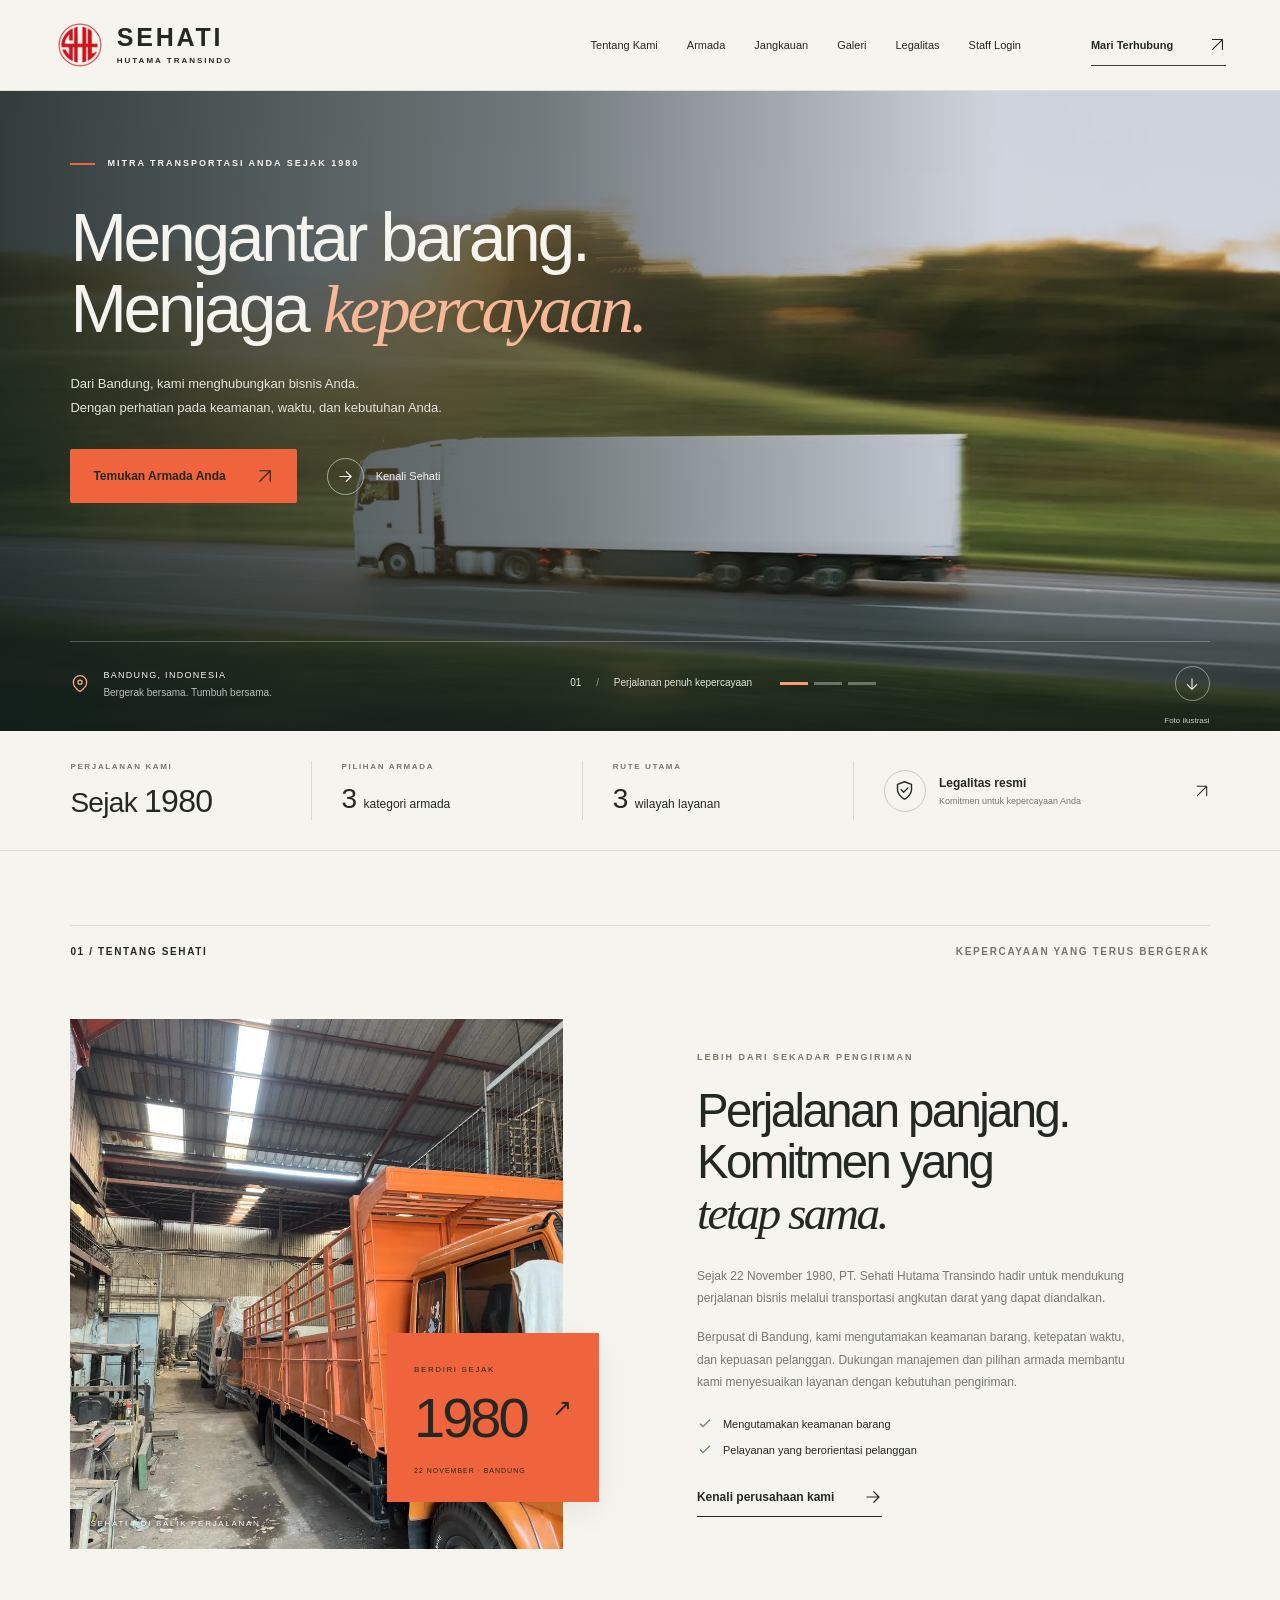
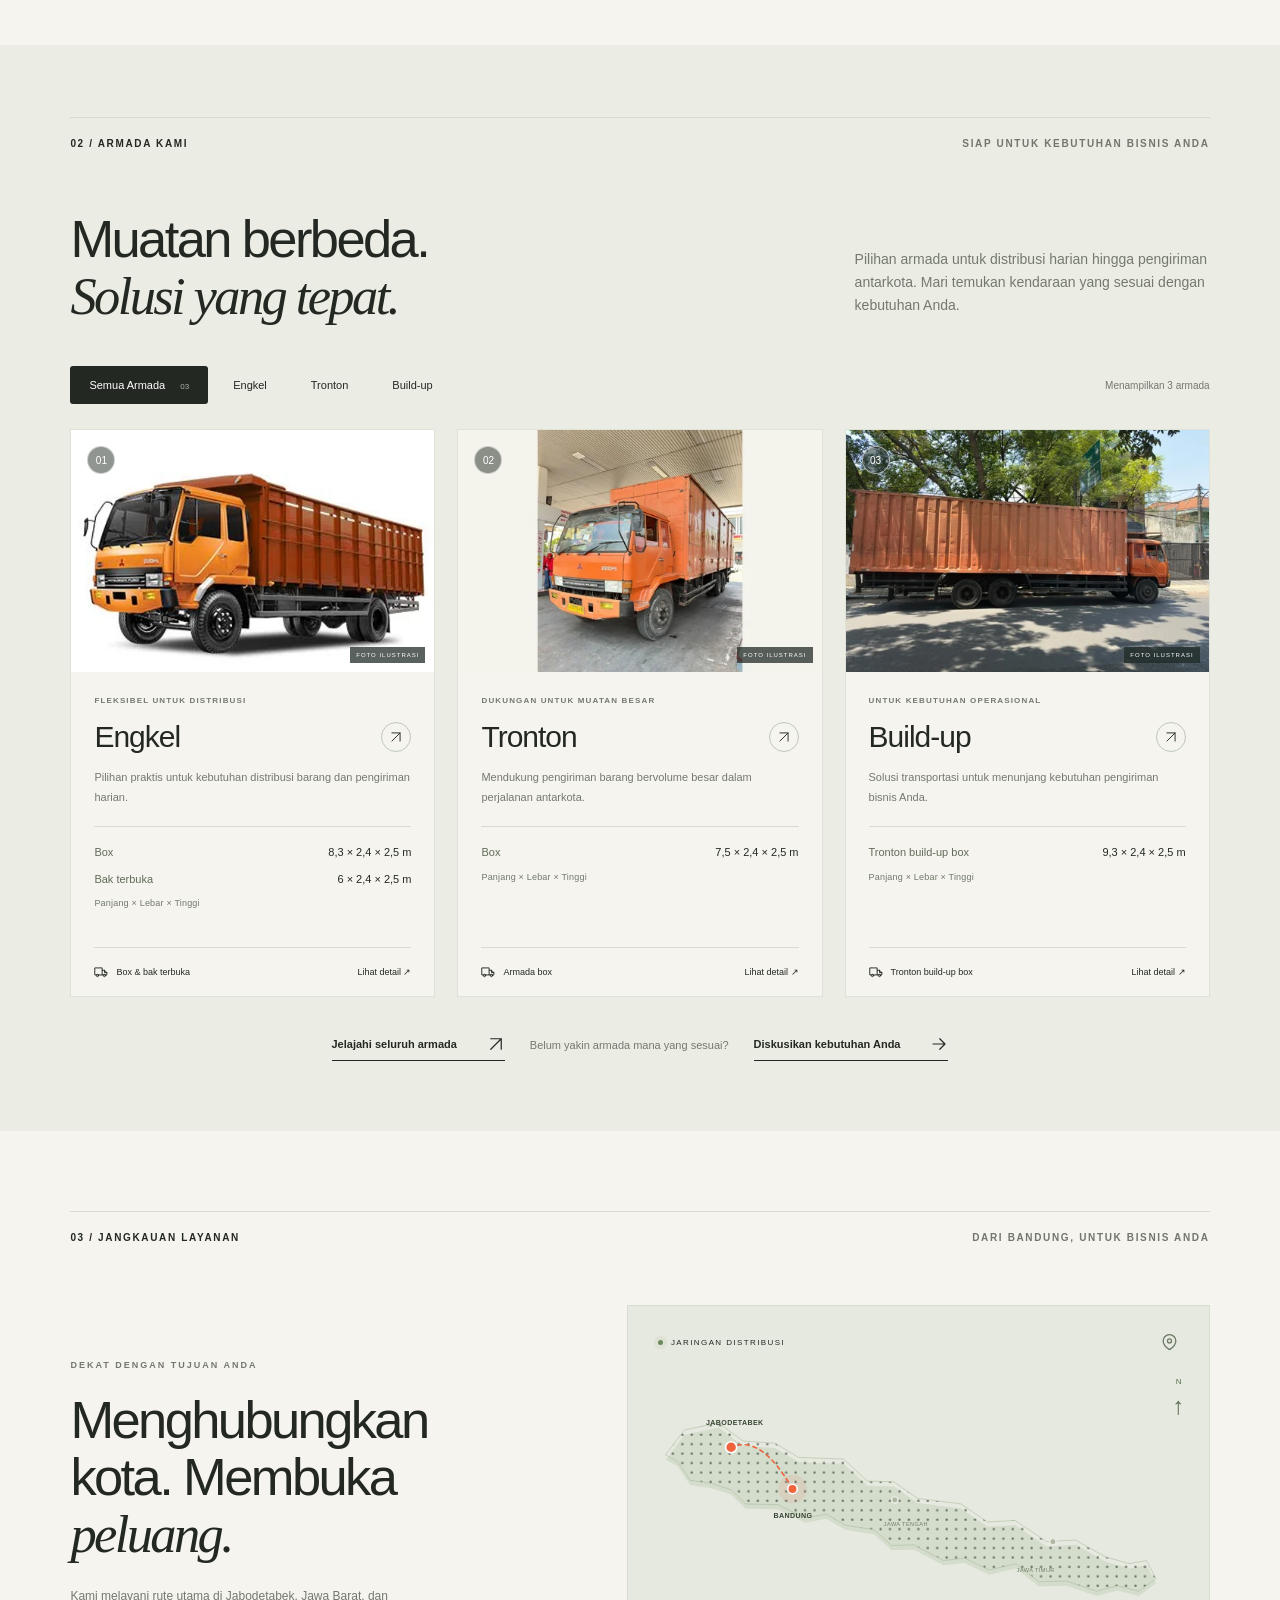
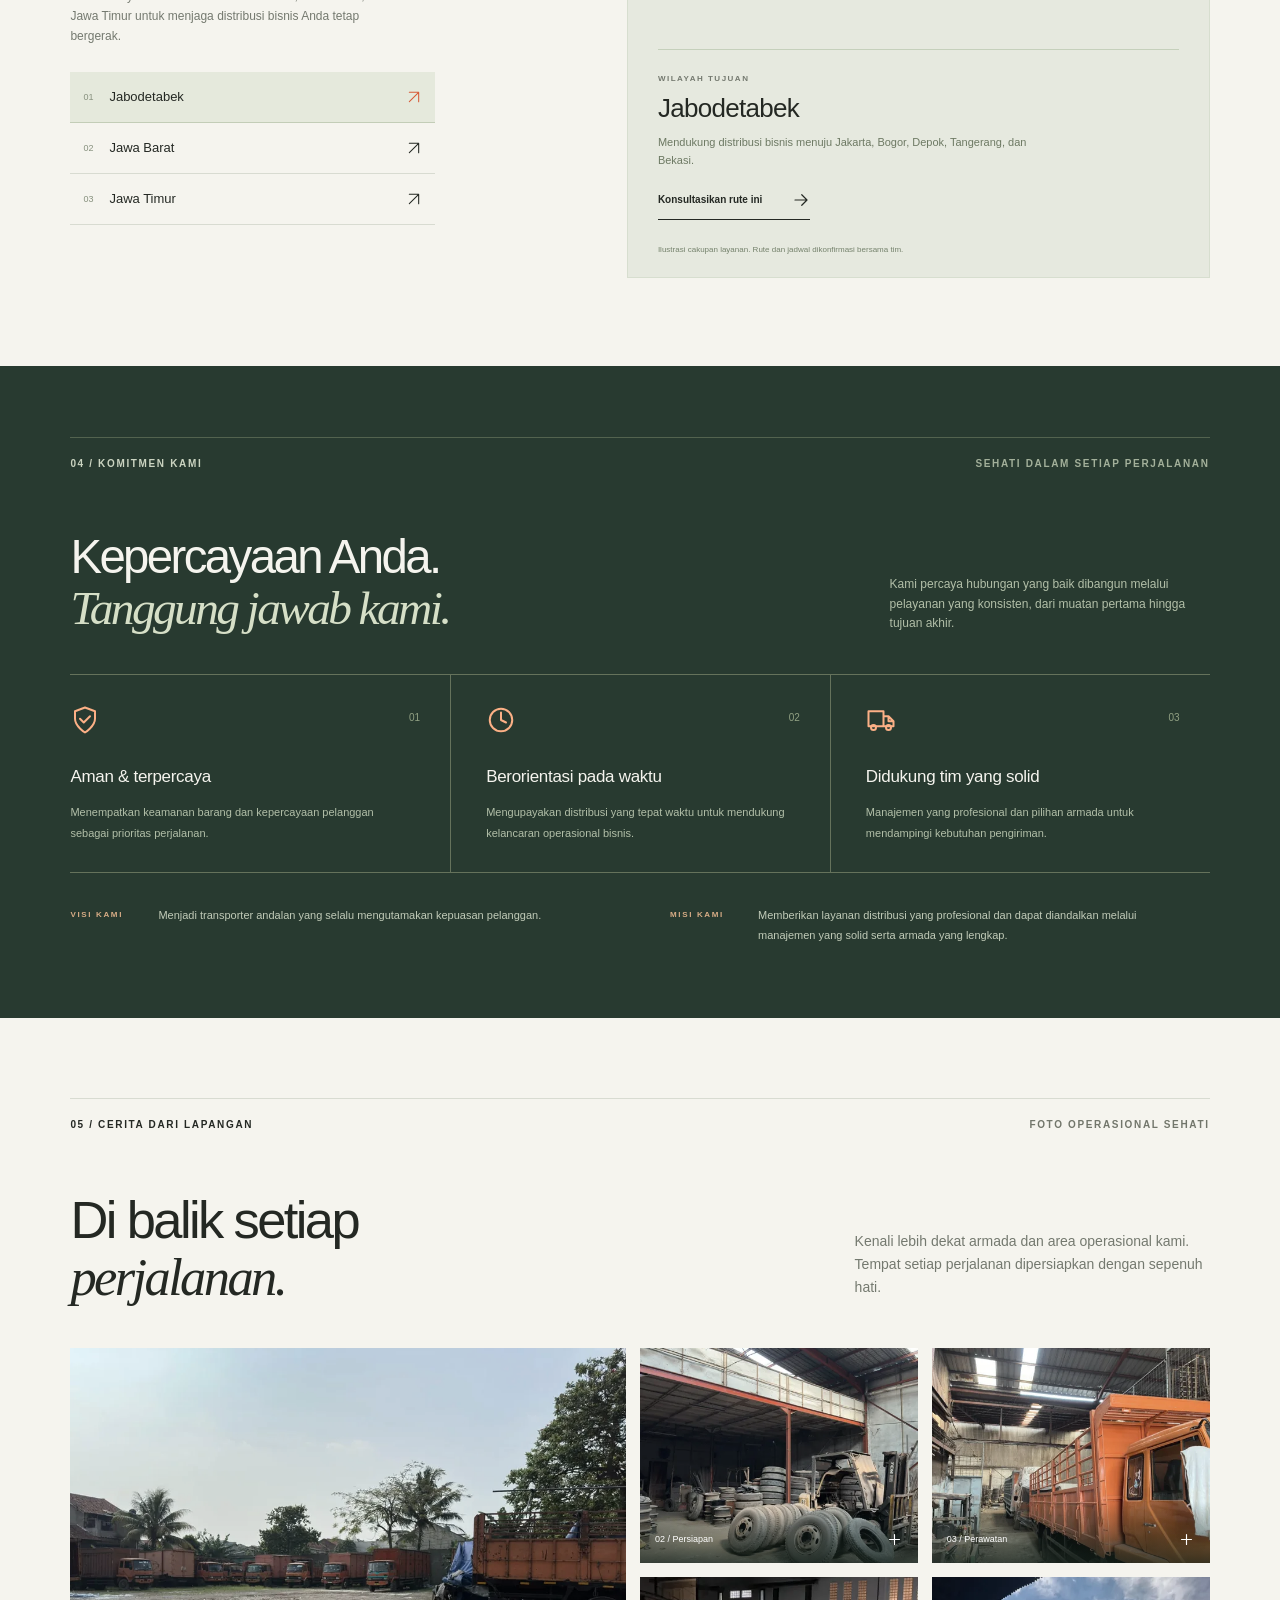
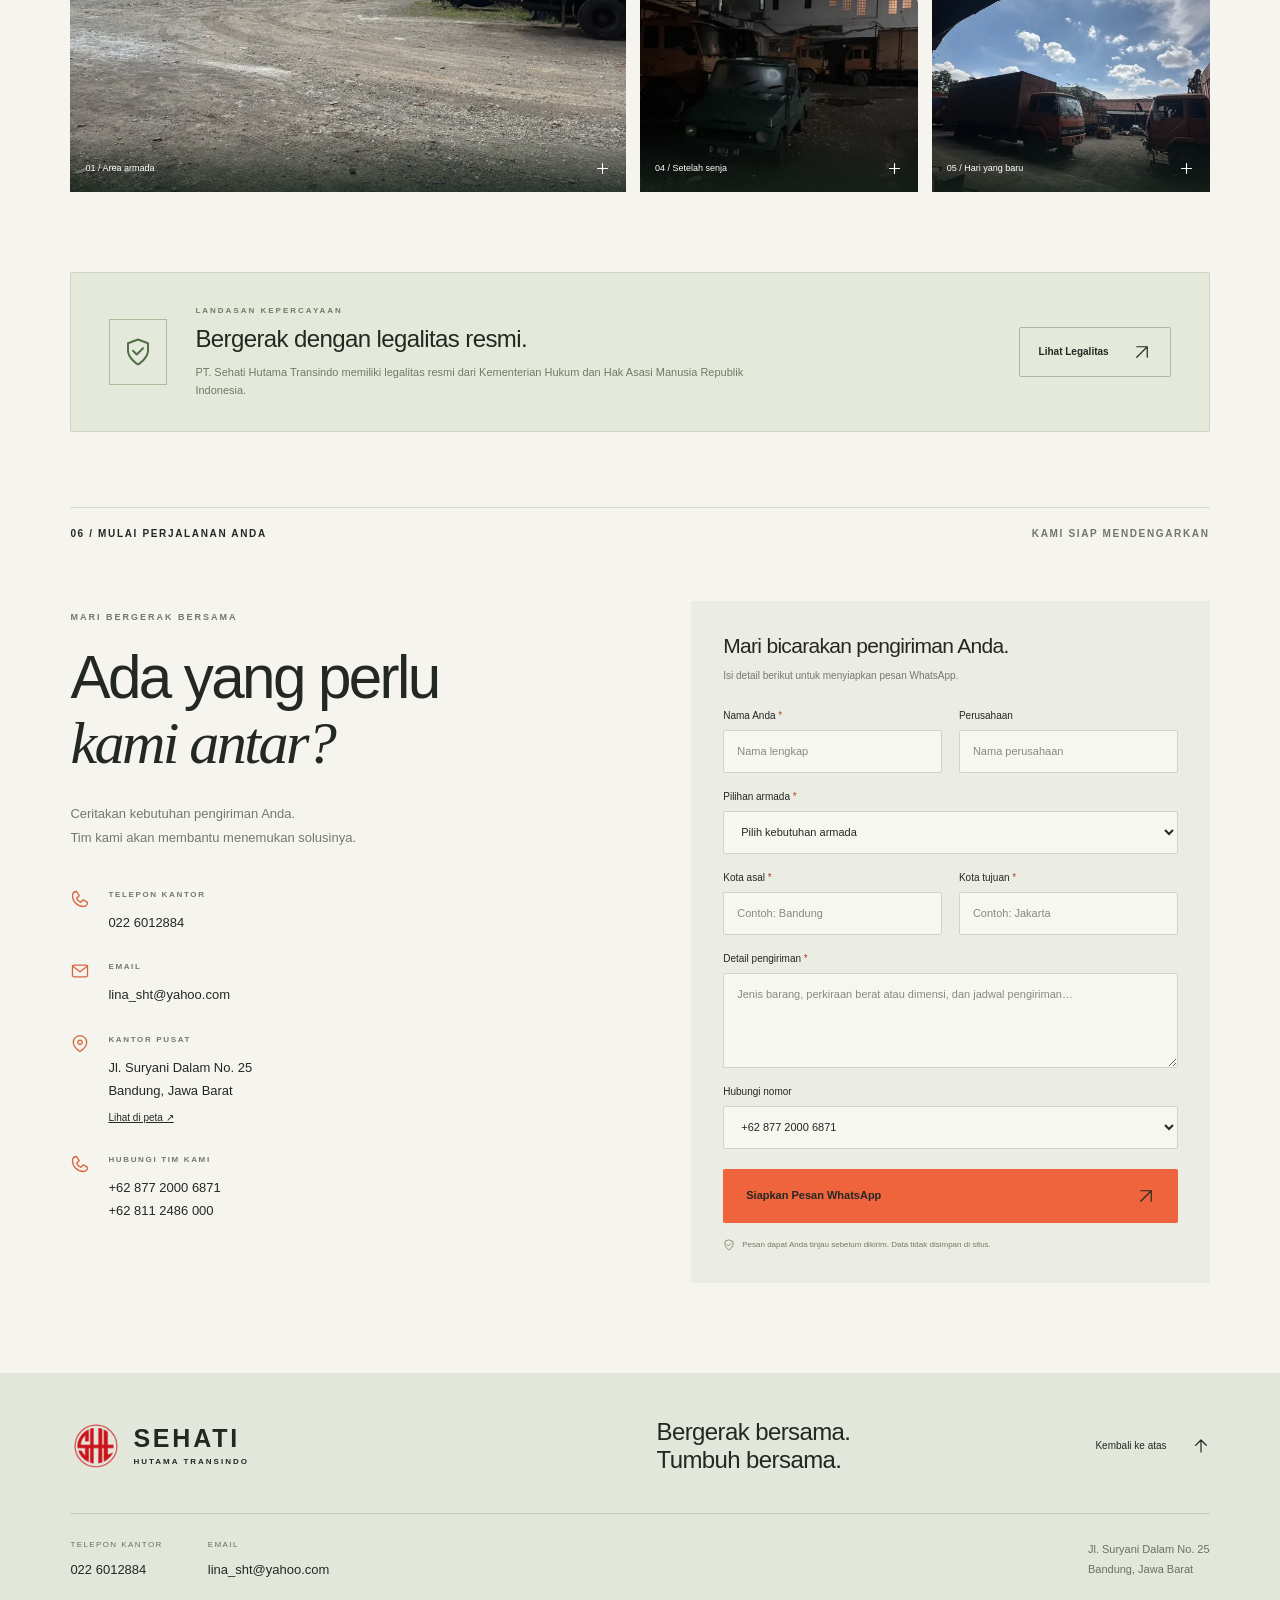
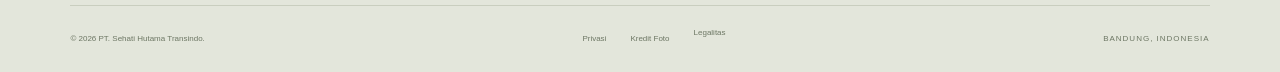
<file: sehati-transindo/index.html>
<!doctype html>
<html lang="id">
<head>
  <meta charset="utf-8">
  <meta name="viewport" content="width=device-width, initial-scale=1">
  <meta name="theme-color" content="#eeeee7">
  <meta name="description" content="PT. Sehati Hutama Transindo. Mitra transportasi angkutan darat sejak 1980, berbasis di Bandung. Armada engkel, tronton, dan build-up untuk Jabodetabek, Jawa Barat, dan Jawa Timur.">
  <title>Sehati Hutama Transindo — Bergerak Bersama, Sejak 1980</title>
  <link rel="icon" type="image/png" href="assets/sehati-favicon.png">
  <link rel="preload" as="image" href="assets/images/hero-1600.webp" imagesrcset="assets/images/hero-800.webp 800w, assets/images/hero-1600.webp 1600w" imagesizes="100vw">
  <link rel="stylesheet" href="styles.css">
  <link rel="stylesheet" href="company.css">
  <script src="config.js?v=fleet20260922" defer></script>
  <script src="app.js?v=fleet20260922" defer></script>
</head>
<body>
  <svg class="svg-library" xmlns="http://www.w3.org/2000/svg" aria-hidden="true"><defs>
    <symbol id="arrow" viewBox="0 0 24 24"><path d="M4 12h15M13 5l7 7-7 7"/></symbol>
    <symbol id="diagonal" viewBox="0 0 24 24"><path d="M5 19 19 5M5 5h14v14"/></symbol>
    <symbol id="pin" viewBox="0 0 24 24"><path d="M20 10c0 6-8 11-8 11S4 16 4 10a8 8 0 1 1 16 0Z"/><circle cx="12" cy="10" r="2.5"/></symbol>
    <symbol id="truck" viewBox="0 0 24 24"><path d="M2 5h12v12H2zM14 9h4l4 4v4h-8M18 9v4h4"/><circle cx="6" cy="18" r="2"/><circle cx="18" cy="18" r="2"/></symbol>
    <symbol id="shield" viewBox="0 0 24 24"><path d="m12 2 8 3v6c0 6-8 11-8 11S4 17 4 11V5Z"/><path d="m8 11 3 3 5-5"/></symbol>
    <symbol id="clock" viewBox="0 0 24 24"><circle cx="12" cy="12" r="9"/><path d="M12 6v6l4 2"/></symbol>
    <symbol id="check" viewBox="0 0 24 24"><path d="m5 12 4 4L19 6"/></symbol>
    <symbol id="close" viewBox="0 0 24 24"><path d="m6 6 12 12M6 18 18 6"/></symbol>
    <symbol id="phone" viewBox="0 0 24 24"><path d="m8 3 3 5-3 3c1 3 2 4 5 5l3-3 5 3c0 4-2 5-5 5C9 21 3 15 3 8c0-3 1-5 5-5Z"/></symbol>
    <symbol id="document" viewBox="0 0 24 24"><path d="M5 2h9l5 5v15H5zM14 2v6h5M8 12h8M8 16h8"/></symbol>
    <symbol id="plus" viewBox="0 0 24 24"><path d="M12 5v14M5 12h14"/></symbol>
    <symbol id="mail" viewBox="0 0 24 24"><rect x="3" y="5" width="18" height="14" rx="2"/><path d="m3 6 9 7 9-7"/></symbol>
  </defs></svg>
  <a class="skip-link" href="#main">Lewati ke konten</a>
  <header class="site-header">
    <a class="brand" href="#beranda" aria-label="Sehati Hutama Transindo, beranda">
      <img class="brand-logo" src="assets/sehati-logo.webp" width="52" height="52" alt="">
      <span class="brand-type">SEHATI<span>HUTAMA TRANSINDO</span></span>
    </a>
    <nav class="desktop-nav" aria-label="Navigasi utama">
      <a href="tentang.html">Tentang Kami</a><a href="armada.html">Armada</a><a href="jangkauan.html">Jangkauan</a><a href="galeri.html">Galeri</a><a href="legalitas.html">Legalitas</a>
    <a class="staff-login" href="/admin/">Staff Login</a></nav>
    <a class="header-contact" href="kontak.html">Mari Terhubung <svg><use href="#diagonal"/></svg></a>
    <button class="menu-toggle" aria-label="Buka menu" aria-expanded="false" aria-controls="mobile-nav"><span></span><span></span></button>
    <nav id="mobile-nav" class="mobile-nav" aria-label="Navigasi seluler" hidden><a href="tentang.html">Tentang Kami</a><a href="armada.html">Armada</a><a href="jangkauan.html">Jangkauan</a><a href="galeri.html">Galeri</a><a href="legalitas.html">Legalitas</a><a href="kontak.html">Hubungi Kami</a><a class="staff-login" href="/admin/">Staff Login</a></nav>
  </header>
  <main id="main">
    <section id="beranda" class="hero" aria-roledescription="carousel" aria-label="Perkenalan Sehati Transindo">
      <img class="hero-photo" id="hero-photo" src="assets/images/hero-1600.webp" srcset="assets/images/hero-800.webp 800w, assets/images/hero-1600.webp 1600w" sizes="100vw" width="1600" height="1067" alt="Truk angkutan barang melintasi jalan saat matahari terbenam, foto ilustrasi" fetchpriority="high">
      <div class="hero-shade"></div>
      <div class="hero-content">
        <p class="eyebrow light"><span class="orange-line"></span> MITRA TRANSPORTASI ANDA SEJAK 1980</p>
        <h1>Mengantar barang.<br> Menjaga <em>kepercayaan.</em></h1>
        <p class="hero-description">Dari Bandung, kami menghubungkan bisnis Anda.<br> Dengan perhatian pada keamanan, waktu, dan kebutuhan Anda.</p>
        <div class="hero-actions"><a class="button orange" href="#armada">Temukan Armada Anda <svg><use href="#diagonal"/></svg></a><a class="hero-story" href="#tentang"><span class="circle-arrow"><svg><use href="#arrow"/></svg></span> Kenali Sehati</a></div>
      </div>
      <div class="hero-footer">
        <div class="hero-location"><svg><use href="#pin"/></svg><span>BANDUNG, INDONESIA <small>Bergerak bersama. Tumbuh bersama.</small></span></div>
        <div class="hero-slides"><p id="slide-caption" aria-live="polite">01 <span>/</span> Perjalanan penuh kepercayaan</p><div class="slide-buttons"><button class="slide-dot active" aria-label="Tampilkan foto perjalanan" aria-pressed="true" data-slide="0"></button><button class="slide-dot" aria-label="Tampilkan foto armada perusahaan" aria-pressed="false" data-slide="1"></button><button class="slide-dot" aria-label="Tampilkan foto perawatan armada" aria-pressed="false" data-slide="2"></button></div></div>
        <a class="scroll-cue" href="#tentang" aria-label="Jelajahi bagian tentang kami"><svg><use href="#arrow"/></svg></a>
      </div>
      <span class="hero-image-note" id="hero-image-note">Foto ilustrasi</span>
    </section>
    <div class="credentials-strip" aria-label="Fakta perusahaan"><div><span class="mini-label">PERJALANAN KAMI</span><strong>Sejak <b>1980</b></strong></div><div><span class="mini-label">PILIHAN ARMADA</span><strong>3 <span>kategori armada</span></strong></div><div><span class="mini-label">RUTE UTAMA</span><strong>3 <span>wilayah layanan</span></strong></div><a href="#legalitas"><span class="strip-shield"><svg><use href="#shield"/></svg></span><span>Legalitas resmi<small>Komitmen untuk kepercayaan Anda</small></span><svg class="strip-arrow"><use href="#diagonal"/></svg></a></div>

    <section id="tentang" class="section about-section">
      <div class="section-kicker"><span>01 / TENTANG SEHATI</span><span>KEPERCAYAAN YANG TERUS BERGERAK</span></div>
      <div class="about-grid">
        <div class="about-visual reveal"><img src="assets/images/operations-3-960.webp" srcset="assets/images/operations-3-480.webp 480w, assets/images/operations-3-960.webp 960w" sizes="(max-width: 760px) 90vw, 42vw" width="960" height="1280" alt="Truk oranye Sehati di area bengkel perusahaan" loading="lazy" decoding="async"><span class="image-index">SEHATI / DI BALIK PERJALANAN</span><div class="since-badge"><span>BERDIRI SEJAK</span><strong>1980<span>↗</span></strong><small>22 NOVEMBER · BANDUNG</small></div></div>
        <div class="about-copy reveal"><p class="eyebrow">LEBIH DARI SEKADAR PENGIRIMAN</p><h2>Perjalanan panjang.<br> Komitmen yang<br> <em>tetap sama.</em></h2><p>Sejak 22 November 1980, PT. Sehati Hutama Transindo hadir untuk mendukung perjalanan bisnis melalui transportasi angkutan darat yang dapat diandalkan.</p><p>Berpusat di Bandung, kami mengutamakan keamanan barang, ketepatan waktu, dan kepuasan pelanggan. Dukungan manajemen dan pilihan armada membantu kami menyesuaikan layanan dengan kebutuhan pengiriman.</p><div class="about-principles"><span><svg><use href="#check"/></svg>Mengutamakan keamanan barang</span><span><svg><use href="#check"/></svg>Pelayanan yang berorientasi pelanggan</span></div><a class="text-link" href="tentang.html">Kenali perusahaan kami <svg><use href="#arrow"/></svg></a></div>
      </div>
    </section>

    <section id="armada" class="section fleet-section">
      <div class="section-kicker"><span>02 / ARMADA KAMI</span><span>SIAP UNTUK KEBUTUHAN BISNIS ANDA</span></div>
      <div class="section-heading reveal"><h2>Muatan berbeda.<br> <em>Solusi yang tepat.</em></h2><p>Pilihan armada untuk distribusi harian hingga pengiriman antarkota. Mari temukan kendaraan yang sesuai dengan kebutuhan Anda.</p></div>
      <div class="fleet-toolbar"><div class="filter-group" role="group" aria-label="Filter kategori armada"><button class="filter active" data-filter="all" aria-pressed="true">Semua Armada <span>03</span></button><button class="filter" data-filter="engkel" aria-pressed="false">Engkel</button><button class="filter" data-filter="tronton" aria-pressed="false">Tronton</button><button class="filter" data-filter="buildup" aria-pressed="false">Build-up</button></div><span class="fleet-count" id="fleet-count" aria-live="polite">Menampilkan 3 armada</span></div>
      <div class="fleet-grid" id="fleet-grid">
        <article class="fleet-card" data-category="engkel"><button class="fleet-open" data-fleet="engkel" aria-label="Lihat detail armada Engkel"><div class="fleet-image"><img src="assets/images/engkel-800.webp?v=fleet20260922" srcset="assets/images/engkel-480.webp?v=fleet20260922 480w, assets/images/engkel-800.webp?v=fleet20260922 800w" sizes="(max-width: 680px) 90vw, 32vw" width="800" height="600" alt="Fuso Engkel sebagai foto ilustrasi kategori Engkel" loading="lazy" decoding="async"><span class="fleet-number">01</span><span class="image-disclaimer">FOTO ILUSTRASI</span></div><div class="fleet-card-body"><span class="mini-label">FLEKSIBEL UNTUK DISTRIBUSI</span><div class="fleet-title"><h3>Engkel</h3><span class="card-arrow"><svg><use href="#diagonal"/></svg></span></div><p>Pilihan praktis untuk kebutuhan distribusi barang dan pengiriman harian.</p><span class="fleet-dimensions"><span><b>Box</b><span>8,3 × 2,4 × 2,5 m</span></span><span><b>Bak terbuka</b><span>6 × 2,4 × 2,5 m</span></span><small>Panjang × Lebar × Tinggi</small></span><span class="fleet-footer"><svg><use href="#truck"/></svg> Box & bak terbuka <span>Lihat detail ↗</span></span></div></button></article>
        <article class="fleet-card" data-category="tronton"><button class="fleet-open" data-fleet="tronton" aria-label="Lihat detail armada Tronton"><div class="fleet-image"><img src="assets/images/tronton-800.webp?v=fleet20260922" srcset="assets/images/tronton-480.webp?v=fleet20260922 480w, assets/images/tronton-800.webp?v=fleet20260922 800w" sizes="(max-width: 680px) 90vw, 32vw" width="800" height="600" alt="Fuso Tronton sebagai foto ilustrasi kategori Tronton" loading="lazy" decoding="async"><span class="fleet-number">02</span><span class="image-disclaimer">FOTO ILUSTRASI</span></div><div class="fleet-card-body"><span class="mini-label">DUKUNGAN UNTUK MUATAN BESAR</span><div class="fleet-title"><h3>Tronton</h3><span class="card-arrow"><svg><use href="#diagonal"/></svg></span></div><p>Mendukung pengiriman barang bervolume besar dalam perjalanan antarkota.</p><span class="fleet-dimensions"><span><b>Box</b><span>7,5 × 2,4 × 2,5 m</span></span><small>Panjang × Lebar × Tinggi</small></span><span class="fleet-footer"><svg><use href="#truck"/></svg> Armada box <span>Lihat detail ↗</span></span></div></button></article>
        <article class="fleet-card" data-category="buildup"><button class="fleet-open" data-fleet="buildup" aria-label="Lihat detail armada Build-up"><div class="fleet-image"><img src="assets/images/buildup-800.webp?v=fleet20260922" srcset="assets/images/buildup-480.webp?v=fleet20260922 480w, assets/images/buildup-800.webp?v=fleet20260922 800w" sizes="(max-width: 680px) 90vw, 32vw" width="800" height="600" alt="Fuso Build-up sebagai foto ilustrasi kategori Build-up" loading="lazy" decoding="async"><span class="fleet-number">03</span><span class="image-disclaimer">FOTO ILUSTRASI</span></div><div class="fleet-card-body"><span class="mini-label">UNTUK KEBUTUHAN OPERASIONAL</span><div class="fleet-title"><h3>Build-up</h3><span class="card-arrow"><svg><use href="#diagonal"/></svg></span></div><p>Solusi transportasi untuk menunjang kebutuhan pengiriman bisnis Anda.</p><span class="fleet-dimensions"><span><b>Tronton build-up box</b><span>9,3 × 2,4 × 2,5 m</span></span><small>Panjang × Lebar × Tinggi</small></span><span class="fleet-footer"><svg><use href="#truck"/></svg> Tronton build-up box <span>Lihat detail ↗</span></span></div></button></article>
      </div>
      <div class="fleet-bottom"><a class="text-link" href="armada.html">Jelajahi seluruh armada <svg><use href="#diagonal"/></svg></a><p>Belum yakin armada mana yang sesuai?</p><a class="text-link" href="#kontak">Diskusikan kebutuhan Anda <svg><use href="#arrow"/></svg></a></div>
    </section>

    <section id="jangkauan" class="section coverage-section">
      <div class="section-kicker"><span>03 / JANGKAUAN LAYANAN</span><span>DARI BANDUNG, UNTUK BISNIS ANDA</span></div>
      <div class="coverage-grid"><div class="coverage-copy reveal"><p class="eyebrow">DEKAT DENGAN TUJUAN ANDA</p><h2>Menghubungkan<br> kota. Membuka<br> <em>peluang.</em></h2><p>Kami melayani rute utama di Jabodetabek, Jawa Barat, dan Jawa Timur untuk menjaga distribusi bisnis Anda tetap bergerak.</p><div class="region-tabs" role="tablist" aria-label="Wilayah layanan"><button id="tab-jabodetabek" role="tab" aria-selected="true" aria-controls="region-panel" data-region="jabodetabek" tabindex="0"><span>01</span>Jabodetabek<svg><use href="#diagonal"/></svg></button><button id="tab-jabar" role="tab" aria-selected="false" aria-controls="region-panel" data-region="jabar" tabindex="-1"><span>02</span>Jawa Barat<svg><use href="#diagonal"/></svg></button><button id="tab-jatim" role="tab" aria-selected="false" aria-controls="region-panel" data-region="jatim" tabindex="-1"><span>03</span>Jawa Timur<svg><use href="#diagonal"/></svg></button></div></div>
      <div class="map-card reveal"><div class="map-top"><span class="map-status"><i></i> JARINGAN DISTRIBUSI</span><svg><use href="#pin"/></svg></div><div class="map-art"><svg class="java-map" viewBox="0 0 700 350" role="img" aria-label="Ilustrasi skematis rute dari Bandung menuju Jabodetabek, Jawa Barat, dan Jawa Timur"><defs><pattern id="mapdots" width="12" height="12" patternUnits="userSpaceOnUse"><circle cx="2" cy="2" r="1.5" fill="#667264"/></pattern></defs><path class="java-shadow" d="m53 80 43-9 31 23 41 3 30 18 57 2 30 28 34 1 30 21 55 7 34 23 35-2 40 27 37-2 37 21 31 9 22-4 12 23-22 16-27-7-26 7-39-13-35 1-29-23-34 8-31-15-27 3-38-20-28 1-22-20-37-6-24-14-27 5-34-17-42-1-18-18-25-8-27-4-16-24-15-8z"/><path class="java-land" d="m53 80 43-9 31 23 41 3 30 18 57 2 30 28 34 1 30 21 55 7 34 23 35-2 40 27 37-2 37 21 31 9 22-4 12 23-22 16-27-7-26 7-39-13-35 1-29-23-34 8-31-15-27 3-38-20-28 1-22-20-37-6-24-14-27 5-34-17-42-1-18-18-25-8-27-4-16-24-15-8z"/><path class="map-route" id="route-line" d="M190 155 Q150 85 112 102"/><circle class="map-halo" cx="190" cy="155" r="18"/><circle class="map-base" cx="190" cy="155" r="6"/><text x="166" y="192" class="map-city">BANDUNG</text><circle class="map-destination" id="map-destination" cx="112" cy="102" r="7"/><text id="destination-label" x="80" y="74" class="map-city destination-label">JABODETABEK</text><circle class="map-dot" cx="320" cy="169" r="4"/><circle class="map-dot" cx="521" cy="222" r="4"/><text x="306" y="202" class="map-muted">JAWA TENGAH</text><text x="475" y="260" class="map-muted">JAWA TIMUR</text></svg><span class="map-compass">N <span>↑</span></span></div><div id="region-panel" role="tabpanel" aria-labelledby="tab-jabodetabek" tabindex="0"><span class="mini-label">WILAYAH TUJUAN</span><h3 id="region-title">Jabodetabek</h3><p id="region-description">Mendukung distribusi bisnis menuju Jakarta, Bogor, Depok, Tangerang, dan Bekasi.</p><a class="text-link" id="region-cta" href="#kontak">Konsultasikan rute ini <svg><use href="#arrow"/></svg></a></div><p class="map-note">Ilustrasi cakupan layanan. Rute dan jadwal dikonfirmasi bersama tim.</p></div></div>
    </section>

    <section id="komitmen" class="section commitment-section"><div class="section-kicker"><span>04 / KOMITMEN KAMI</span><span>SEHATI DALAM SETIAP PERJALANAN</span></div><div class="commitment-heading reveal"><h2>Kepercayaan Anda.<br> <em>Tanggung jawab kami.</em></h2><p>Kami percaya hubungan yang baik dibangun melalui pelayanan yang konsisten, dari muatan pertama hingga tujuan akhir.</p></div><div class="values-grid"><article class="value-card reveal"><svg><use href="#shield"/></svg><span>01</span><h3>Aman & terpercaya</h3><p>Menempatkan keamanan barang dan kepercayaan pelanggan sebagai prioritas perjalanan.</p></article><article class="value-card reveal"><svg><use href="#clock"/></svg><span>02</span><h3>Berorientasi pada waktu</h3><p>Mengupayakan distribusi yang tepat waktu untuk mendukung kelancaran operasional bisnis.</p></article><article class="value-card reveal"><svg><use href="#truck"/></svg><span>03</span><h3>Didukung tim yang solid</h3><p>Manajemen yang profesional dan pilihan armada untuk mendampingi kebutuhan pengiriman.</p></article></div><div class="vision-mission"><div><span class="mini-label">VISI KAMI</span><p>Menjadi transporter andalan yang selalu mengutamakan kepuasan pelanggan.</p></div><div><span class="mini-label">MISI KAMI</span><p>Memberikan layanan distribusi yang profesional dan dapat diandalkan melalui manajemen yang solid serta armada yang lengkap.</p></div></div></section>

    <section id="galeri" class="section gallery-section"><div class="section-kicker"><span>05 / CERITA DARI LAPANGAN</span><span>FOTO OPERASIONAL SEHATI</span></div><div class="section-heading reveal"><h2>Di balik setiap<br> <em>perjalanan.</em></h2><p>Kenali lebih dekat armada dan area operasional kami. Tempat setiap perjalanan dipersiapkan dengan sepenuh hati.</p></div><div class="gallery-grid"><button class="gallery-item gallery-wide" data-gallery="0" aria-label="Perbesar foto area armada"><img src="assets/images/operations-1-960.webp" srcset="assets/images/operations-1-480.webp 480w, assets/images/operations-1-960.webp 960w" sizes="(max-width:760px) 90vw, 50vw" width="960" height="720" alt="Deretan truk oranye di area armada Sehati" loading="lazy" decoding="async"><span>01 / Area armada <svg><use href="#plus"/></svg></span></button><button class="gallery-item" data-gallery="1" aria-label="Perbesar foto area perawatan"><img src="assets/images/operations-2-480.webp" width="480" height="640" alt="Area bengkel dengan persediaan ban dan perlengkapan perawatan" loading="lazy" decoding="async"><span>02 / Persiapan <svg><use href="#plus"/></svg></span></button><button class="gallery-item" data-gallery="2" aria-label="Perbesar foto truk di bengkel"><img src="assets/images/operations-3-480.webp" width="480" height="640" alt="Truk oranye di dalam bengkel perusahaan" loading="lazy" decoding="async"><span>03 / Perawatan <svg><use href="#plus"/></svg></span></button><button class="gallery-item" data-gallery="3" aria-label="Perbesar foto area operasional malam"><img src="assets/images/operations-4-480.webp" width="480" height="853" alt="Area armada perusahaan pada malam hari" loading="lazy" decoding="async"><span>04 / Setelah senja <svg><use href="#plus"/></svg></span></button><button class="gallery-item" data-gallery="4" aria-label="Perbesar foto halaman operasional"><img src="assets/images/operations-5-480.webp" width="480" height="640" alt="Halaman operasional dan truk di bawah langit biru" loading="lazy" decoding="async"><span>05 / Hari yang baru <svg><use href="#plus"/></svg></span></button></div></section>

    <section id="legalitas" class="legal-section"><div class="legal-icon"><svg><use href="#shield"/></svg></div><div><p class="eyebrow">LANDASAN KEPERCAYAAN</p><h2>Bergerak dengan legalitas resmi.</h2><p>PT. Sehati Hutama Transindo memiliki legalitas resmi dari Kementerian Hukum dan Hak Asasi Manusia Republik Indonesia.</p></div><button class="button outline-dark" id="open-licenses">Lihat Legalitas <svg><use href="#diagonal"/></svg></button></section>

    <section id="kontak" class="section contact-section"><div class="section-kicker"><span>06 / MULAI PERJALANAN ANDA</span><span>KAMI SIAP MENDENGARKAN</span></div><div class="contact-grid"><div class="contact-copy reveal"><p class="eyebrow">MARI BERGERAK BERSAMA</p><h2>Ada yang perlu<br> <em>kami antar?</em></h2><p>Ceritakan kebutuhan pengiriman Anda.<br> Tim kami akan membantu menemukan solusinya.</p><div class="contact-details"><div><svg aria-hidden="true"><use href="#phone"/></svg><div><span class="mini-label">TELEPON KANTOR</span><a href="tel:+62226012884">022 6012884</a></div></div><div><svg aria-hidden="true"><use href="#mail"/></svg><div><span class="mini-label">EMAIL</span><a href="mailto:lina_sht@yahoo.com">lina_sht@yahoo.com</a></div></div><div><svg><use href="#pin"/></svg><div><span class="mini-label">KANTOR PUSAT</span><address>Jl. Suryani Dalam No. 25<br> Bandung, Jawa Barat</address><a href="https://www.google.com/maps/search/?api=1&query=Jl.%20Suryani%20Dalam%20No.%2025%2C%20Bandung" target="_blank" rel="noopener noreferrer">Lihat di peta ↗</a></div></div><div><svg><use href="#phone"/></svg><div><span class="mini-label">HUBUNGI TIM KAMI</span><a href="tel:+6287720006871">+62 877 2000 6871</a><a href="tel:+628112486000">+62 811 2486 000</a></div></div></div></div>
      <form class="quote-form" id="quote-form" inert><h3>Mari bicarakan pengiriman Anda.</h3><p>Isi detail berikut untuk menyiapkan pesan WhatsApp.</p><div class="form-row"><div class="field"><label for="name">Nama Anda <span>*</span></label><input id="name" name="name" autocomplete="name" placeholder="Nama lengkap" required maxlength="80"></div><div class="field"><label for="company">Perusahaan</label><input id="company" name="company" autocomplete="organization" placeholder="Nama perusahaan" maxlength="100"></div></div><div class="field"><label for="fleet">Pilihan armada <span>*</span></label><select id="fleet" name="fleet" required><option value="">Pilih kebutuhan armada</option><option>Engkel</option><option>Tronton</option><option>Build-up</option><option>Butuh rekomendasi</option></select></div><div class="form-row"><div class="field"><label for="origin">Kota asal <span>*</span></label><input id="origin" name="origin" placeholder="Contoh: Bandung" required maxlength="80"></div><div class="field"><label for="destination">Kota tujuan <span>*</span></label><input id="destination" name="destination" placeholder="Contoh: Jakarta" required maxlength="80"></div></div><div class="field"><label for="message">Detail pengiriman <span>*</span></label><textarea id="message" name="message" placeholder="Jenis barang, perkiraan berat atau dimensi, dan jadwal pengiriman…" required rows="3" maxlength="1600"></textarea></div><div class="field"><label for="contact-person">Hubungi nomor</label><select id="contact-person" name="contact-person"><option value="6287720006871">+62 877 2000 6871</option><option value="628112486000">+62 811 2486 000</option></select></div><button class="button orange" type="submit">Siapkan Pesan WhatsApp <svg><use href="#diagonal"/></svg></button><small class="form-note"><svg><use href="#shield"/></svg> Pesan dapat Anda tinjau sebelum dikirim. Data tidak disimpan di situs.</small></form></div></section>
  </main>
  <footer class="site-footer"><div class="footer-top"><a class="brand" href="#beranda"><img class="brand-logo" src="assets/sehati-logo.webp" width="52" height="52" alt=""><span class="brand-type">SEHATI<span>HUTAMA TRANSINDO</span></span></a><p>Bergerak bersama.<br> Tumbuh bersama.</p><a class="back-top" href="#beranda">Kembali ke atas <svg><use href="#arrow"/></svg></a></div><div class="footer-contacts" aria-label="Kontak kantor"><a href="tel:+62226012884"><span>TELEPON KANTOR</span>022 6012884</a><a href="mailto:lina_sht@yahoo.com"><span>EMAIL</span>lina_sht@yahoo.com</a><span class="footer-address">Jl. Suryani Dalam No. 25<br>Bandung, Jawa Barat</span></div><div class="footer-bottom"><span>© <span id="year">2026</span> PT. Sehati Hutama Transindo.</span><div><button id="privacy-button">Privasi</button><button id="credits-button">Kredit Foto</button><a href="legalitas.html">Legalitas</a></div><span>BANDUNG, INDONESIA</span></div></footer>
  <dialog id="detail-dialog" class="detail-dialog" aria-labelledby="dialog-title"><button class="dialog-close" aria-label="Tutup dialog"><svg><use href="#close"/></svg></button><div id="dialog-body"></div></dialog>
  <dialog id="gallery-dialog" class="gallery-dialog" aria-labelledby="gallery-title"><div class="lightbox-toolbar"><p id="gallery-title">Galeri operasional Sehati</p><div><button id="gallery-zoom" aria-label="Perbesar foto">+ Perbesar</button><button class="dialog-close" aria-label="Tutup galeri"><svg><use href="#close"/></svg></button></div></div><div class="lightbox-stage"><img id="lightbox-image" alt="" width="960" height="1280"></div><div class="lightbox-bottom"><button id="gallery-prev" aria-label="Foto sebelumnya"><svg class="rotate-180"><use href="#arrow"/></svg></button><p id="gallery-caption" aria-live="polite"></p><button id="gallery-next" aria-label="Foto berikutnya"><svg><use href="#arrow"/></svg></button></div></dialog>
  <div id="toast" role="status" aria-live="polite"></div>
  <noscript><style>.quote-form{display:none}</style><div class="noscript-note">Aktifkan JavaScript untuk filter armada dan galeri interaktif. Untuk penawaran, hubungi <a href="tel:+6287720006871">+62 877 2000 6871</a>.</div></noscript>
</body>
</html>
</file>
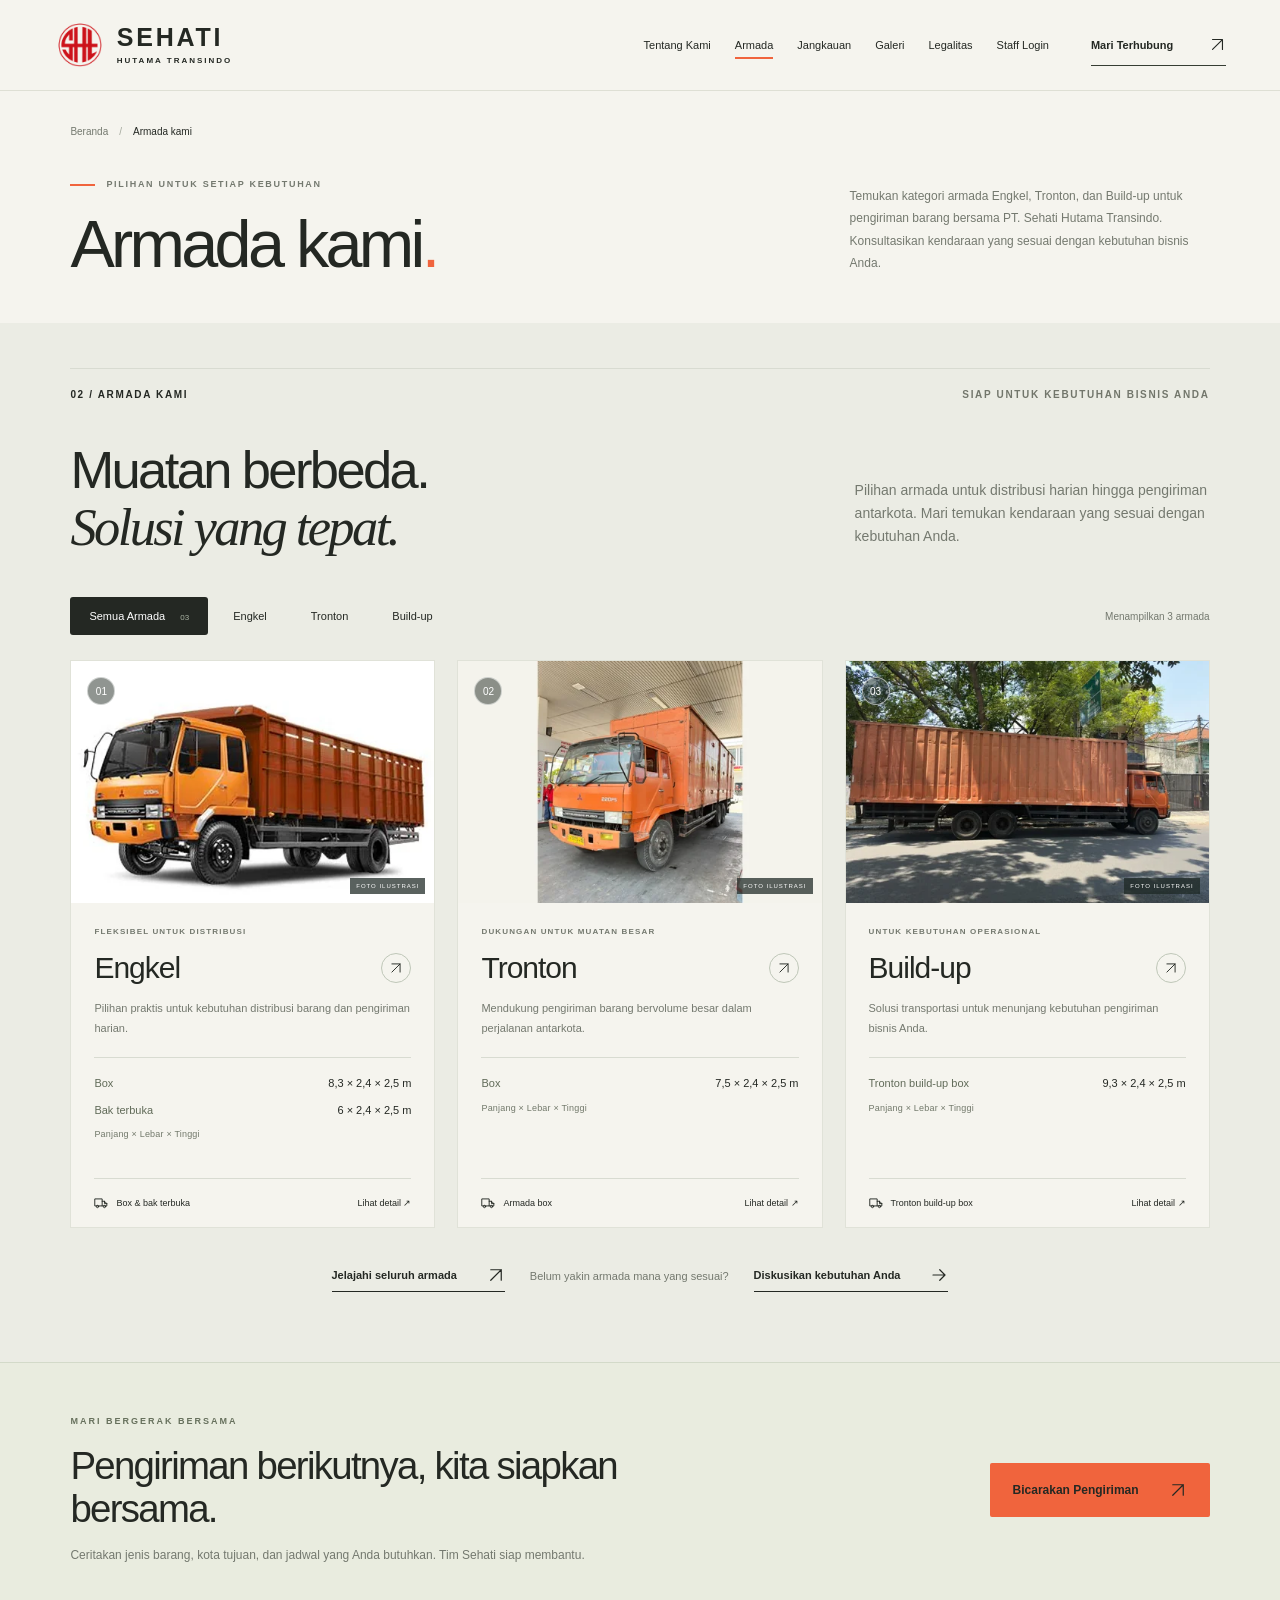
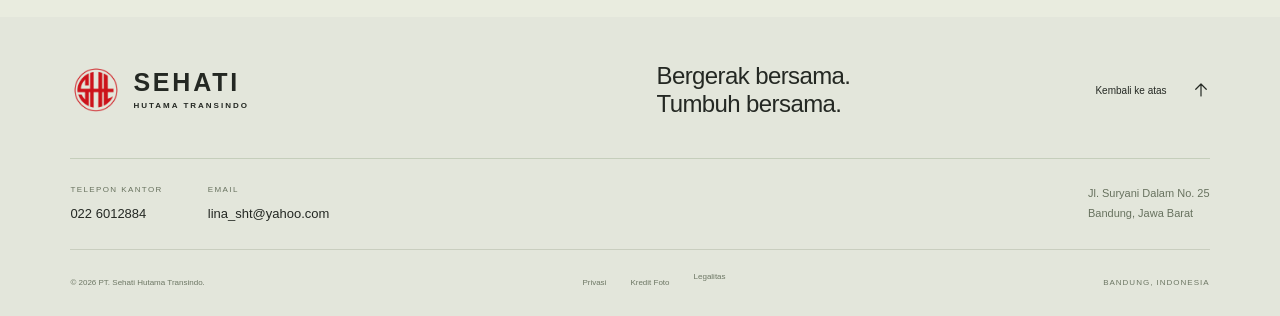
<file: sehati-transindo/armada.html>
<!doctype html>
<html lang="id">
<head>
  <meta charset="utf-8">
  <meta name="viewport" content="width=device-width, initial-scale=1">
  <meta name="theme-color" content="#f5f4ee">
  <meta name="description" content="Temukan kategori armada Engkel, Tronton, dan Build-up untuk pengiriman barang bersama PT. Sehati Hutama Transindo. Konsultasikan kendaraan yang sesuai dengan kebutuhan bisnis Anda.">
  <title>Armada kami — PT. Sehati Hutama Transindo</title>
  <link rel="icon" type="image/png" href="assets/sehati-favicon.png">
  <link rel="stylesheet" href="styles.css">
  <link rel="stylesheet" href="pages.css">
  <link rel="stylesheet" href="company.css">
  <script src="config.js?v=fleet20260922" defer></script>
  <script src="app.js?v=fleet20260922" defer></script>
</head>
<body class="inner-page page-armada" data-page="armada">
  <svg class="svg-library" xmlns="http://www.w3.org/2000/svg" aria-hidden="true"><defs>
    <symbol id="arrow" viewBox="0 0 24 24"><path d="M4 12h15M13 5l7 7-7 7"/></symbol>
    <symbol id="diagonal" viewBox="0 0 24 24"><path d="M5 19 19 5M5 5h14v14"/></symbol>
    <symbol id="pin" viewBox="0 0 24 24"><path d="M20 10c0 6-8 11-8 11S4 16 4 10a8 8 0 1 1 16 0Z"/><circle cx="12" cy="10" r="2.5"/></symbol>
    <symbol id="truck" viewBox="0 0 24 24"><path d="M2 5h12v12H2zM14 9h4l4 4v4h-8M18 9v4h4"/><circle cx="6" cy="18" r="2"/><circle cx="18" cy="18" r="2"/></symbol>
    <symbol id="shield" viewBox="0 0 24 24"><path d="m12 2 8 3v6c0 6-8 11-8 11S4 17 4 11V5Z"/><path d="m8 11 3 3 5-5"/></symbol>
    <symbol id="clock" viewBox="0 0 24 24"><circle cx="12" cy="12" r="9"/><path d="M12 6v6l4 2"/></symbol>
    <symbol id="check" viewBox="0 0 24 24"><path d="m5 12 4 4L19 6"/></symbol>
    <symbol id="close" viewBox="0 0 24 24"><path d="m6 6 12 12M6 18 18 6"/></symbol>
    <symbol id="phone" viewBox="0 0 24 24"><path d="m8 3 3 5-3 3c1 3 2 4 5 5l3-3 5 3c0 4-2 5-5 5C9 21 3 15 3 8c0-3 1-5 5-5Z"/></symbol>
    <symbol id="document" viewBox="0 0 24 24"><path d="M5 2h9l5 5v15H5zM14 2v6h5M8 12h8M8 16h8"/></symbol>
    <symbol id="plus" viewBox="0 0 24 24"><path d="M12 5v14M5 12h14"/></symbol>
  </defs></svg>
  <a class="skip-link" href="#main">Lewati ke konten</a>
  <header class="site-header">
    <a class="brand" href="index.html" aria-label="Sehati Hutama Transindo, beranda">
      <img class="brand-logo" src="assets/sehati-logo.webp" width="52" height="52" alt="">
      <span class="brand-type">SEHATI<span>HUTAMA TRANSINDO</span></span>
    </a>
    <nav class="desktop-nav" aria-label="Navigasi utama"><a href="tentang.html">Tentang Kami</a><a href="armada.html" class="is-current" aria-current="page">Armada</a><a href="jangkauan.html">Jangkauan</a><a href="galeri.html">Galeri</a><a href="legalitas.html">Legalitas</a><a class="staff-login" href="/admin/">Staff Login</a></nav>
    <a class="header-contact" href="kontak.html">Mari Terhubung <svg><use href="#diagonal"/></svg></a>
    <button class="menu-toggle" aria-label="Buka menu" aria-expanded="false" aria-controls="mobile-nav"><span></span><span></span></button>
    <nav id="mobile-nav" class="mobile-nav" aria-label="Navigasi seluler" hidden><a href="index.html">Beranda</a><a href="tentang.html">Tentang Kami</a><a href="armada.html" class="is-current" aria-current="page">Armada</a><a href="jangkauan.html">Jangkauan</a><a href="galeri.html">Galeri</a><a href="legalitas.html">Legalitas</a><a href="kontak.html">Hubungi Kami</a><a class="staff-login" href="/admin/">Staff Login</a></nav>
  </header>
  <main id="main">
    <div class="page-intro">
      <nav class="breadcrumbs" aria-label="Jejak halaman"><ol><li><a href="index.html">Beranda</a></li><li aria-current="page">Armada kami</li></ol></nav>
      <div class="page-intro-line"><div><p class="eyebrow"><span class="orange-line"></span> PILIHAN UNTUK SETIAP KEBUTUHAN</p><h1>Armada kami<span>.</span></h1></div><p class="page-intro-summary">Temukan kategori armada Engkel, Tronton, dan Build-up untuk pengiriman barang bersama PT. Sehati Hutama Transindo. Konsultasikan kendaraan yang sesuai dengan kebutuhan bisnis Anda.</p></div>
    </div>
    <section id="armada" class="section fleet-section">
      <div class="section-kicker"><span>02 / ARMADA KAMI</span><span>SIAP UNTUK KEBUTUHAN BISNIS ANDA</span></div>
      <div class="section-heading reveal"><h2>Muatan berbeda.<br> <em>Solusi yang tepat.</em></h2><p>Pilihan armada untuk distribusi harian hingga pengiriman antarkota. Mari temukan kendaraan yang sesuai dengan kebutuhan Anda.</p></div>
      <div class="fleet-toolbar"><div class="filter-group" role="group" aria-label="Filter kategori armada"><button class="filter active" data-filter="all" aria-pressed="true">Semua Armada <span>03</span></button><button class="filter" data-filter="engkel" aria-pressed="false">Engkel</button><button class="filter" data-filter="tronton" aria-pressed="false">Tronton</button><button class="filter" data-filter="buildup" aria-pressed="false">Build-up</button></div><span class="fleet-count" id="fleet-count" aria-live="polite">Menampilkan 3 armada</span></div>
      <div class="fleet-grid" id="fleet-grid">
        <article class="fleet-card" data-category="engkel"><a class="fleet-open" href="engkel.html" aria-label="Lihat detail armada Engkel"><div class="fleet-image"><img src="assets/images/engkel-800.webp?v=fleet20260922" srcset="assets/images/engkel-480.webp?v=fleet20260922 480w, assets/images/engkel-800.webp?v=fleet20260922 800w" sizes="(max-width: 680px) 90vw, 32vw" width="800" height="600" alt="Fuso Engkel sebagai foto ilustrasi kategori Engkel" loading="lazy" decoding="async"><span class="fleet-number">01</span><span class="image-disclaimer">FOTO ILUSTRASI</span></div><div class="fleet-card-body"><span class="mini-label">FLEKSIBEL UNTUK DISTRIBUSI</span><div class="fleet-title"><h3>Engkel</h3><span class="card-arrow"><svg><use href="#diagonal"/></svg></span></div><p>Pilihan praktis untuk kebutuhan distribusi barang dan pengiriman harian.</p><span class="fleet-dimensions"><span><b>Box</b><span>8,3 × 2,4 × 2,5 m</span></span><span><b>Bak terbuka</b><span>6 × 2,4 × 2,5 m</span></span><small>Panjang × Lebar × Tinggi</small></span><span class="fleet-footer"><svg><use href="#truck"/></svg> Box & bak terbuka <span>Lihat detail ↗</span></span></div></a></article>
        <article class="fleet-card" data-category="tronton"><a class="fleet-open" href="tronton.html" aria-label="Lihat detail armada Tronton"><div class="fleet-image"><img src="assets/images/tronton-800.webp?v=fleet20260922" srcset="assets/images/tronton-480.webp?v=fleet20260922 480w, assets/images/tronton-800.webp?v=fleet20260922 800w" sizes="(max-width: 680px) 90vw, 32vw" width="800" height="600" alt="Fuso Tronton sebagai foto ilustrasi kategori Tronton" loading="lazy" decoding="async"><span class="fleet-number">02</span><span class="image-disclaimer">FOTO ILUSTRASI</span></div><div class="fleet-card-body"><span class="mini-label">DUKUNGAN UNTUK MUATAN BESAR</span><div class="fleet-title"><h3>Tronton</h3><span class="card-arrow"><svg><use href="#diagonal"/></svg></span></div><p>Mendukung pengiriman barang bervolume besar dalam perjalanan antarkota.</p><span class="fleet-dimensions"><span><b>Box</b><span>7,5 × 2,4 × 2,5 m</span></span><small>Panjang × Lebar × Tinggi</small></span><span class="fleet-footer"><svg><use href="#truck"/></svg> Armada box <span>Lihat detail ↗</span></span></div></a></article>
        <article class="fleet-card" data-category="buildup"><a class="fleet-open" href="buildup.html" aria-label="Lihat detail armada Build-up"><div class="fleet-image"><img src="assets/images/buildup-800.webp?v=fleet20260922" srcset="assets/images/buildup-480.webp?v=fleet20260922 480w, assets/images/buildup-800.webp?v=fleet20260922 800w" sizes="(max-width: 680px) 90vw, 32vw" width="800" height="600" alt="Fuso Build-up sebagai foto ilustrasi kategori Build-up" loading="lazy" decoding="async"><span class="fleet-number">03</span><span class="image-disclaimer">FOTO ILUSTRASI</span></div><div class="fleet-card-body"><span class="mini-label">UNTUK KEBUTUHAN OPERASIONAL</span><div class="fleet-title"><h3>Build-up</h3><span class="card-arrow"><svg><use href="#diagonal"/></svg></span></div><p>Solusi transportasi untuk menunjang kebutuhan pengiriman bisnis Anda.</p><span class="fleet-dimensions"><span><b>Tronton build-up box</b><span>9,3 × 2,4 × 2,5 m</span></span><small>Panjang × Lebar × Tinggi</small></span><span class="fleet-footer"><svg><use href="#truck"/></svg> Tronton build-up box <span>Lihat detail ↗</span></span></div></a></article>
      </div>
      <div class="fleet-bottom"><a class="text-link" href="armada.html">Jelajahi seluruh armada <svg><use href="#diagonal"/></svg></a><p>Belum yakin armada mana yang sesuai?</p><a class="text-link" href="kontak.html">Diskusikan kebutuhan Anda <svg><use href="#arrow"/></svg></a></div>
    </section>
    <aside class="page-callout"><div><p class="eyebrow">MARI BERGERAK BERSAMA</p><h2>Pengiriman berikutnya, kita siapkan bersama.</h2><p>Ceritakan jenis barang, kota tujuan, dan jadwal yang Anda butuhkan. Tim Sehati siap membantu.</p></div><a class="button orange" href="kontak.html">Bicarakan Pengiriman <svg aria-hidden="true"><use href="#diagonal"/></svg></a></aside>
  </main>
  <footer class="site-footer"><div class="footer-top"><a class="brand" href="index.html"><img class="brand-logo" src="assets/sehati-logo.webp" width="52" height="52" alt=""><span class="brand-type">SEHATI<span>HUTAMA TRANSINDO</span></span></a><p>Bergerak bersama.<br> Tumbuh bersama.</p><a class="back-top" href="#main">Kembali ke atas <svg><use href="#arrow"/></svg></a></div><div class="footer-contacts" aria-label="Kontak kantor"><a href="tel:+62226012884"><span>TELEPON KANTOR</span>022 6012884</a><a href="mailto:lina_sht@yahoo.com"><span>EMAIL</span>lina_sht@yahoo.com</a><span class="footer-address">Jl. Suryani Dalam No. 25<br>Bandung, Jawa Barat</span></div><div class="footer-bottom"><span>© <span id="year">2026</span> PT. Sehati Hutama Transindo.</span><div><button id="privacy-button">Privasi</button><button id="credits-button">Kredit Foto</button><a href="legalitas.html">Legalitas</a></div><span>BANDUNG, INDONESIA</span></div></footer>
  <dialog id="detail-dialog" class="detail-dialog" aria-labelledby="dialog-title"><button class="dialog-close" aria-label="Tutup dialog"><svg><use href="#close"/></svg></button><div id="dialog-body"></div></dialog>
<dialog id="gallery-dialog" class="gallery-dialog" aria-labelledby="gallery-title"><div class="lightbox-toolbar"><p id="gallery-title">Galeri operasional Sehati</p><div><button id="gallery-zoom" aria-label="Perbesar foto">+ Perbesar</button><button class="dialog-close" aria-label="Tutup galeri"><svg><use href="#close"/></svg></button></div></div><div class="lightbox-stage"><img id="lightbox-image" alt="" width="960" height="1280"></div><div class="lightbox-bottom"><button id="gallery-prev" aria-label="Foto sebelumnya"><svg class="rotate-180"><use href="#arrow"/></svg></button><p id="gallery-caption" aria-live="polite"></p><button id="gallery-next" aria-label="Foto berikutnya"><svg><use href="#arrow"/></svg></button></div></dialog>
  <div id="toast" role="status" aria-live="polite"></div>
  <noscript><style>.quote-form{display:none}.fleet-toolbar{display:none}.gallery-item{cursor:default}</style><div class="noscript-note">Untuk konsultasi pengiriman atau permintaan dokumen, hubungi <a href="tel:+6287720006871">+62 877 2000 6871</a> atau <a href="tel:+628112486000">+62 811 2486 000</a>. Aktifkan JavaScript untuk galeri interaktif dan draf WhatsApp.</div></noscript>
</body>
</html>
</file>
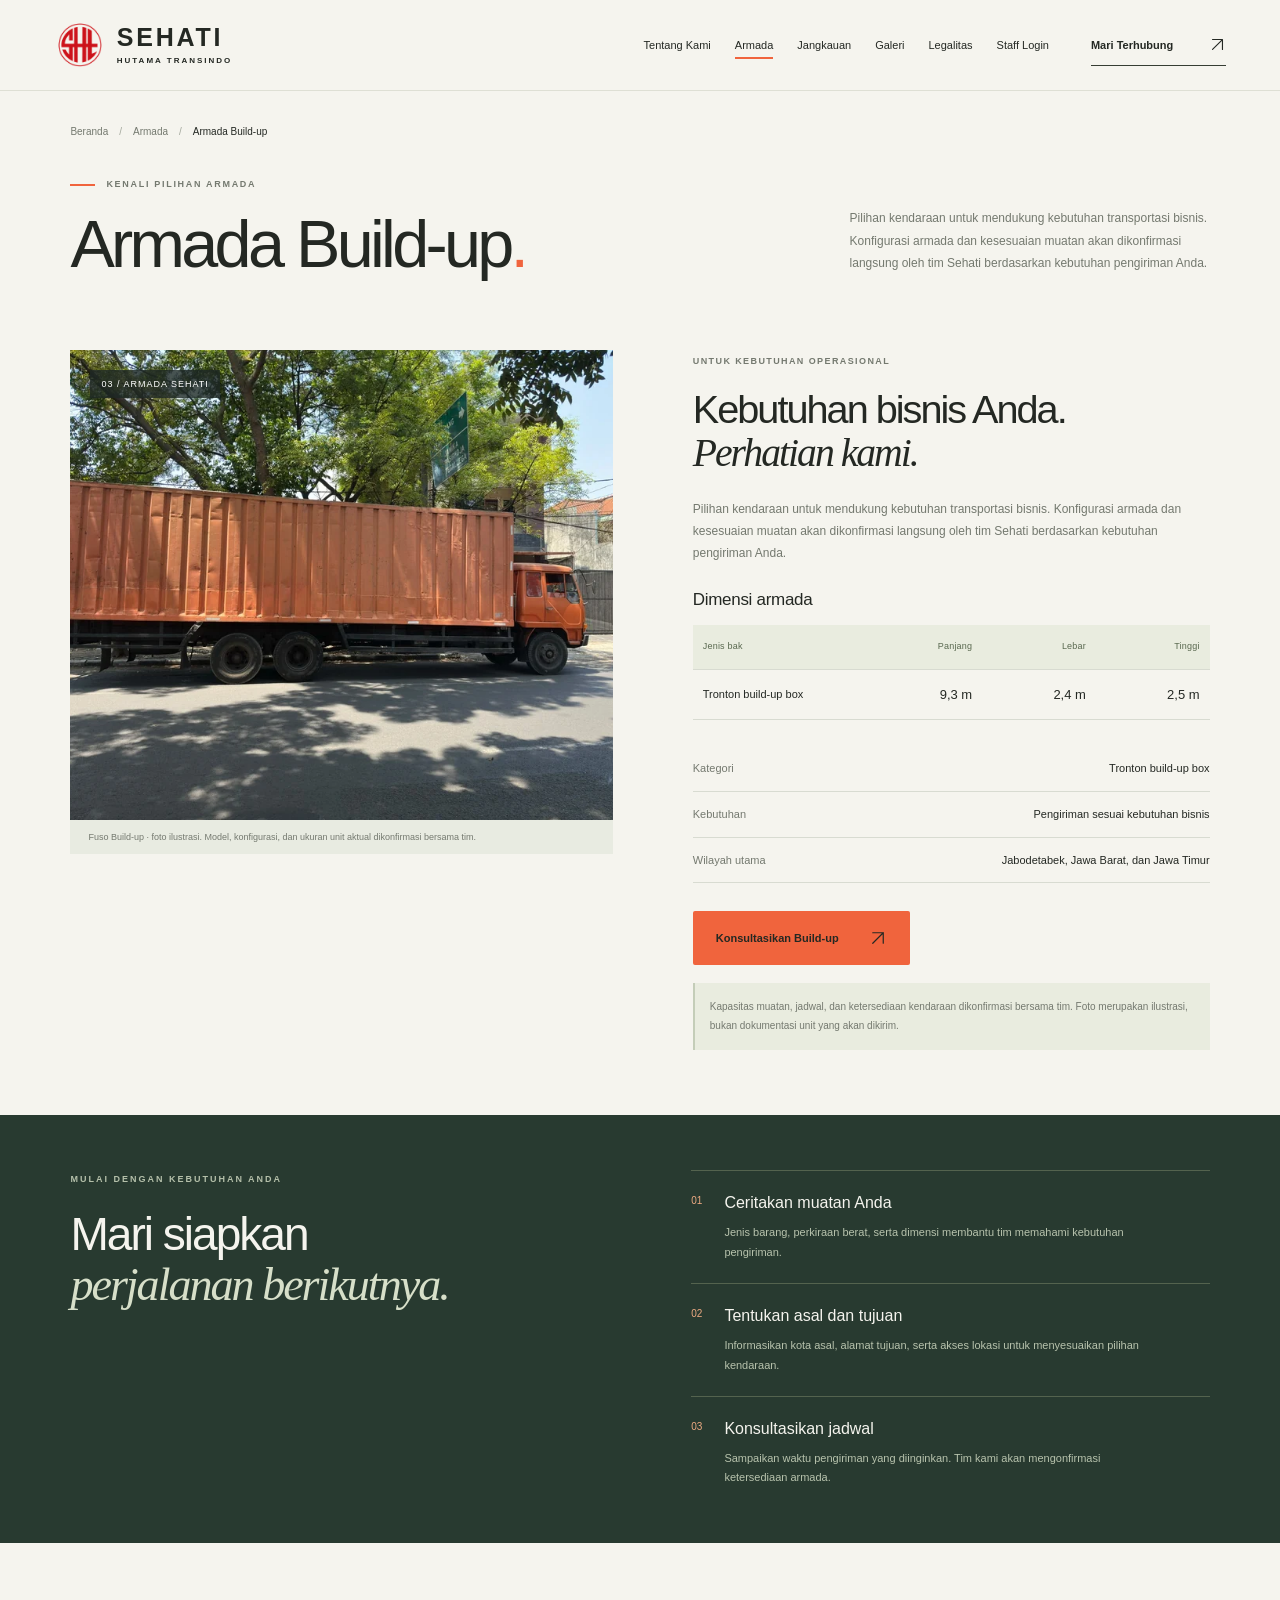
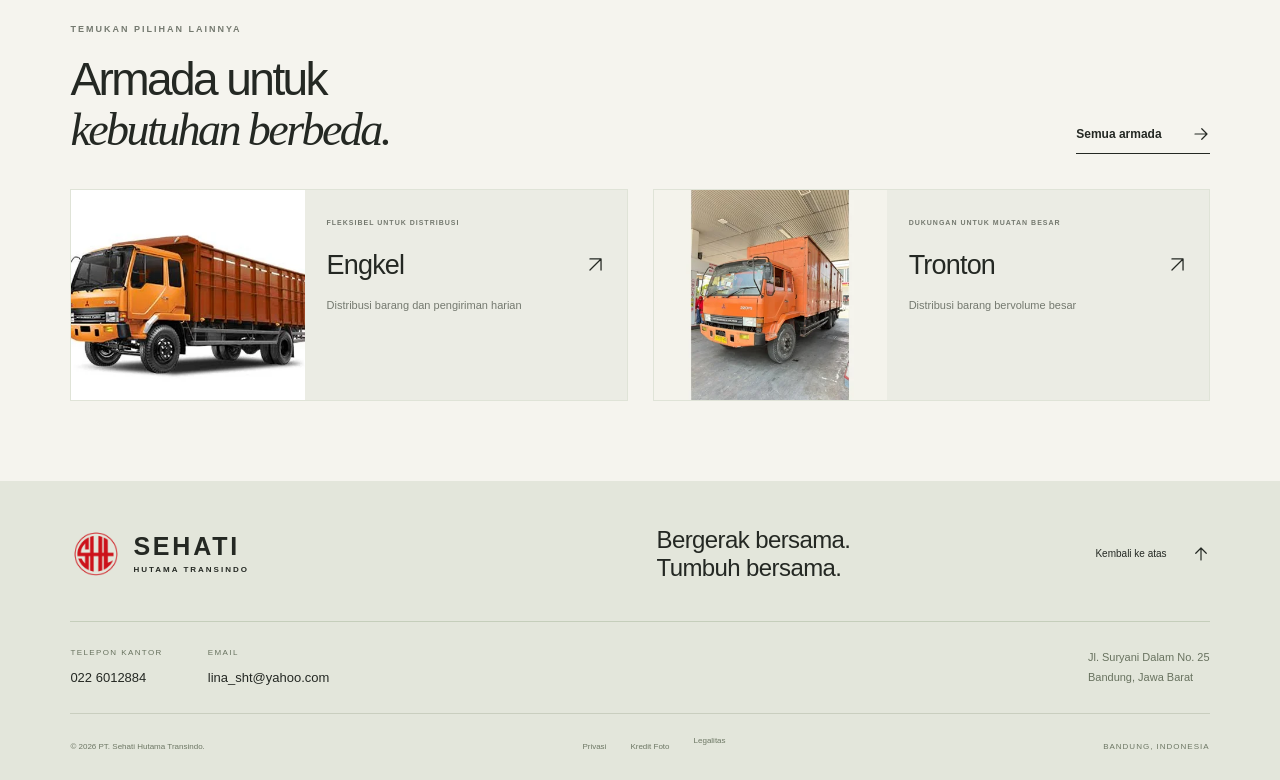
<file: sehati-transindo/buildup.html>
<!doctype html>
<html lang="id">
<head>
  <meta charset="utf-8">
  <meta name="viewport" content="width=device-width, initial-scale=1">
  <meta name="theme-color" content="#f5f4ee">
  <meta name="description" content="Pilihan kendaraan untuk mendukung kebutuhan transportasi bisnis. Konfigurasi armada dan kesesuaian muatan akan dikonfirmasi langsung oleh tim Sehati berdasarkan kebutuhan pengiriman Anda.">
  <title>Armada Build-up — PT. Sehati Hutama Transindo</title>
  <link rel="icon" type="image/png" href="assets/sehati-favicon.png">
  <link rel="stylesheet" href="styles.css">
  <link rel="stylesheet" href="pages.css">
  <link rel="stylesheet" href="company.css">
  <script src="config.js?v=fleet20260922" defer></script>
  <script src="app.js?v=fleet20260922" defer></script>
</head>
<body class="inner-page page-buildup" data-page="buildup">
  <svg class="svg-library" xmlns="http://www.w3.org/2000/svg" aria-hidden="true"><defs>
    <symbol id="arrow" viewBox="0 0 24 24"><path d="M4 12h15M13 5l7 7-7 7"/></symbol>
    <symbol id="diagonal" viewBox="0 0 24 24"><path d="M5 19 19 5M5 5h14v14"/></symbol>
    <symbol id="pin" viewBox="0 0 24 24"><path d="M20 10c0 6-8 11-8 11S4 16 4 10a8 8 0 1 1 16 0Z"/><circle cx="12" cy="10" r="2.5"/></symbol>
    <symbol id="truck" viewBox="0 0 24 24"><path d="M2 5h12v12H2zM14 9h4l4 4v4h-8M18 9v4h4"/><circle cx="6" cy="18" r="2"/><circle cx="18" cy="18" r="2"/></symbol>
    <symbol id="shield" viewBox="0 0 24 24"><path d="m12 2 8 3v6c0 6-8 11-8 11S4 17 4 11V5Z"/><path d="m8 11 3 3 5-5"/></symbol>
    <symbol id="clock" viewBox="0 0 24 24"><circle cx="12" cy="12" r="9"/><path d="M12 6v6l4 2"/></symbol>
    <symbol id="check" viewBox="0 0 24 24"><path d="m5 12 4 4L19 6"/></symbol>
    <symbol id="close" viewBox="0 0 24 24"><path d="m6 6 12 12M6 18 18 6"/></symbol>
    <symbol id="phone" viewBox="0 0 24 24"><path d="m8 3 3 5-3 3c1 3 2 4 5 5l3-3 5 3c0 4-2 5-5 5C9 21 3 15 3 8c0-3 1-5 5-5Z"/></symbol>
    <symbol id="document" viewBox="0 0 24 24"><path d="M5 2h9l5 5v15H5zM14 2v6h5M8 12h8M8 16h8"/></symbol>
    <symbol id="plus" viewBox="0 0 24 24"><path d="M12 5v14M5 12h14"/></symbol>
  </defs></svg>
  <a class="skip-link" href="#main">Lewati ke konten</a>
  <header class="site-header">
    <a class="brand" href="index.html" aria-label="Sehati Hutama Transindo, beranda">
      <img class="brand-logo" src="assets/sehati-logo.webp" width="52" height="52" alt="">
      <span class="brand-type">SEHATI<span>HUTAMA TRANSINDO</span></span>
    </a>
    <nav class="desktop-nav" aria-label="Navigasi utama"><a href="tentang.html">Tentang Kami</a><a href="armada.html" class="is-current" aria-current="page">Armada</a><a href="jangkauan.html">Jangkauan</a><a href="galeri.html">Galeri</a><a href="legalitas.html">Legalitas</a><a class="staff-login" href="/admin/">Staff Login</a></nav>
    <a class="header-contact" href="kontak.html">Mari Terhubung <svg><use href="#diagonal"/></svg></a>
    <button class="menu-toggle" aria-label="Buka menu" aria-expanded="false" aria-controls="mobile-nav"><span></span><span></span></button>
    <nav id="mobile-nav" class="mobile-nav" aria-label="Navigasi seluler" hidden><a href="index.html">Beranda</a><a href="tentang.html">Tentang Kami</a><a href="armada.html" class="is-current" aria-current="page">Armada</a><a href="jangkauan.html">Jangkauan</a><a href="galeri.html">Galeri</a><a href="legalitas.html">Legalitas</a><a href="kontak.html">Hubungi Kami</a><a class="staff-login" href="/admin/">Staff Login</a></nav>
  </header>
  <main id="main">
    <div class="page-intro">
      <nav class="breadcrumbs" aria-label="Jejak halaman"><ol><li><a href="index.html">Beranda</a></li><li><a href="armada.html">Armada</a></li><li aria-current="page">Armada Build-up</li></ol></nav>
      <div class="page-intro-line"><div><p class="eyebrow"><span class="orange-line"></span> KENALI PILIHAN ARMADA</p><h1>Armada Build-up<span>.</span></h1></div><p class="page-intro-summary">Pilihan kendaraan untuk mendukung kebutuhan transportasi bisnis. Konfigurasi armada dan kesesuaian muatan akan dikonfirmasi langsung oleh tim Sehati berdasarkan kebutuhan pengiriman Anda.</p></div>
    </div>
    <section class="section fleet-detail-section" aria-labelledby="fleet-detail-title">
      <div class="fleet-detail-grid"><figure class="fleet-detail-photo"><img src="assets/images/buildup-800.webp?v=fleet20260922" srcset="assets/images/buildup-480.webp?v=fleet20260922 480w, assets/images/buildup-800.webp?v=fleet20260922 800w" sizes="(max-width:760px) 90vw, 50vw" width="800" height="600" alt="Fuso Build-up sebagai foto ilustrasi kategori Build-up" fetchpriority="high"><span class="detail-photo-index">03 / ARMADA SEHATI</span><figcaption>Fuso Build-up · foto ilustrasi. Model, konfigurasi, dan ukuran unit aktual dikonfirmasi bersama tim.</figcaption></figure><div class="fleet-detail-copy"><p class="eyebrow">Untuk kebutuhan operasional</p><h2 id="fleet-detail-title">Kebutuhan bisnis Anda.<br><em>Perhatian kami.</em></h2><p>Pilihan kendaraan untuk mendukung kebutuhan transportasi bisnis. Konfigurasi armada dan kesesuaian muatan akan dikonfirmasi langsung oleh tim Sehati berdasarkan kebutuhan pengiriman Anda.</p><div class="vehicle-dimensions"><table class="dimensions-table"><caption>Dimensi armada</caption><thead><tr><th scope="col">Jenis bak</th><th scope="col">Panjang</th><th scope="col">Lebar</th><th scope="col">Tinggi</th></tr></thead><tbody><tr><th scope="row">Tronton build-up box</th><td>9,3 m</td><td>2,4 m</td><td>2,5 m</td></tr></tbody></table></div><dl class="fleet-specifications"><div><dt>Kategori</dt><dd>Tronton build-up box</dd></div><div><dt>Kebutuhan</dt><dd>Pengiriman sesuai kebutuhan bisnis</dd></div><div><dt>Wilayah utama</dt><dd>Jabodetabek, Jawa Barat, dan Jawa Timur</dd></div></dl><a class="button orange" href="kontak.html?armada=Build-up">Konsultasikan Build-up <svg aria-hidden="true"><use href="#diagonal"/></svg></a><p class="detail-note">Kapasitas muatan, jadwal, dan ketersediaan kendaraan dikonfirmasi bersama tim. Foto merupakan ilustrasi, bukan dokumentasi unit yang akan dikirim.</p></div></div>
    </section>
    <section class="section shipment-preparation" aria-labelledby="preparation-title"><div><p class="eyebrow">MULAI DENGAN KEBUTUHAN ANDA</p><h2 id="preparation-title">Mari siapkan<br><em>perjalanan berikutnya.</em></h2></div><ol><li><span>01</span><div><h3>Ceritakan muatan Anda</h3><p>Jenis barang, perkiraan berat, serta dimensi membantu tim memahami kebutuhan pengiriman.</p></div></li><li><span>02</span><div><h3>Tentukan asal dan tujuan</h3><p>Informasikan kota asal, alamat tujuan, serta akses lokasi untuk menyesuaikan pilihan kendaraan.</p></div></li><li><span>03</span><div><h3>Konsultasikan jadwal</h3><p>Sampaikan waktu pengiriman yang diinginkan. Tim kami akan mengonfirmasi ketersediaan armada.</p></div></li></ol></section>
    <section class="section related-fleet" aria-labelledby="related-title"><div class="related-heading"><div><p class="eyebrow">TEMUKAN PILIHAN LAINNYA</p><h2 id="related-title">Armada untuk<br><em>kebutuhan berbeda.</em></h2></div><a class="text-link" href="armada.html">Semua armada <svg aria-hidden="true"><use href="#arrow"/></svg></a></div><div class="related-fleet-grid"><a class="related-fleet-card" href="engkel.html"><img src="assets/images/engkel-480.webp?v=fleet20260922" width="480" height="360" alt="Fuso Engkel sebagai foto ilustrasi kategori Engkel" loading="lazy" decoding="async"><div><span class="mini-label">Fleksibel untuk distribusi</span><h3>Engkel <svg aria-hidden="true"><use href="#diagonal"/></svg></h3><p>Distribusi barang dan pengiriman harian</p></div></a><a class="related-fleet-card" href="tronton.html"><img src="assets/images/tronton-480.webp?v=fleet20260922" width="480" height="360" alt="Fuso Tronton sebagai foto ilustrasi kategori Tronton" loading="lazy" decoding="async"><div><span class="mini-label">Dukungan untuk muatan besar</span><h3>Tronton <svg aria-hidden="true"><use href="#diagonal"/></svg></h3><p>Distribusi barang bervolume besar</p></div></a></div></section>

  </main>
  <footer class="site-footer"><div class="footer-top"><a class="brand" href="index.html"><img class="brand-logo" src="assets/sehati-logo.webp" width="52" height="52" alt=""><span class="brand-type">SEHATI<span>HUTAMA TRANSINDO</span></span></a><p>Bergerak bersama.<br> Tumbuh bersama.</p><a class="back-top" href="#main">Kembali ke atas <svg><use href="#arrow"/></svg></a></div><div class="footer-contacts" aria-label="Kontak kantor"><a href="tel:+62226012884"><span>TELEPON KANTOR</span>022 6012884</a><a href="mailto:lina_sht@yahoo.com"><span>EMAIL</span>lina_sht@yahoo.com</a><span class="footer-address">Jl. Suryani Dalam No. 25<br>Bandung, Jawa Barat</span></div><div class="footer-bottom"><span>© <span id="year">2026</span> PT. Sehati Hutama Transindo.</span><div><button id="privacy-button">Privasi</button><button id="credits-button">Kredit Foto</button><a href="legalitas.html">Legalitas</a></div><span>BANDUNG, INDONESIA</span></div></footer>
  <dialog id="detail-dialog" class="detail-dialog" aria-labelledby="dialog-title"><button class="dialog-close" aria-label="Tutup dialog"><svg><use href="#close"/></svg></button><div id="dialog-body"></div></dialog>
<dialog id="gallery-dialog" class="gallery-dialog" aria-labelledby="gallery-title"><div class="lightbox-toolbar"><p id="gallery-title">Galeri operasional Sehati</p><div><button id="gallery-zoom" aria-label="Perbesar foto">+ Perbesar</button><button class="dialog-close" aria-label="Tutup galeri"><svg><use href="#close"/></svg></button></div></div><div class="lightbox-stage"><img id="lightbox-image" alt="" width="960" height="1280"></div><div class="lightbox-bottom"><button id="gallery-prev" aria-label="Foto sebelumnya"><svg class="rotate-180"><use href="#arrow"/></svg></button><p id="gallery-caption" aria-live="polite"></p><button id="gallery-next" aria-label="Foto berikutnya"><svg><use href="#arrow"/></svg></button></div></dialog>
  <div id="toast" role="status" aria-live="polite"></div>
  <noscript><style>.quote-form{display:none}.fleet-toolbar{display:none}.gallery-item{cursor:default}</style><div class="noscript-note">Untuk konsultasi pengiriman atau permintaan dokumen, hubungi <a href="tel:+6287720006871">+62 877 2000 6871</a> atau <a href="tel:+628112486000">+62 811 2486 000</a>. Aktifkan JavaScript untuk galeri interaktif dan draf WhatsApp.</div></noscript>
</body>
</html>
</file>
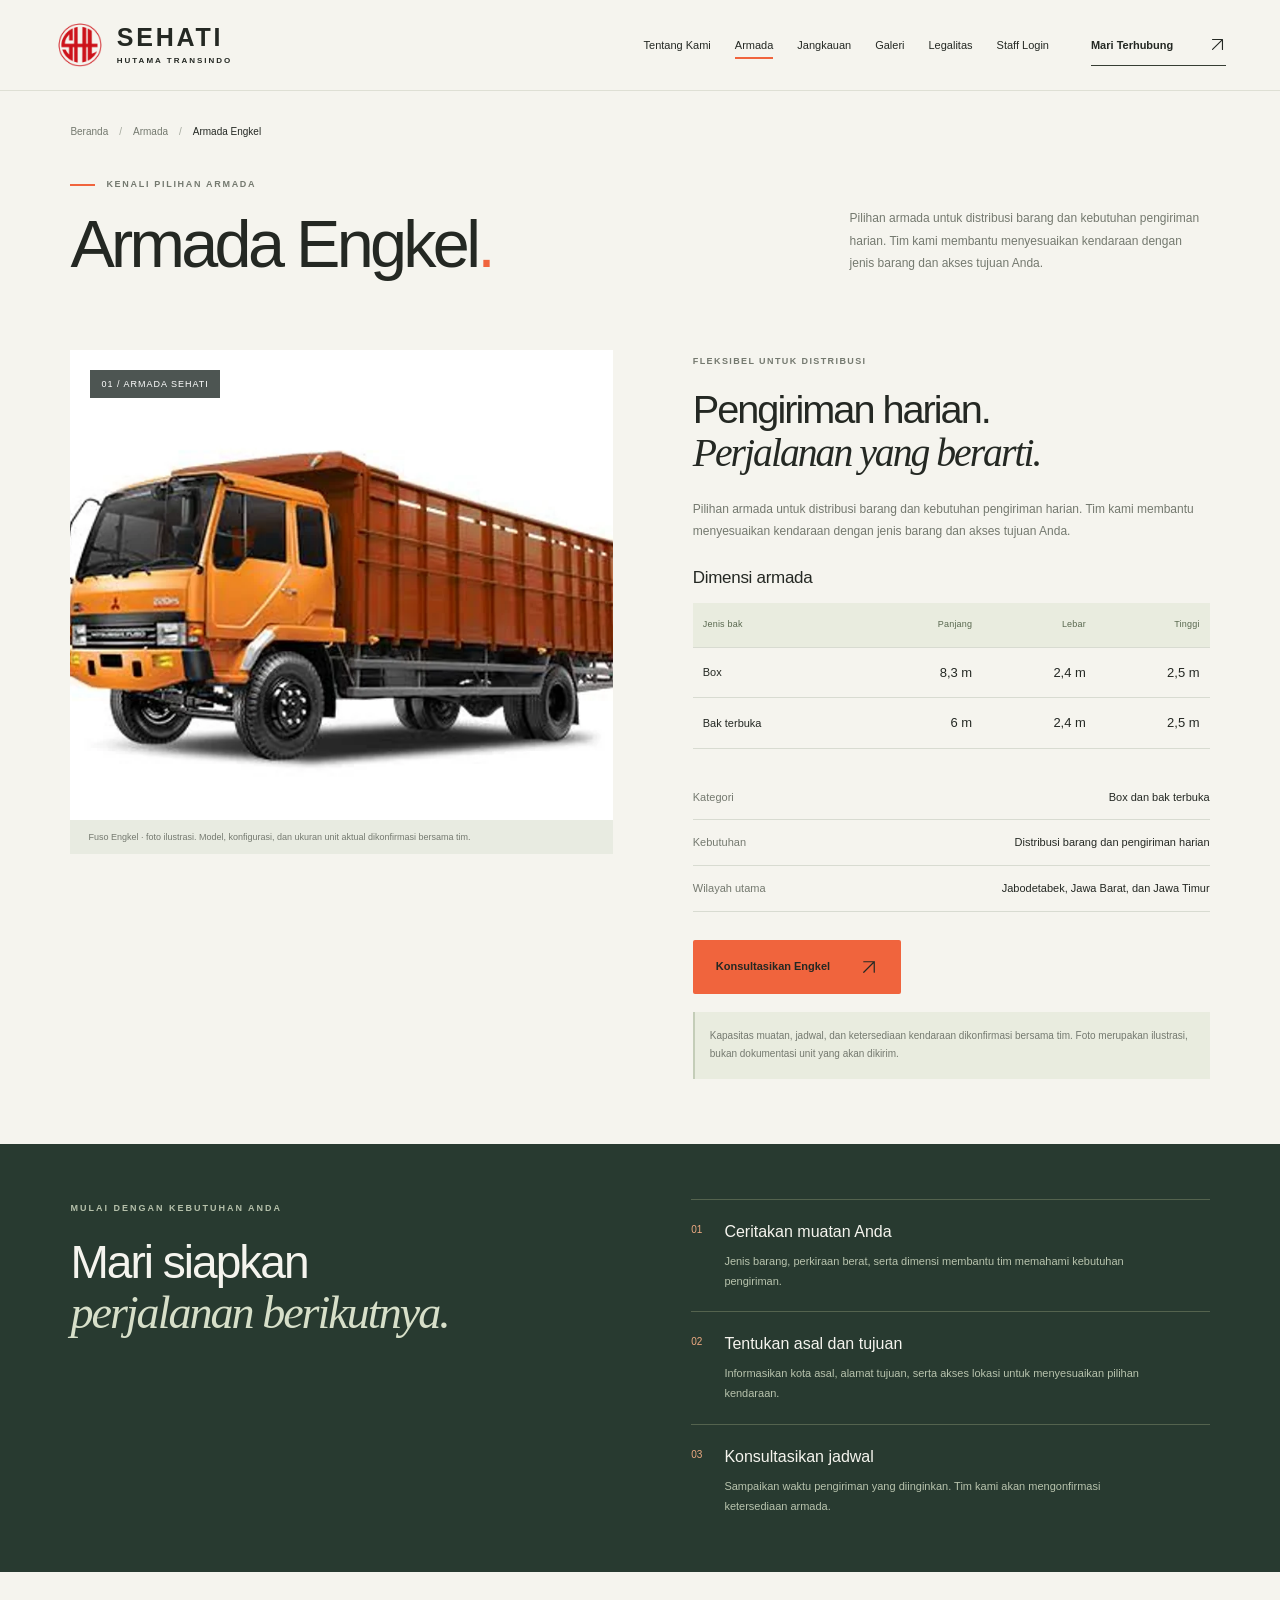
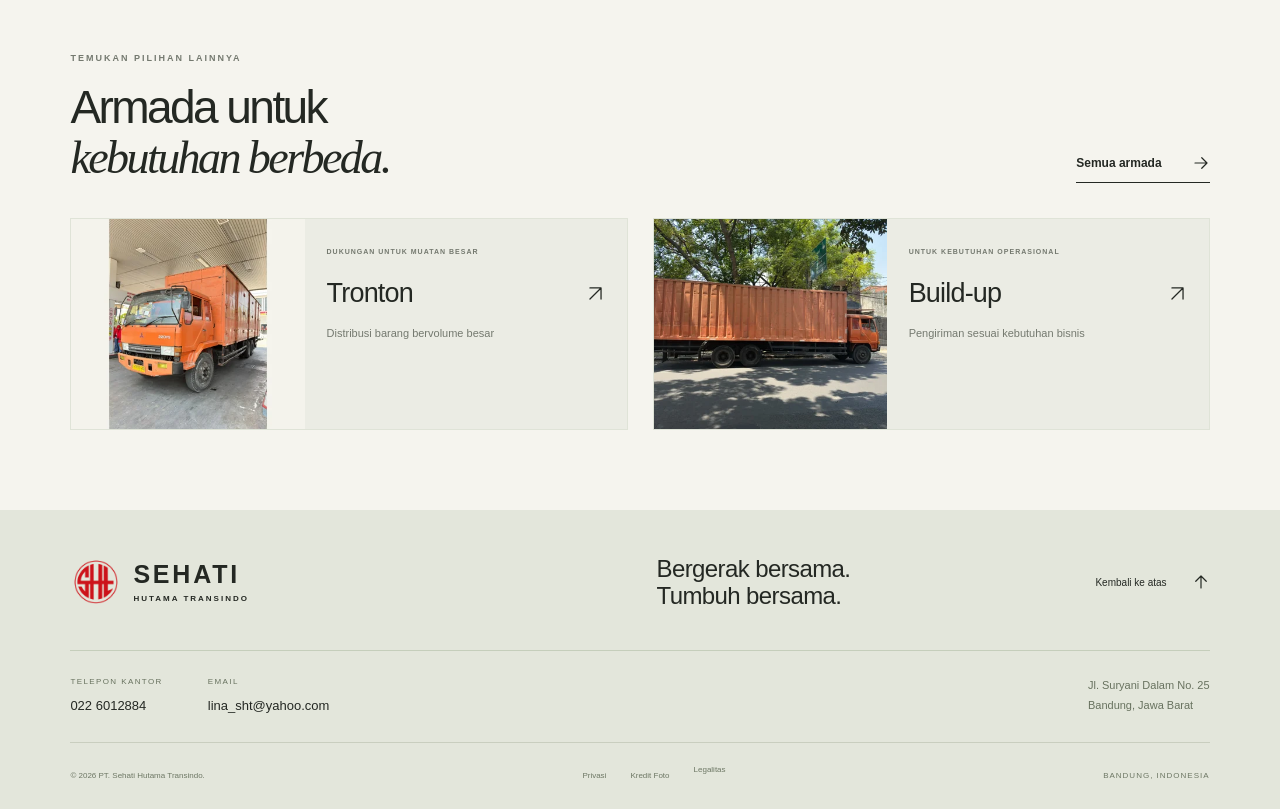
<file: sehati-transindo/engkel.html>
<!doctype html>
<html lang="id">
<head>
  <meta charset="utf-8">
  <meta name="viewport" content="width=device-width, initial-scale=1">
  <meta name="theme-color" content="#f5f4ee">
  <meta name="description" content="Pilihan armada untuk distribusi barang dan kebutuhan pengiriman harian. Tim kami membantu menyesuaikan kendaraan dengan jenis barang dan akses tujuan Anda.">
  <title>Armada Engkel — PT. Sehati Hutama Transindo</title>
  <link rel="icon" type="image/png" href="assets/sehati-favicon.png">
  <link rel="stylesheet" href="styles.css">
  <link rel="stylesheet" href="pages.css">
  <link rel="stylesheet" href="company.css">
  <script src="config.js?v=fleet20260922" defer></script>
  <script src="app.js?v=fleet20260922" defer></script>
</head>
<body class="inner-page page-engkel" data-page="engkel">
  <svg class="svg-library" xmlns="http://www.w3.org/2000/svg" aria-hidden="true"><defs>
    <symbol id="arrow" viewBox="0 0 24 24"><path d="M4 12h15M13 5l7 7-7 7"/></symbol>
    <symbol id="diagonal" viewBox="0 0 24 24"><path d="M5 19 19 5M5 5h14v14"/></symbol>
    <symbol id="pin" viewBox="0 0 24 24"><path d="M20 10c0 6-8 11-8 11S4 16 4 10a8 8 0 1 1 16 0Z"/><circle cx="12" cy="10" r="2.5"/></symbol>
    <symbol id="truck" viewBox="0 0 24 24"><path d="M2 5h12v12H2zM14 9h4l4 4v4h-8M18 9v4h4"/><circle cx="6" cy="18" r="2"/><circle cx="18" cy="18" r="2"/></symbol>
    <symbol id="shield" viewBox="0 0 24 24"><path d="m12 2 8 3v6c0 6-8 11-8 11S4 17 4 11V5Z"/><path d="m8 11 3 3 5-5"/></symbol>
    <symbol id="clock" viewBox="0 0 24 24"><circle cx="12" cy="12" r="9"/><path d="M12 6v6l4 2"/></symbol>
    <symbol id="check" viewBox="0 0 24 24"><path d="m5 12 4 4L19 6"/></symbol>
    <symbol id="close" viewBox="0 0 24 24"><path d="m6 6 12 12M6 18 18 6"/></symbol>
    <symbol id="phone" viewBox="0 0 24 24"><path d="m8 3 3 5-3 3c1 3 2 4 5 5l3-3 5 3c0 4-2 5-5 5C9 21 3 15 3 8c0-3 1-5 5-5Z"/></symbol>
    <symbol id="document" viewBox="0 0 24 24"><path d="M5 2h9l5 5v15H5zM14 2v6h5M8 12h8M8 16h8"/></symbol>
    <symbol id="plus" viewBox="0 0 24 24"><path d="M12 5v14M5 12h14"/></symbol>
  </defs></svg>
  <a class="skip-link" href="#main">Lewati ke konten</a>
  <header class="site-header">
    <a class="brand" href="index.html" aria-label="Sehati Hutama Transindo, beranda">
      <img class="brand-logo" src="assets/sehati-logo.webp" width="52" height="52" alt="">
      <span class="brand-type">SEHATI<span>HUTAMA TRANSINDO</span></span>
    </a>
    <nav class="desktop-nav" aria-label="Navigasi utama"><a href="tentang.html">Tentang Kami</a><a href="armada.html" class="is-current" aria-current="page">Armada</a><a href="jangkauan.html">Jangkauan</a><a href="galeri.html">Galeri</a><a href="legalitas.html">Legalitas</a><a class="staff-login" href="/admin/">Staff Login</a></nav>
    <a class="header-contact" href="kontak.html">Mari Terhubung <svg><use href="#diagonal"/></svg></a>
    <button class="menu-toggle" aria-label="Buka menu" aria-expanded="false" aria-controls="mobile-nav"><span></span><span></span></button>
    <nav id="mobile-nav" class="mobile-nav" aria-label="Navigasi seluler" hidden><a href="index.html">Beranda</a><a href="tentang.html">Tentang Kami</a><a href="armada.html" class="is-current" aria-current="page">Armada</a><a href="jangkauan.html">Jangkauan</a><a href="galeri.html">Galeri</a><a href="legalitas.html">Legalitas</a><a href="kontak.html">Hubungi Kami</a><a class="staff-login" href="/admin/">Staff Login</a></nav>
  </header>
  <main id="main">
    <div class="page-intro">
      <nav class="breadcrumbs" aria-label="Jejak halaman"><ol><li><a href="index.html">Beranda</a></li><li><a href="armada.html">Armada</a></li><li aria-current="page">Armada Engkel</li></ol></nav>
      <div class="page-intro-line"><div><p class="eyebrow"><span class="orange-line"></span> KENALI PILIHAN ARMADA</p><h1>Armada Engkel<span>.</span></h1></div><p class="page-intro-summary">Pilihan armada untuk distribusi barang dan kebutuhan pengiriman harian. Tim kami membantu menyesuaikan kendaraan dengan jenis barang dan akses tujuan Anda.</p></div>
    </div>
    <section class="section fleet-detail-section" aria-labelledby="fleet-detail-title">
      <div class="fleet-detail-grid"><figure class="fleet-detail-photo"><img src="assets/images/engkel-800.webp?v=fleet20260922" srcset="assets/images/engkel-480.webp?v=fleet20260922 480w, assets/images/engkel-800.webp?v=fleet20260922 800w" sizes="(max-width:760px) 90vw, 50vw" width="800" height="600" alt="Fuso Engkel sebagai foto ilustrasi kategori Engkel" fetchpriority="high"><span class="detail-photo-index">01 / ARMADA SEHATI</span><figcaption>Fuso Engkel · foto ilustrasi. Model, konfigurasi, dan ukuran unit aktual dikonfirmasi bersama tim.</figcaption></figure><div class="fleet-detail-copy"><p class="eyebrow">Fleksibel untuk distribusi</p><h2 id="fleet-detail-title">Pengiriman harian.<br><em>Perjalanan yang berarti.</em></h2><p>Pilihan armada untuk distribusi barang dan kebutuhan pengiriman harian. Tim kami membantu menyesuaikan kendaraan dengan jenis barang dan akses tujuan Anda.</p><div class="vehicle-dimensions"><table class="dimensions-table"><caption>Dimensi armada</caption><thead><tr><th scope="col">Jenis bak</th><th scope="col">Panjang</th><th scope="col">Lebar</th><th scope="col">Tinggi</th></tr></thead><tbody><tr><th scope="row">Box</th><td>8,3 m</td><td>2,4 m</td><td>2,5 m</td></tr><tr><th scope="row">Bak terbuka</th><td>6 m</td><td>2,4 m</td><td>2,5 m</td></tr></tbody></table></div><dl class="fleet-specifications"><div><dt>Kategori</dt><dd>Box dan bak terbuka</dd></div><div><dt>Kebutuhan</dt><dd>Distribusi barang dan pengiriman harian</dd></div><div><dt>Wilayah utama</dt><dd>Jabodetabek, Jawa Barat, dan Jawa Timur</dd></div></dl><a class="button orange" href="kontak.html?armada=Engkel">Konsultasikan Engkel <svg aria-hidden="true"><use href="#diagonal"/></svg></a><p class="detail-note">Kapasitas muatan, jadwal, dan ketersediaan kendaraan dikonfirmasi bersama tim. Foto merupakan ilustrasi, bukan dokumentasi unit yang akan dikirim.</p></div></div>
    </section>
    <section class="section shipment-preparation" aria-labelledby="preparation-title"><div><p class="eyebrow">MULAI DENGAN KEBUTUHAN ANDA</p><h2 id="preparation-title">Mari siapkan<br><em>perjalanan berikutnya.</em></h2></div><ol><li><span>01</span><div><h3>Ceritakan muatan Anda</h3><p>Jenis barang, perkiraan berat, serta dimensi membantu tim memahami kebutuhan pengiriman.</p></div></li><li><span>02</span><div><h3>Tentukan asal dan tujuan</h3><p>Informasikan kota asal, alamat tujuan, serta akses lokasi untuk menyesuaikan pilihan kendaraan.</p></div></li><li><span>03</span><div><h3>Konsultasikan jadwal</h3><p>Sampaikan waktu pengiriman yang diinginkan. Tim kami akan mengonfirmasi ketersediaan armada.</p></div></li></ol></section>
    <section class="section related-fleet" aria-labelledby="related-title"><div class="related-heading"><div><p class="eyebrow">TEMUKAN PILIHAN LAINNYA</p><h2 id="related-title">Armada untuk<br><em>kebutuhan berbeda.</em></h2></div><a class="text-link" href="armada.html">Semua armada <svg aria-hidden="true"><use href="#arrow"/></svg></a></div><div class="related-fleet-grid"><a class="related-fleet-card" href="tronton.html"><img src="assets/images/tronton-480.webp?v=fleet20260922" width="480" height="360" alt="Fuso Tronton sebagai foto ilustrasi kategori Tronton" loading="lazy" decoding="async"><div><span class="mini-label">Dukungan untuk muatan besar</span><h3>Tronton <svg aria-hidden="true"><use href="#diagonal"/></svg></h3><p>Distribusi barang bervolume besar</p></div></a><a class="related-fleet-card" href="buildup.html"><img src="assets/images/buildup-480.webp?v=fleet20260922" width="480" height="360" alt="Fuso Build-up sebagai foto ilustrasi kategori Build-up" loading="lazy" decoding="async"><div><span class="mini-label">Untuk kebutuhan operasional</span><h3>Build-up <svg aria-hidden="true"><use href="#diagonal"/></svg></h3><p>Pengiriman sesuai kebutuhan bisnis</p></div></a></div></section>

  </main>
  <footer class="site-footer"><div class="footer-top"><a class="brand" href="index.html"><img class="brand-logo" src="assets/sehati-logo.webp" width="52" height="52" alt=""><span class="brand-type">SEHATI<span>HUTAMA TRANSINDO</span></span></a><p>Bergerak bersama.<br> Tumbuh bersama.</p><a class="back-top" href="#main">Kembali ke atas <svg><use href="#arrow"/></svg></a></div><div class="footer-contacts" aria-label="Kontak kantor"><a href="tel:+62226012884"><span>TELEPON KANTOR</span>022 6012884</a><a href="mailto:lina_sht@yahoo.com"><span>EMAIL</span>lina_sht@yahoo.com</a><span class="footer-address">Jl. Suryani Dalam No. 25<br>Bandung, Jawa Barat</span></div><div class="footer-bottom"><span>© <span id="year">2026</span> PT. Sehati Hutama Transindo.</span><div><button id="privacy-button">Privasi</button><button id="credits-button">Kredit Foto</button><a href="legalitas.html">Legalitas</a></div><span>BANDUNG, INDONESIA</span></div></footer>
  <dialog id="detail-dialog" class="detail-dialog" aria-labelledby="dialog-title"><button class="dialog-close" aria-label="Tutup dialog"><svg><use href="#close"/></svg></button><div id="dialog-body"></div></dialog>
<dialog id="gallery-dialog" class="gallery-dialog" aria-labelledby="gallery-title"><div class="lightbox-toolbar"><p id="gallery-title">Galeri operasional Sehati</p><div><button id="gallery-zoom" aria-label="Perbesar foto">+ Perbesar</button><button class="dialog-close" aria-label="Tutup galeri"><svg><use href="#close"/></svg></button></div></div><div class="lightbox-stage"><img id="lightbox-image" alt="" width="960" height="1280"></div><div class="lightbox-bottom"><button id="gallery-prev" aria-label="Foto sebelumnya"><svg class="rotate-180"><use href="#arrow"/></svg></button><p id="gallery-caption" aria-live="polite"></p><button id="gallery-next" aria-label="Foto berikutnya"><svg><use href="#arrow"/></svg></button></div></dialog>
  <div id="toast" role="status" aria-live="polite"></div>
  <noscript><style>.quote-form{display:none}.fleet-toolbar{display:none}.gallery-item{cursor:default}</style><div class="noscript-note">Untuk konsultasi pengiriman atau permintaan dokumen, hubungi <a href="tel:+6287720006871">+62 877 2000 6871</a> atau <a href="tel:+628112486000">+62 811 2486 000</a>. Aktifkan JavaScript untuk galeri interaktif dan draf WhatsApp.</div></noscript>
</body>
</html>
</file>
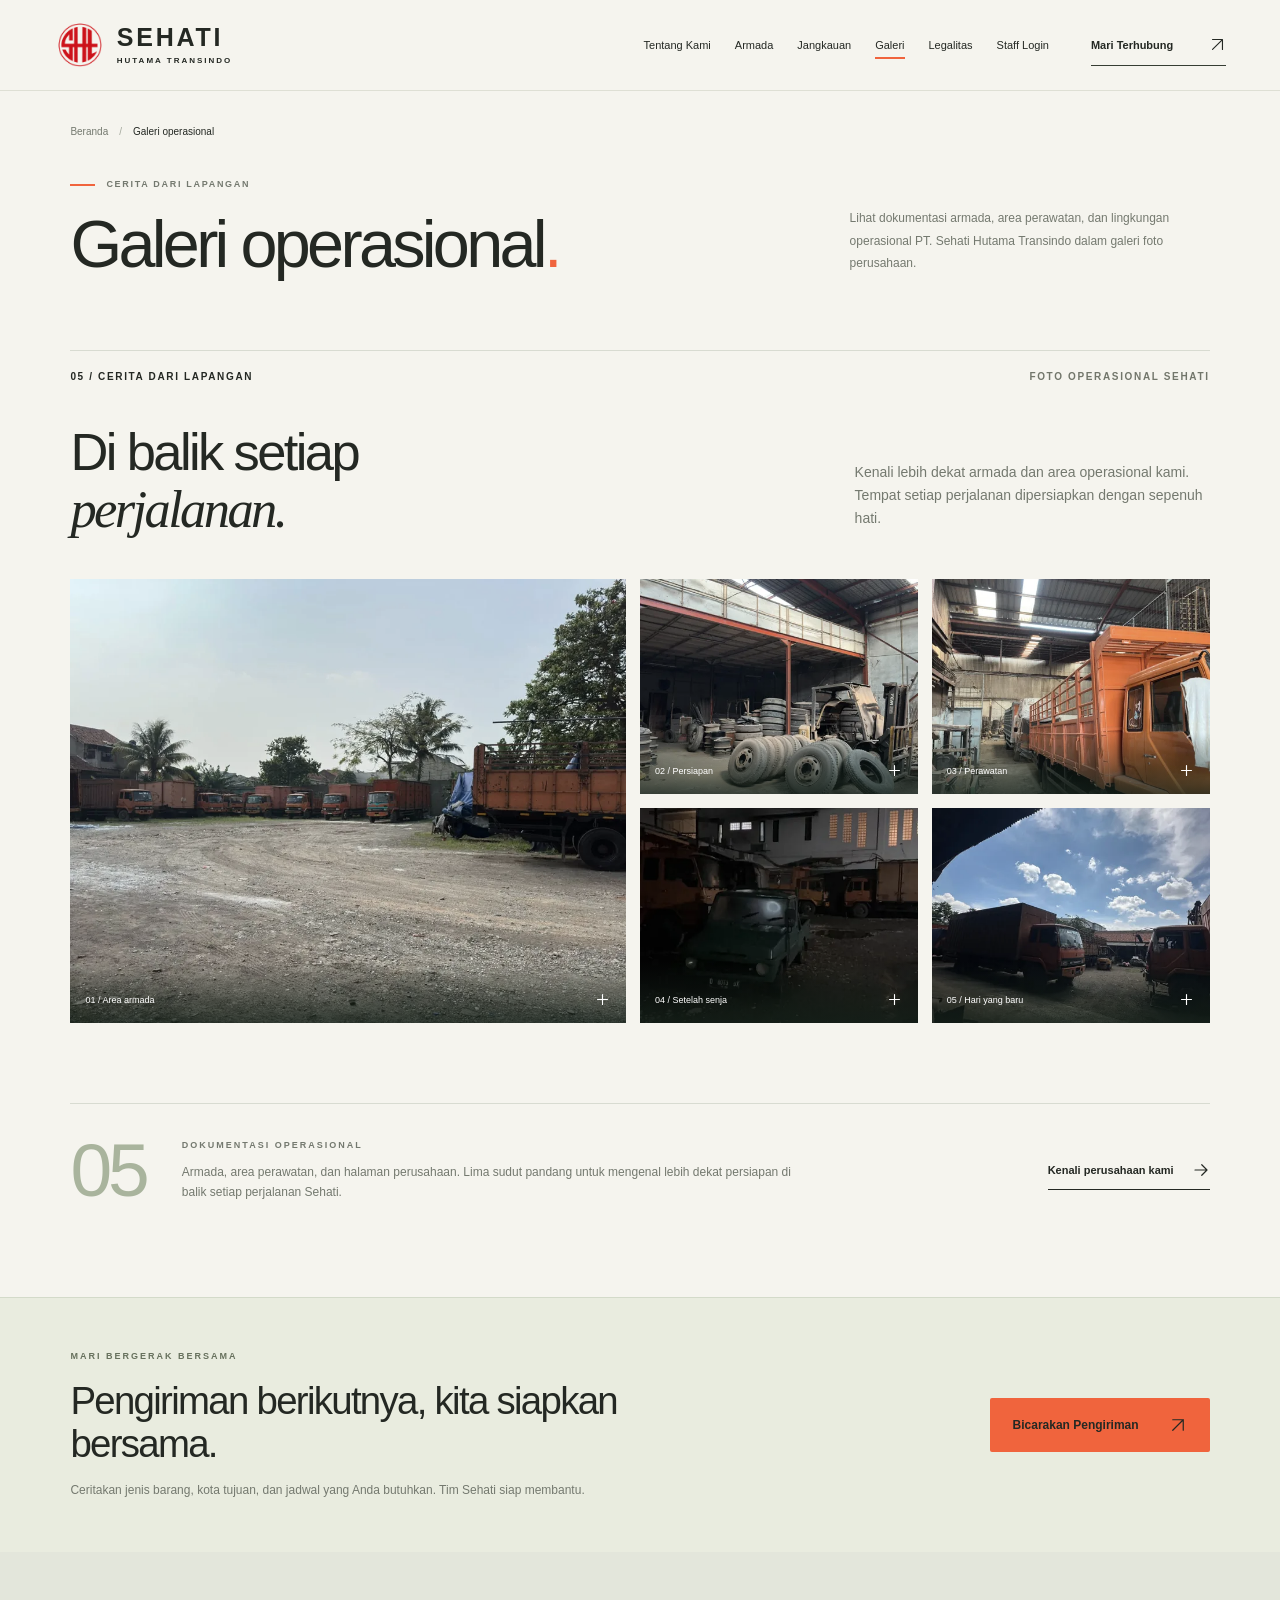
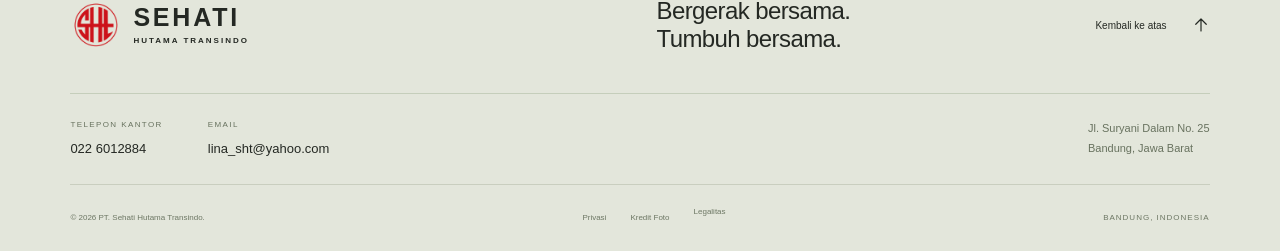
<file: sehati-transindo/galeri.html>
<!doctype html>
<html lang="id">
<head>
  <meta charset="utf-8">
  <meta name="viewport" content="width=device-width, initial-scale=1">
  <meta name="theme-color" content="#f5f4ee">
  <meta name="description" content="Lihat dokumentasi armada, area perawatan, dan lingkungan operasional PT. Sehati Hutama Transindo dalam galeri foto perusahaan.">
  <title>Galeri operasional — PT. Sehati Hutama Transindo</title>
  <link rel="icon" type="image/png" href="assets/sehati-favicon.png">
  <link rel="stylesheet" href="styles.css">
  <link rel="stylesheet" href="pages.css">
  <link rel="stylesheet" href="company.css">
  <script src="config.js?v=fleet20260922" defer></script>
  <script src="app.js?v=fleet20260922" defer></script>
</head>
<body class="inner-page page-galeri" data-page="galeri">
  <svg class="svg-library" xmlns="http://www.w3.org/2000/svg" aria-hidden="true"><defs>
    <symbol id="arrow" viewBox="0 0 24 24"><path d="M4 12h15M13 5l7 7-7 7"/></symbol>
    <symbol id="diagonal" viewBox="0 0 24 24"><path d="M5 19 19 5M5 5h14v14"/></symbol>
    <symbol id="pin" viewBox="0 0 24 24"><path d="M20 10c0 6-8 11-8 11S4 16 4 10a8 8 0 1 1 16 0Z"/><circle cx="12" cy="10" r="2.5"/></symbol>
    <symbol id="truck" viewBox="0 0 24 24"><path d="M2 5h12v12H2zM14 9h4l4 4v4h-8M18 9v4h4"/><circle cx="6" cy="18" r="2"/><circle cx="18" cy="18" r="2"/></symbol>
    <symbol id="shield" viewBox="0 0 24 24"><path d="m12 2 8 3v6c0 6-8 11-8 11S4 17 4 11V5Z"/><path d="m8 11 3 3 5-5"/></symbol>
    <symbol id="clock" viewBox="0 0 24 24"><circle cx="12" cy="12" r="9"/><path d="M12 6v6l4 2"/></symbol>
    <symbol id="check" viewBox="0 0 24 24"><path d="m5 12 4 4L19 6"/></symbol>
    <symbol id="close" viewBox="0 0 24 24"><path d="m6 6 12 12M6 18 18 6"/></symbol>
    <symbol id="phone" viewBox="0 0 24 24"><path d="m8 3 3 5-3 3c1 3 2 4 5 5l3-3 5 3c0 4-2 5-5 5C9 21 3 15 3 8c0-3 1-5 5-5Z"/></symbol>
    <symbol id="document" viewBox="0 0 24 24"><path d="M5 2h9l5 5v15H5zM14 2v6h5M8 12h8M8 16h8"/></symbol>
    <symbol id="plus" viewBox="0 0 24 24"><path d="M12 5v14M5 12h14"/></symbol>
  </defs></svg>
  <a class="skip-link" href="#main">Lewati ke konten</a>
  <header class="site-header">
    <a class="brand" href="index.html" aria-label="Sehati Hutama Transindo, beranda">
      <img class="brand-logo" src="assets/sehati-logo.webp" width="52" height="52" alt="">
      <span class="brand-type">SEHATI<span>HUTAMA TRANSINDO</span></span>
    </a>
    <nav class="desktop-nav" aria-label="Navigasi utama"><a href="tentang.html">Tentang Kami</a><a href="armada.html">Armada</a><a href="jangkauan.html">Jangkauan</a><a href="galeri.html" class="is-current" aria-current="page">Galeri</a><a href="legalitas.html">Legalitas</a><a class="staff-login" href="/admin/">Staff Login</a></nav>
    <a class="header-contact" href="kontak.html">Mari Terhubung <svg><use href="#diagonal"/></svg></a>
    <button class="menu-toggle" aria-label="Buka menu" aria-expanded="false" aria-controls="mobile-nav"><span></span><span></span></button>
    <nav id="mobile-nav" class="mobile-nav" aria-label="Navigasi seluler" hidden><a href="index.html">Beranda</a><a href="tentang.html">Tentang Kami</a><a href="armada.html">Armada</a><a href="jangkauan.html">Jangkauan</a><a href="galeri.html" class="is-current" aria-current="page">Galeri</a><a href="legalitas.html">Legalitas</a><a href="kontak.html">Hubungi Kami</a><a class="staff-login" href="/admin/">Staff Login</a></nav>
  </header>
  <main id="main">
    <div class="page-intro">
      <nav class="breadcrumbs" aria-label="Jejak halaman"><ol><li><a href="index.html">Beranda</a></li><li aria-current="page">Galeri operasional</li></ol></nav>
      <div class="page-intro-line"><div><p class="eyebrow"><span class="orange-line"></span> CERITA DARI LAPANGAN</p><h1>Galeri operasional<span>.</span></h1></div><p class="page-intro-summary">Lihat dokumentasi armada, area perawatan, dan lingkungan operasional PT. Sehati Hutama Transindo dalam galeri foto perusahaan.</p></div>
    </div>
    <section id="galeri" class="section gallery-section"><div class="section-kicker"><span>05 / CERITA DARI LAPANGAN</span><span>FOTO OPERASIONAL SEHATI</span></div><div class="section-heading reveal"><h2>Di balik setiap<br> <em>perjalanan.</em></h2><p>Kenali lebih dekat armada dan area operasional kami. Tempat setiap perjalanan dipersiapkan dengan sepenuh hati.</p></div><div class="gallery-grid"><button class="gallery-item gallery-wide" data-gallery="0" aria-label="Perbesar foto area armada"><img src="assets/images/operations-1-960.webp" srcset="assets/images/operations-1-480.webp 480w, assets/images/operations-1-960.webp 960w" sizes="(max-width:760px) 90vw, 50vw" width="960" height="720" alt="Deretan truk oranye di area armada Sehati" loading="lazy" decoding="async"><span>01 / Area armada <svg><use href="#plus"/></svg></span></button><button class="gallery-item" data-gallery="1" aria-label="Perbesar foto area perawatan"><img src="assets/images/operations-2-480.webp" width="480" height="640" alt="Area bengkel dengan persediaan ban dan perlengkapan perawatan" loading="lazy" decoding="async"><span>02 / Persiapan <svg><use href="#plus"/></svg></span></button><button class="gallery-item" data-gallery="2" aria-label="Perbesar foto truk di bengkel"><img src="assets/images/operations-3-480.webp" width="480" height="640" alt="Truk oranye di dalam bengkel perusahaan" loading="lazy" decoding="async"><span>03 / Perawatan <svg><use href="#plus"/></svg></span></button><button class="gallery-item" data-gallery="3" aria-label="Perbesar foto area operasional malam"><img src="assets/images/operations-4-480.webp" width="480" height="853" alt="Area armada perusahaan pada malam hari" loading="lazy" decoding="async"><span>04 / Setelah senja <svg><use href="#plus"/></svg></span></button><button class="gallery-item" data-gallery="4" aria-label="Perbesar foto halaman operasional"><img src="assets/images/operations-5-480.webp" width="480" height="640" alt="Halaman operasional dan truk di bawah langit biru" loading="lazy" decoding="async"><span>05 / Hari yang baru <svg><use href="#plus"/></svg></span></button></div></section><aside class="gallery-context"><span class="gallery-context-number">05</span><div><p class="eyebrow">DOKUMENTASI OPERASIONAL</p><p>Armada, area perawatan, dan halaman perusahaan. Lima sudut pandang untuk mengenal lebih dekat persiapan di balik setiap perjalanan Sehati.</p></div><a class="text-link" href="tentang.html">Kenali perusahaan kami <svg aria-hidden="true"><use href="#arrow"/></svg></a></aside>
    <aside class="page-callout"><div><p class="eyebrow">MARI BERGERAK BERSAMA</p><h2>Pengiriman berikutnya, kita siapkan bersama.</h2><p>Ceritakan jenis barang, kota tujuan, dan jadwal yang Anda butuhkan. Tim Sehati siap membantu.</p></div><a class="button orange" href="kontak.html">Bicarakan Pengiriman <svg aria-hidden="true"><use href="#diagonal"/></svg></a></aside>
  </main>
  <footer class="site-footer"><div class="footer-top"><a class="brand" href="index.html"><img class="brand-logo" src="assets/sehati-logo.webp" width="52" height="52" alt=""><span class="brand-type">SEHATI<span>HUTAMA TRANSINDO</span></span></a><p>Bergerak bersama.<br> Tumbuh bersama.</p><a class="back-top" href="#main">Kembali ke atas <svg><use href="#arrow"/></svg></a></div><div class="footer-contacts" aria-label="Kontak kantor"><a href="tel:+62226012884"><span>TELEPON KANTOR</span>022 6012884</a><a href="mailto:lina_sht@yahoo.com"><span>EMAIL</span>lina_sht@yahoo.com</a><span class="footer-address">Jl. Suryani Dalam No. 25<br>Bandung, Jawa Barat</span></div><div class="footer-bottom"><span>© <span id="year">2026</span> PT. Sehati Hutama Transindo.</span><div><button id="privacy-button">Privasi</button><button id="credits-button">Kredit Foto</button><a href="legalitas.html">Legalitas</a></div><span>BANDUNG, INDONESIA</span></div></footer>
  <dialog id="detail-dialog" class="detail-dialog" aria-labelledby="dialog-title"><button class="dialog-close" aria-label="Tutup dialog"><svg><use href="#close"/></svg></button><div id="dialog-body"></div></dialog>
<dialog id="gallery-dialog" class="gallery-dialog" aria-labelledby="gallery-title"><div class="lightbox-toolbar"><p id="gallery-title">Galeri operasional Sehati</p><div><button id="gallery-zoom" aria-label="Perbesar foto">+ Perbesar</button><button class="dialog-close" aria-label="Tutup galeri"><svg><use href="#close"/></svg></button></div></div><div class="lightbox-stage"><img id="lightbox-image" alt="" width="960" height="1280"></div><div class="lightbox-bottom"><button id="gallery-prev" aria-label="Foto sebelumnya"><svg class="rotate-180"><use href="#arrow"/></svg></button><p id="gallery-caption" aria-live="polite"></p><button id="gallery-next" aria-label="Foto berikutnya"><svg><use href="#arrow"/></svg></button></div></dialog>
  <div id="toast" role="status" aria-live="polite"></div>
  <noscript><style>.quote-form{display:none}.fleet-toolbar{display:none}.gallery-item{cursor:default}</style><div class="noscript-note">Untuk konsultasi pengiriman atau permintaan dokumen, hubungi <a href="tel:+6287720006871">+62 877 2000 6871</a> atau <a href="tel:+628112486000">+62 811 2486 000</a>. Aktifkan JavaScript untuk galeri interaktif dan draf WhatsApp.</div></noscript>
</body>
</html>
</file>
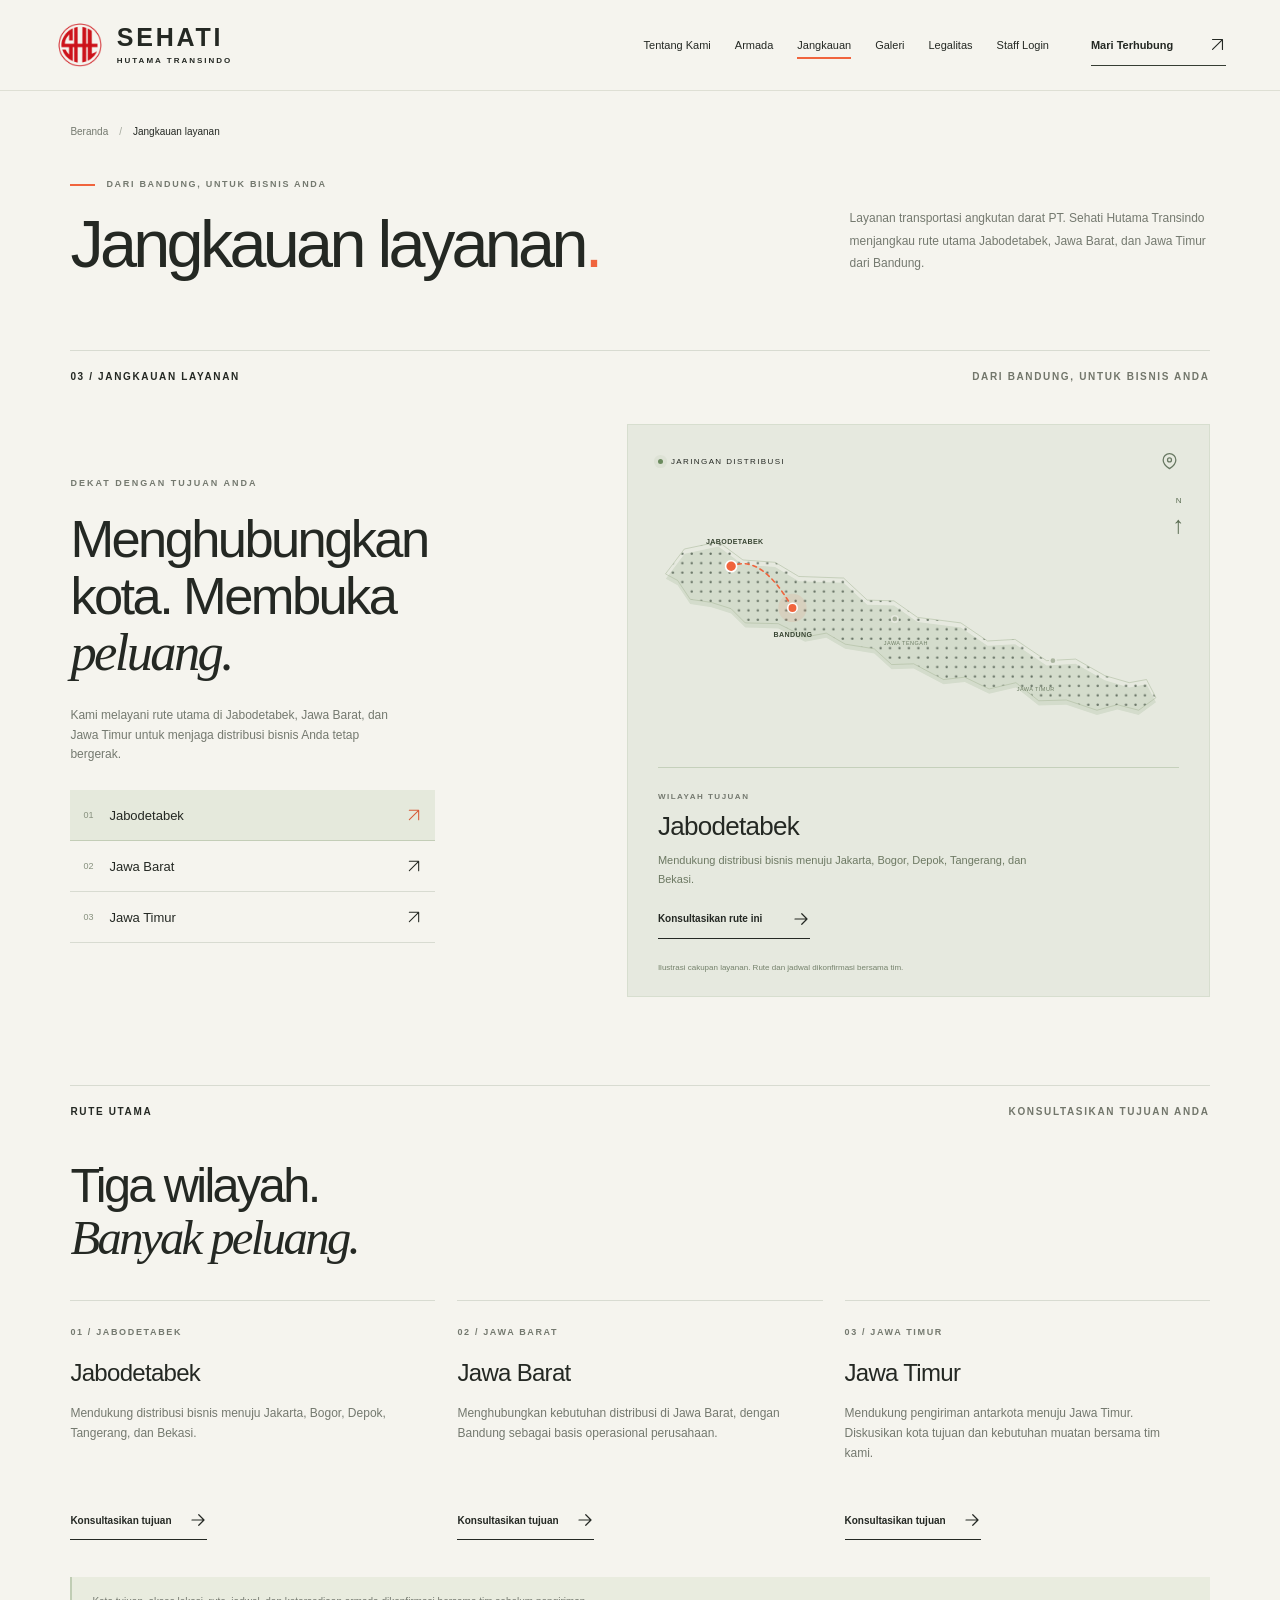
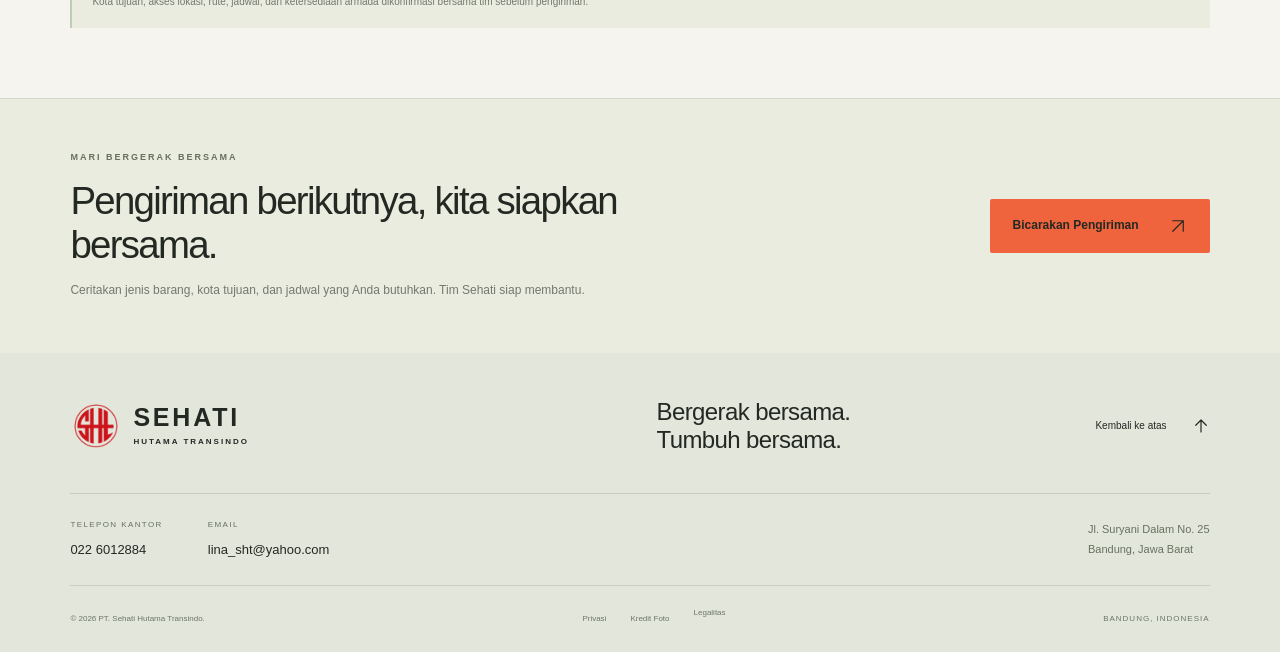
<file: sehati-transindo/jangkauan.html>
<!doctype html>
<html lang="id">
<head>
  <meta charset="utf-8">
  <meta name="viewport" content="width=device-width, initial-scale=1">
  <meta name="theme-color" content="#f5f4ee">
  <meta name="description" content="Layanan transportasi angkutan darat PT. Sehati Hutama Transindo menjangkau rute utama Jabodetabek, Jawa Barat, dan Jawa Timur dari Bandung.">
  <title>Jangkauan layanan — PT. Sehati Hutama Transindo</title>
  <link rel="icon" type="image/png" href="assets/sehati-favicon.png">
  <link rel="stylesheet" href="styles.css">
  <link rel="stylesheet" href="pages.css">
  <link rel="stylesheet" href="company.css">
  <script src="config.js?v=fleet20260922" defer></script>
  <script src="app.js?v=fleet20260922" defer></script>
</head>
<body class="inner-page page-jangkauan" data-page="jangkauan">
  <svg class="svg-library" xmlns="http://www.w3.org/2000/svg" aria-hidden="true"><defs>
    <symbol id="arrow" viewBox="0 0 24 24"><path d="M4 12h15M13 5l7 7-7 7"/></symbol>
    <symbol id="diagonal" viewBox="0 0 24 24"><path d="M5 19 19 5M5 5h14v14"/></symbol>
    <symbol id="pin" viewBox="0 0 24 24"><path d="M20 10c0 6-8 11-8 11S4 16 4 10a8 8 0 1 1 16 0Z"/><circle cx="12" cy="10" r="2.5"/></symbol>
    <symbol id="truck" viewBox="0 0 24 24"><path d="M2 5h12v12H2zM14 9h4l4 4v4h-8M18 9v4h4"/><circle cx="6" cy="18" r="2"/><circle cx="18" cy="18" r="2"/></symbol>
    <symbol id="shield" viewBox="0 0 24 24"><path d="m12 2 8 3v6c0 6-8 11-8 11S4 17 4 11V5Z"/><path d="m8 11 3 3 5-5"/></symbol>
    <symbol id="clock" viewBox="0 0 24 24"><circle cx="12" cy="12" r="9"/><path d="M12 6v6l4 2"/></symbol>
    <symbol id="check" viewBox="0 0 24 24"><path d="m5 12 4 4L19 6"/></symbol>
    <symbol id="close" viewBox="0 0 24 24"><path d="m6 6 12 12M6 18 18 6"/></symbol>
    <symbol id="phone" viewBox="0 0 24 24"><path d="m8 3 3 5-3 3c1 3 2 4 5 5l3-3 5 3c0 4-2 5-5 5C9 21 3 15 3 8c0-3 1-5 5-5Z"/></symbol>
    <symbol id="document" viewBox="0 0 24 24"><path d="M5 2h9l5 5v15H5zM14 2v6h5M8 12h8M8 16h8"/></symbol>
    <symbol id="plus" viewBox="0 0 24 24"><path d="M12 5v14M5 12h14"/></symbol>
  </defs></svg>
  <a class="skip-link" href="#main">Lewati ke konten</a>
  <header class="site-header">
    <a class="brand" href="index.html" aria-label="Sehati Hutama Transindo, beranda">
      <img class="brand-logo" src="assets/sehati-logo.webp" width="52" height="52" alt="">
      <span class="brand-type">SEHATI<span>HUTAMA TRANSINDO</span></span>
    </a>
    <nav class="desktop-nav" aria-label="Navigasi utama"><a href="tentang.html">Tentang Kami</a><a href="armada.html">Armada</a><a href="jangkauan.html" class="is-current" aria-current="page">Jangkauan</a><a href="galeri.html">Galeri</a><a href="legalitas.html">Legalitas</a><a class="staff-login" href="/admin/">Staff Login</a></nav>
    <a class="header-contact" href="kontak.html">Mari Terhubung <svg><use href="#diagonal"/></svg></a>
    <button class="menu-toggle" aria-label="Buka menu" aria-expanded="false" aria-controls="mobile-nav"><span></span><span></span></button>
    <nav id="mobile-nav" class="mobile-nav" aria-label="Navigasi seluler" hidden><a href="index.html">Beranda</a><a href="tentang.html">Tentang Kami</a><a href="armada.html">Armada</a><a href="jangkauan.html" class="is-current" aria-current="page">Jangkauan</a><a href="galeri.html">Galeri</a><a href="legalitas.html">Legalitas</a><a href="kontak.html">Hubungi Kami</a><a class="staff-login" href="/admin/">Staff Login</a></nav>
  </header>
  <main id="main">
    <div class="page-intro">
      <nav class="breadcrumbs" aria-label="Jejak halaman"><ol><li><a href="index.html">Beranda</a></li><li aria-current="page">Jangkauan layanan</li></ol></nav>
      <div class="page-intro-line"><div><p class="eyebrow"><span class="orange-line"></span> DARI BANDUNG, UNTUK BISNIS ANDA</p><h1>Jangkauan layanan<span>.</span></h1></div><p class="page-intro-summary">Layanan transportasi angkutan darat PT. Sehati Hutama Transindo menjangkau rute utama Jabodetabek, Jawa Barat, dan Jawa Timur dari Bandung.</p></div>
    </div>
    <section id="jangkauan" class="section coverage-section">
      <div class="section-kicker"><span>03 / JANGKAUAN LAYANAN</span><span>DARI BANDUNG, UNTUK BISNIS ANDA</span></div>
      <div class="coverage-grid"><div class="coverage-copy reveal"><p class="eyebrow">DEKAT DENGAN TUJUAN ANDA</p><h2>Menghubungkan<br> kota. Membuka<br> <em>peluang.</em></h2><p>Kami melayani rute utama di Jabodetabek, Jawa Barat, dan Jawa Timur untuk menjaga distribusi bisnis Anda tetap bergerak.</p><div class="region-tabs" role="tablist" aria-label="Wilayah layanan"><button id="tab-jabodetabek" role="tab" aria-selected="true" aria-controls="region-panel" data-region="jabodetabek" tabindex="0"><span>01</span>Jabodetabek<svg><use href="#diagonal"/></svg></button><button id="tab-jabar" role="tab" aria-selected="false" aria-controls="region-panel" data-region="jabar" tabindex="-1"><span>02</span>Jawa Barat<svg><use href="#diagonal"/></svg></button><button id="tab-jatim" role="tab" aria-selected="false" aria-controls="region-panel" data-region="jatim" tabindex="-1"><span>03</span>Jawa Timur<svg><use href="#diagonal"/></svg></button></div></div>
      <div class="map-card reveal"><div class="map-top"><span class="map-status"><i></i> JARINGAN DISTRIBUSI</span><svg><use href="#pin"/></svg></div><div class="map-art"><svg class="java-map" viewBox="0 0 700 350" role="img" aria-label="Ilustrasi skematis rute dari Bandung menuju Jabodetabek, Jawa Barat, dan Jawa Timur"><defs><pattern id="mapdots" width="12" height="12" patternUnits="userSpaceOnUse"><circle cx="2" cy="2" r="1.5" fill="#667264"/></pattern></defs><path class="java-shadow" d="m53 80 43-9 31 23 41 3 30 18 57 2 30 28 34 1 30 21 55 7 34 23 35-2 40 27 37-2 37 21 31 9 22-4 12 23-22 16-27-7-26 7-39-13-35 1-29-23-34 8-31-15-27 3-38-20-28 1-22-20-37-6-24-14-27 5-34-17-42-1-18-18-25-8-27-4-16-24-15-8z"/><path class="java-land" d="m53 80 43-9 31 23 41 3 30 18 57 2 30 28 34 1 30 21 55 7 34 23 35-2 40 27 37-2 37 21 31 9 22-4 12 23-22 16-27-7-26 7-39-13-35 1-29-23-34 8-31-15-27 3-38-20-28 1-22-20-37-6-24-14-27 5-34-17-42-1-18-18-25-8-27-4-16-24-15-8z"/><path class="map-route" id="route-line" d="M190 155 Q150 85 112 102"/><circle class="map-halo" cx="190" cy="155" r="18"/><circle class="map-base" cx="190" cy="155" r="6"/><text x="166" y="192" class="map-city">BANDUNG</text><circle class="map-destination" id="map-destination" cx="112" cy="102" r="7"/><text id="destination-label" x="80" y="74" class="map-city destination-label">JABODETABEK</text><circle class="map-dot" cx="320" cy="169" r="4"/><circle class="map-dot" cx="521" cy="222" r="4"/><text x="306" y="202" class="map-muted">JAWA TENGAH</text><text x="475" y="260" class="map-muted">JAWA TIMUR</text></svg><span class="map-compass">N <span>↑</span></span></div><div id="region-panel" role="tabpanel" aria-labelledby="tab-jabodetabek" tabindex="0"><span class="mini-label">WILAYAH TUJUAN</span><h3 id="region-title">Jabodetabek</h3><p id="region-description">Mendukung distribusi bisnis menuju Jakarta, Bogor, Depok, Tangerang, dan Bekasi.</p><a class="text-link" id="region-cta" href="kontak.html">Konsultasikan rute ini <svg><use href="#arrow"/></svg></a></div><p class="map-note">Ilustrasi cakupan layanan. Rute dan jadwal dikonfirmasi bersama tim.</p></div></div>
    </section><section class="section region-directory" aria-labelledby="region-directory-title"><div class="section-kicker"><span>RUTE UTAMA</span><span>KONSULTASIKAN TUJUAN ANDA</span></div><h2 id="region-directory-title">Tiga wilayah.<br><em>Banyak peluang.</em></h2><div class="region-directory-grid"><article><span class="mini-label">01 / JABODETABEK</span><h3>Jabodetabek</h3><p>Mendukung distribusi bisnis menuju Jakarta, Bogor, Depok, Tangerang, dan Bekasi.</p><a class="text-link" href="kontak.html?tujuan=Jabodetabek">Konsultasikan tujuan <svg aria-hidden="true"><use href="#arrow"/></svg></a></article><article><span class="mini-label">02 / JAWA BARAT</span><h3>Jawa Barat</h3><p>Menghubungkan kebutuhan distribusi di Jawa Barat, dengan Bandung sebagai basis operasional perusahaan.</p><a class="text-link" href="kontak.html?tujuan=Jawa%20Barat">Konsultasikan tujuan <svg aria-hidden="true"><use href="#arrow"/></svg></a></article><article><span class="mini-label">03 / JAWA TIMUR</span><h3>Jawa Timur</h3><p>Mendukung pengiriman antarkota menuju Jawa Timur. Diskusikan kota tujuan dan kebutuhan muatan bersama tim kami.</p><a class="text-link" href="kontak.html?tujuan=Jawa%20Timur">Konsultasikan tujuan <svg aria-hidden="true"><use href="#arrow"/></svg></a></article></div><p class="region-directory-note">Kota tujuan, akses lokasi, rute, jadwal, dan ketersediaan armada dikonfirmasi bersama tim sebelum pengiriman.</p></section>
    <aside class="page-callout"><div><p class="eyebrow">MARI BERGERAK BERSAMA</p><h2>Pengiriman berikutnya, kita siapkan bersama.</h2><p>Ceritakan jenis barang, kota tujuan, dan jadwal yang Anda butuhkan. Tim Sehati siap membantu.</p></div><a class="button orange" href="kontak.html">Bicarakan Pengiriman <svg aria-hidden="true"><use href="#diagonal"/></svg></a></aside>
  </main>
  <footer class="site-footer"><div class="footer-top"><a class="brand" href="index.html"><img class="brand-logo" src="assets/sehati-logo.webp" width="52" height="52" alt=""><span class="brand-type">SEHATI<span>HUTAMA TRANSINDO</span></span></a><p>Bergerak bersama.<br> Tumbuh bersama.</p><a class="back-top" href="#main">Kembali ke atas <svg><use href="#arrow"/></svg></a></div><div class="footer-contacts" aria-label="Kontak kantor"><a href="tel:+62226012884"><span>TELEPON KANTOR</span>022 6012884</a><a href="mailto:lina_sht@yahoo.com"><span>EMAIL</span>lina_sht@yahoo.com</a><span class="footer-address">Jl. Suryani Dalam No. 25<br>Bandung, Jawa Barat</span></div><div class="footer-bottom"><span>© <span id="year">2026</span> PT. Sehati Hutama Transindo.</span><div><button id="privacy-button">Privasi</button><button id="credits-button">Kredit Foto</button><a href="legalitas.html">Legalitas</a></div><span>BANDUNG, INDONESIA</span></div></footer>
  <dialog id="detail-dialog" class="detail-dialog" aria-labelledby="dialog-title"><button class="dialog-close" aria-label="Tutup dialog"><svg><use href="#close"/></svg></button><div id="dialog-body"></div></dialog>
<dialog id="gallery-dialog" class="gallery-dialog" aria-labelledby="gallery-title"><div class="lightbox-toolbar"><p id="gallery-title">Galeri operasional Sehati</p><div><button id="gallery-zoom" aria-label="Perbesar foto">+ Perbesar</button><button class="dialog-close" aria-label="Tutup galeri"><svg><use href="#close"/></svg></button></div></div><div class="lightbox-stage"><img id="lightbox-image" alt="" width="960" height="1280"></div><div class="lightbox-bottom"><button id="gallery-prev" aria-label="Foto sebelumnya"><svg class="rotate-180"><use href="#arrow"/></svg></button><p id="gallery-caption" aria-live="polite"></p><button id="gallery-next" aria-label="Foto berikutnya"><svg><use href="#arrow"/></svg></button></div></dialog>
  <div id="toast" role="status" aria-live="polite"></div>
  <noscript><style>.quote-form{display:none}.fleet-toolbar{display:none}.gallery-item{cursor:default}</style><div class="noscript-note">Untuk konsultasi pengiriman atau permintaan dokumen, hubungi <a href="tel:+6287720006871">+62 877 2000 6871</a> atau <a href="tel:+628112486000">+62 811 2486 000</a>. Aktifkan JavaScript untuk galeri interaktif dan draf WhatsApp.</div></noscript>
</body>
</html>
</file>
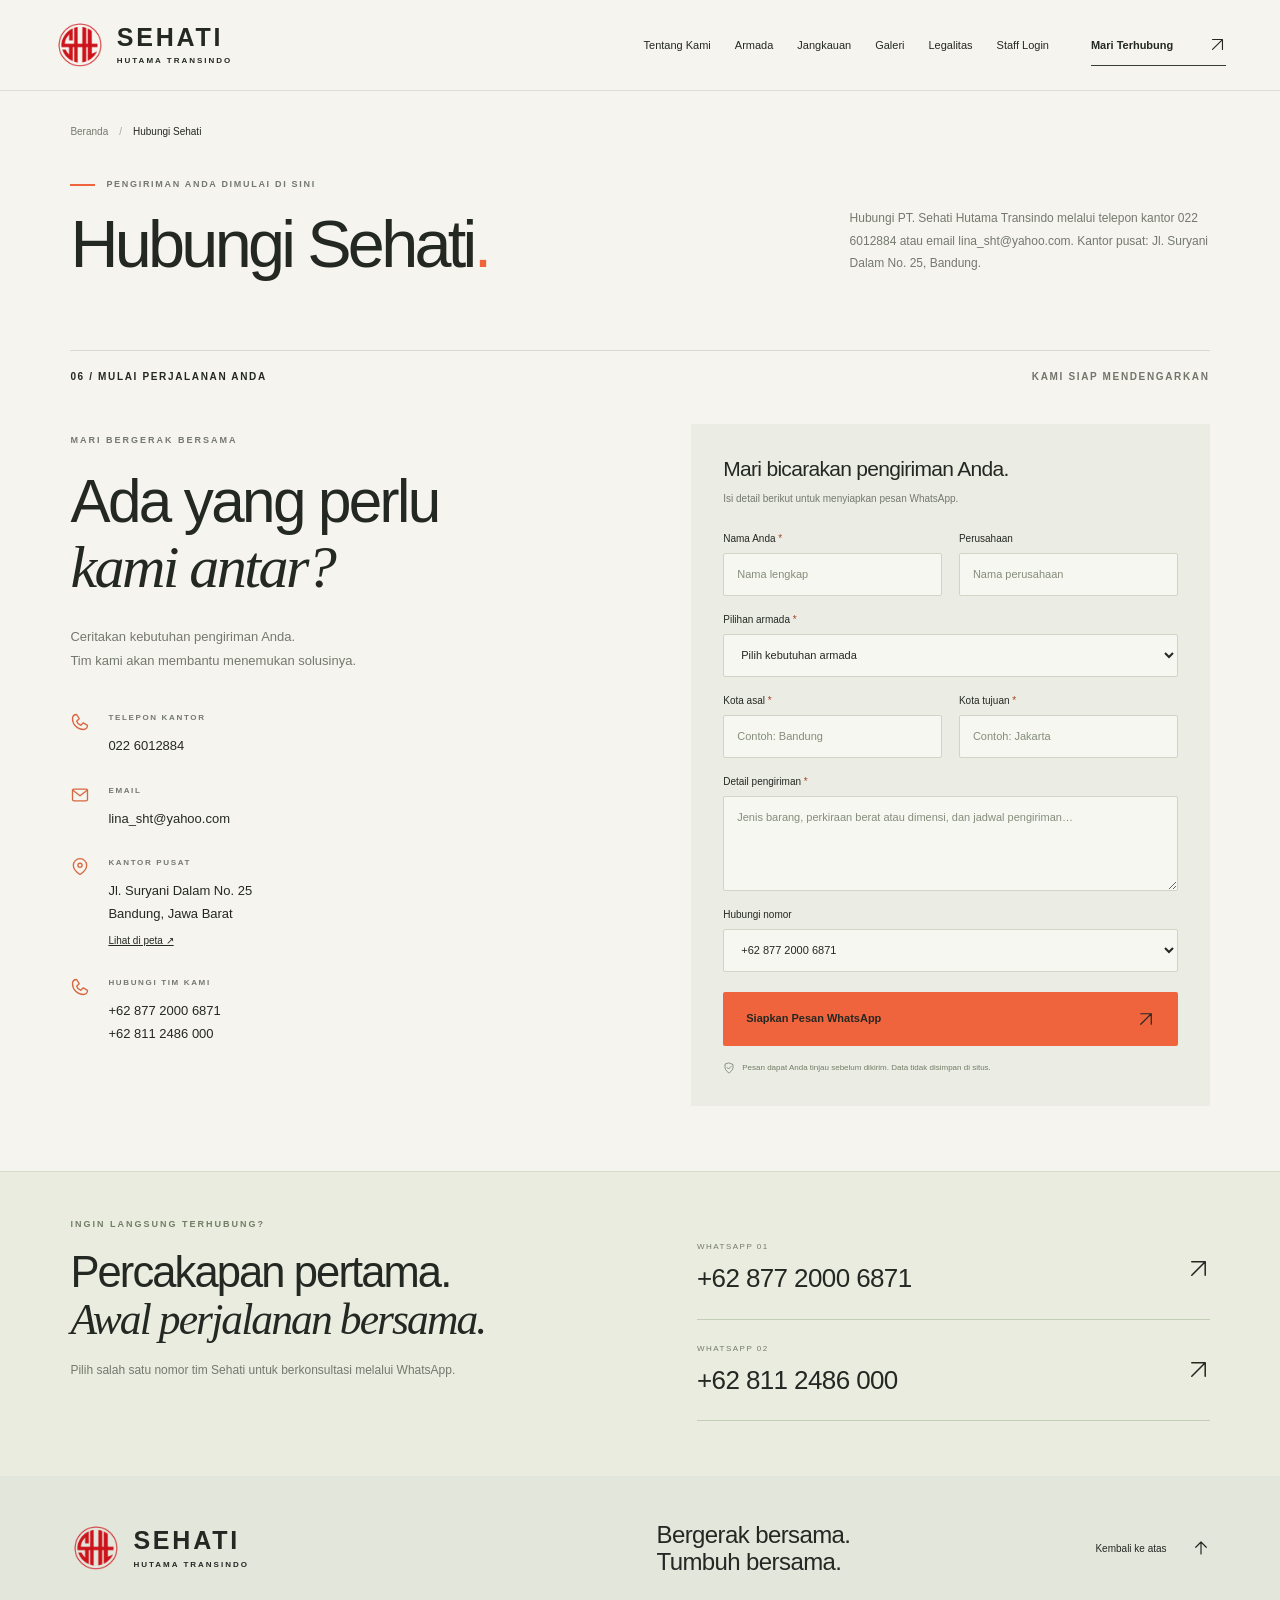
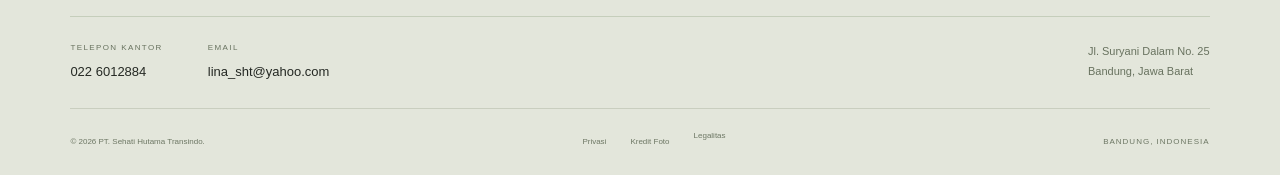
<file: sehati-transindo/kontak.html>
<!doctype html>
<html lang="id">
<head>
  <meta charset="utf-8">
  <meta name="viewport" content="width=device-width, initial-scale=1">
  <meta name="theme-color" content="#f5f4ee">
  <meta name="description" content="Hubungi PT. Sehati Hutama Transindo melalui telepon kantor 022 6012884 atau email lina_sht@yahoo.com. Kantor pusat: Jl. Suryani Dalam No. 25, Bandung.">
  <title>Hubungi Sehati — PT. Sehati Hutama Transindo</title>
  <link rel="icon" type="image/png" href="assets/sehati-favicon.png">
  <link rel="stylesheet" href="styles.css">
  <link rel="stylesheet" href="pages.css">
  <link rel="stylesheet" href="company.css">
  <script src="config.js?v=fleet20260922" defer></script>
  <script src="app.js?v=fleet20260922" defer></script>
</head>
<body class="inner-page page-kontak" data-page="kontak">
  <svg class="svg-library" xmlns="http://www.w3.org/2000/svg" aria-hidden="true"><defs>
    <symbol id="arrow" viewBox="0 0 24 24"><path d="M4 12h15M13 5l7 7-7 7"/></symbol>
    <symbol id="diagonal" viewBox="0 0 24 24"><path d="M5 19 19 5M5 5h14v14"/></symbol>
    <symbol id="pin" viewBox="0 0 24 24"><path d="M20 10c0 6-8 11-8 11S4 16 4 10a8 8 0 1 1 16 0Z"/><circle cx="12" cy="10" r="2.5"/></symbol>
    <symbol id="truck" viewBox="0 0 24 24"><path d="M2 5h12v12H2zM14 9h4l4 4v4h-8M18 9v4h4"/><circle cx="6" cy="18" r="2"/><circle cx="18" cy="18" r="2"/></symbol>
    <symbol id="shield" viewBox="0 0 24 24"><path d="m12 2 8 3v6c0 6-8 11-8 11S4 17 4 11V5Z"/><path d="m8 11 3 3 5-5"/></symbol>
    <symbol id="clock" viewBox="0 0 24 24"><circle cx="12" cy="12" r="9"/><path d="M12 6v6l4 2"/></symbol>
    <symbol id="check" viewBox="0 0 24 24"><path d="m5 12 4 4L19 6"/></symbol>
    <symbol id="close" viewBox="0 0 24 24"><path d="m6 6 12 12M6 18 18 6"/></symbol>
    <symbol id="phone" viewBox="0 0 24 24"><path d="m8 3 3 5-3 3c1 3 2 4 5 5l3-3 5 3c0 4-2 5-5 5C9 21 3 15 3 8c0-3 1-5 5-5Z"/></symbol>
    <symbol id="document" viewBox="0 0 24 24"><path d="M5 2h9l5 5v15H5zM14 2v6h5M8 12h8M8 16h8"/></symbol>
    <symbol id="plus" viewBox="0 0 24 24"><path d="M12 5v14M5 12h14"/></symbol>
    <symbol id="mail" viewBox="0 0 24 24"><rect x="3" y="5" width="18" height="14" rx="2"/><path d="m3 6 9 7 9-7"/></symbol>
  </defs></svg>
  <a class="skip-link" href="#main">Lewati ke konten</a>
  <header class="site-header">
    <a class="brand" href="index.html" aria-label="Sehati Hutama Transindo, beranda">
      <img class="brand-logo" src="assets/sehati-logo.webp" width="52" height="52" alt="">
      <span class="brand-type">SEHATI<span>HUTAMA TRANSINDO</span></span>
    </a>
    <nav class="desktop-nav" aria-label="Navigasi utama"><a href="tentang.html">Tentang Kami</a><a href="armada.html">Armada</a><a href="jangkauan.html">Jangkauan</a><a href="galeri.html">Galeri</a><a href="legalitas.html">Legalitas</a><a class="staff-login" href="/admin/">Staff Login</a></nav>
    <a class="header-contact" href="kontak.html">Mari Terhubung <svg><use href="#diagonal"/></svg></a>
    <button class="menu-toggle" aria-label="Buka menu" aria-expanded="false" aria-controls="mobile-nav"><span></span><span></span></button>
    <nav id="mobile-nav" class="mobile-nav" aria-label="Navigasi seluler" hidden><a href="index.html">Beranda</a><a href="tentang.html">Tentang Kami</a><a href="armada.html">Armada</a><a href="jangkauan.html">Jangkauan</a><a href="galeri.html">Galeri</a><a href="legalitas.html">Legalitas</a><a href="kontak.html" class="is-current" aria-current="page">Hubungi Kami</a><a class="staff-login" href="/admin/">Staff Login</a></nav>
  </header>
  <main id="main">
    <div class="page-intro">
      <nav class="breadcrumbs" aria-label="Jejak halaman"><ol><li><a href="index.html">Beranda</a></li><li aria-current="page">Hubungi Sehati</li></ol></nav>
      <div class="page-intro-line"><div><p class="eyebrow"><span class="orange-line"></span> PENGIRIMAN ANDA DIMULAI DI SINI</p><h1>Hubungi Sehati<span>.</span></h1></div><p class="page-intro-summary">Hubungi PT. Sehati Hutama Transindo melalui telepon kantor 022 6012884 atau email lina_sht@yahoo.com. Kantor pusat: Jl. Suryani Dalam No. 25, Bandung.</p></div>
    </div>
    <section id="kontak" class="section contact-section"><div class="section-kicker"><span>06 / MULAI PERJALANAN ANDA</span><span>KAMI SIAP MENDENGARKAN</span></div><div class="contact-grid"><div class="contact-copy reveal"><p class="eyebrow">MARI BERGERAK BERSAMA</p><h2>Ada yang perlu<br> <em>kami antar?</em></h2><p>Ceritakan kebutuhan pengiriman Anda.<br> Tim kami akan membantu menemukan solusinya.</p><div class="contact-details"><div><svg aria-hidden="true"><use href="#phone"/></svg><div><span class="mini-label">TELEPON KANTOR</span><a href="tel:+62226012884">022 6012884</a></div></div><div><svg aria-hidden="true"><use href="#mail"/></svg><div><span class="mini-label">EMAIL</span><a href="mailto:lina_sht@yahoo.com">lina_sht@yahoo.com</a></div></div><div><svg><use href="#pin"/></svg><div><span class="mini-label">KANTOR PUSAT</span><address>Jl. Suryani Dalam No. 25<br> Bandung, Jawa Barat</address><a href="https://www.google.com/maps/search/?api=1&query=Jl.%20Suryani%20Dalam%20No.%2025%2C%20Bandung" target="_blank" rel="noopener noreferrer">Lihat di peta ↗</a></div></div><div><svg><use href="#phone"/></svg><div><span class="mini-label">HUBUNGI TIM KAMI</span><a href="tel:+6287720006871">+62 877 2000 6871</a><a href="tel:+628112486000">+62 811 2486 000</a></div></div></div></div>
      <form class="quote-form" id="quote-form" inert><h3>Mari bicarakan pengiriman Anda.</h3><p>Isi detail berikut untuk menyiapkan pesan WhatsApp.</p><div class="form-row"><div class="field"><label for="name">Nama Anda <span>*</span></label><input id="name" name="name" autocomplete="name" placeholder="Nama lengkap" required maxlength="80"></div><div class="field"><label for="company">Perusahaan</label><input id="company" name="company" autocomplete="organization" placeholder="Nama perusahaan" maxlength="100"></div></div><div class="field"><label for="fleet">Pilihan armada <span>*</span></label><select id="fleet" name="fleet" required><option value="">Pilih kebutuhan armada</option><option>Engkel</option><option>Tronton</option><option>Build-up</option><option>Butuh rekomendasi</option></select></div><div class="form-row"><div class="field"><label for="origin">Kota asal <span>*</span></label><input id="origin" name="origin" placeholder="Contoh: Bandung" required maxlength="80"></div><div class="field"><label for="destination">Kota tujuan <span>*</span></label><input id="destination" name="destination" placeholder="Contoh: Jakarta" required maxlength="80"></div></div><div class="field"><label for="message">Detail pengiriman <span>*</span></label><textarea id="message" name="message" placeholder="Jenis barang, perkiraan berat atau dimensi, dan jadwal pengiriman…" required rows="3" maxlength="1600"></textarea></div><div class="field"><label for="contact-person">Hubungi nomor</label><select id="contact-person" name="contact-person"><option value="6287720006871">+62 877 2000 6871</option><option value="628112486000">+62 811 2486 000</option></select></div><button class="button orange" type="submit">Siapkan Pesan WhatsApp <svg><use href="#diagonal"/></svg></button><small class="form-note"><svg><use href="#shield"/></svg> Pesan dapat Anda tinjau sebelum dikirim. Data tidak disimpan di situs.</small></form></div></section><aside class="contact-direct"><div><p class="eyebrow">INGIN LANGSUNG TERHUBUNG?</p><h2>Percakapan pertama.<br><em>Awal perjalanan bersama.</em></h2><p>Pilih salah satu nomor tim Sehati untuk berkonsultasi melalui WhatsApp.</p></div><div class="contact-direct-links"><a href="https://wa.me/6287720006871?text=Halo%20tim%20Sehati%2C%20saya%20ingin%20berkonsultasi%20mengenai%20pengiriman%20barang." target="_blank" rel="noopener noreferrer"><span>WHATSAPP 01<strong>+62 877 2000 6871</strong></span><svg aria-hidden="true"><use href="#diagonal"/></svg></a><a href="https://wa.me/628112486000?text=Halo%20tim%20Sehati%2C%20saya%20ingin%20berkonsultasi%20mengenai%20pengiriman%20barang." target="_blank" rel="noopener noreferrer"><span>WHATSAPP 02<strong>+62 811 2486 000</strong></span><svg aria-hidden="true"><use href="#diagonal"/></svg></a></div></aside>

  </main>
  <footer class="site-footer"><div class="footer-top"><a class="brand" href="index.html"><img class="brand-logo" src="assets/sehati-logo.webp" width="52" height="52" alt=""><span class="brand-type">SEHATI<span>HUTAMA TRANSINDO</span></span></a><p>Bergerak bersama.<br> Tumbuh bersama.</p><a class="back-top" href="#main">Kembali ke atas <svg><use href="#arrow"/></svg></a></div><div class="footer-contacts" aria-label="Kontak kantor"><a href="tel:+62226012884"><span>TELEPON KANTOR</span>022 6012884</a><a href="mailto:lina_sht@yahoo.com"><span>EMAIL</span>lina_sht@yahoo.com</a><span class="footer-address">Jl. Suryani Dalam No. 25<br>Bandung, Jawa Barat</span></div><div class="footer-bottom"><span>© <span id="year">2026</span> PT. Sehati Hutama Transindo.</span><div><button id="privacy-button">Privasi</button><button id="credits-button">Kredit Foto</button><a href="legalitas.html">Legalitas</a></div><span>BANDUNG, INDONESIA</span></div></footer>
  <dialog id="detail-dialog" class="detail-dialog" aria-labelledby="dialog-title"><button class="dialog-close" aria-label="Tutup dialog"><svg><use href="#close"/></svg></button><div id="dialog-body"></div></dialog>
<dialog id="gallery-dialog" class="gallery-dialog" aria-labelledby="gallery-title"><div class="lightbox-toolbar"><p id="gallery-title">Galeri operasional Sehati</p><div><button id="gallery-zoom" aria-label="Perbesar foto">+ Perbesar</button><button class="dialog-close" aria-label="Tutup galeri"><svg><use href="#close"/></svg></button></div></div><div class="lightbox-stage"><img id="lightbox-image" alt="" width="960" height="1280"></div><div class="lightbox-bottom"><button id="gallery-prev" aria-label="Foto sebelumnya"><svg class="rotate-180"><use href="#arrow"/></svg></button><p id="gallery-caption" aria-live="polite"></p><button id="gallery-next" aria-label="Foto berikutnya"><svg><use href="#arrow"/></svg></button></div></dialog>
  <div id="toast" role="status" aria-live="polite"></div>
  <noscript><style>.quote-form{display:none}.fleet-toolbar{display:none}.gallery-item{cursor:default}</style><div class="noscript-note">Untuk konsultasi pengiriman atau permintaan dokumen, hubungi <a href="tel:+6287720006871">+62 877 2000 6871</a> atau <a href="tel:+628112486000">+62 811 2486 000</a>. Aktifkan JavaScript untuk galeri interaktif dan draf WhatsApp.</div></noscript>
</body>
</html>
</file>
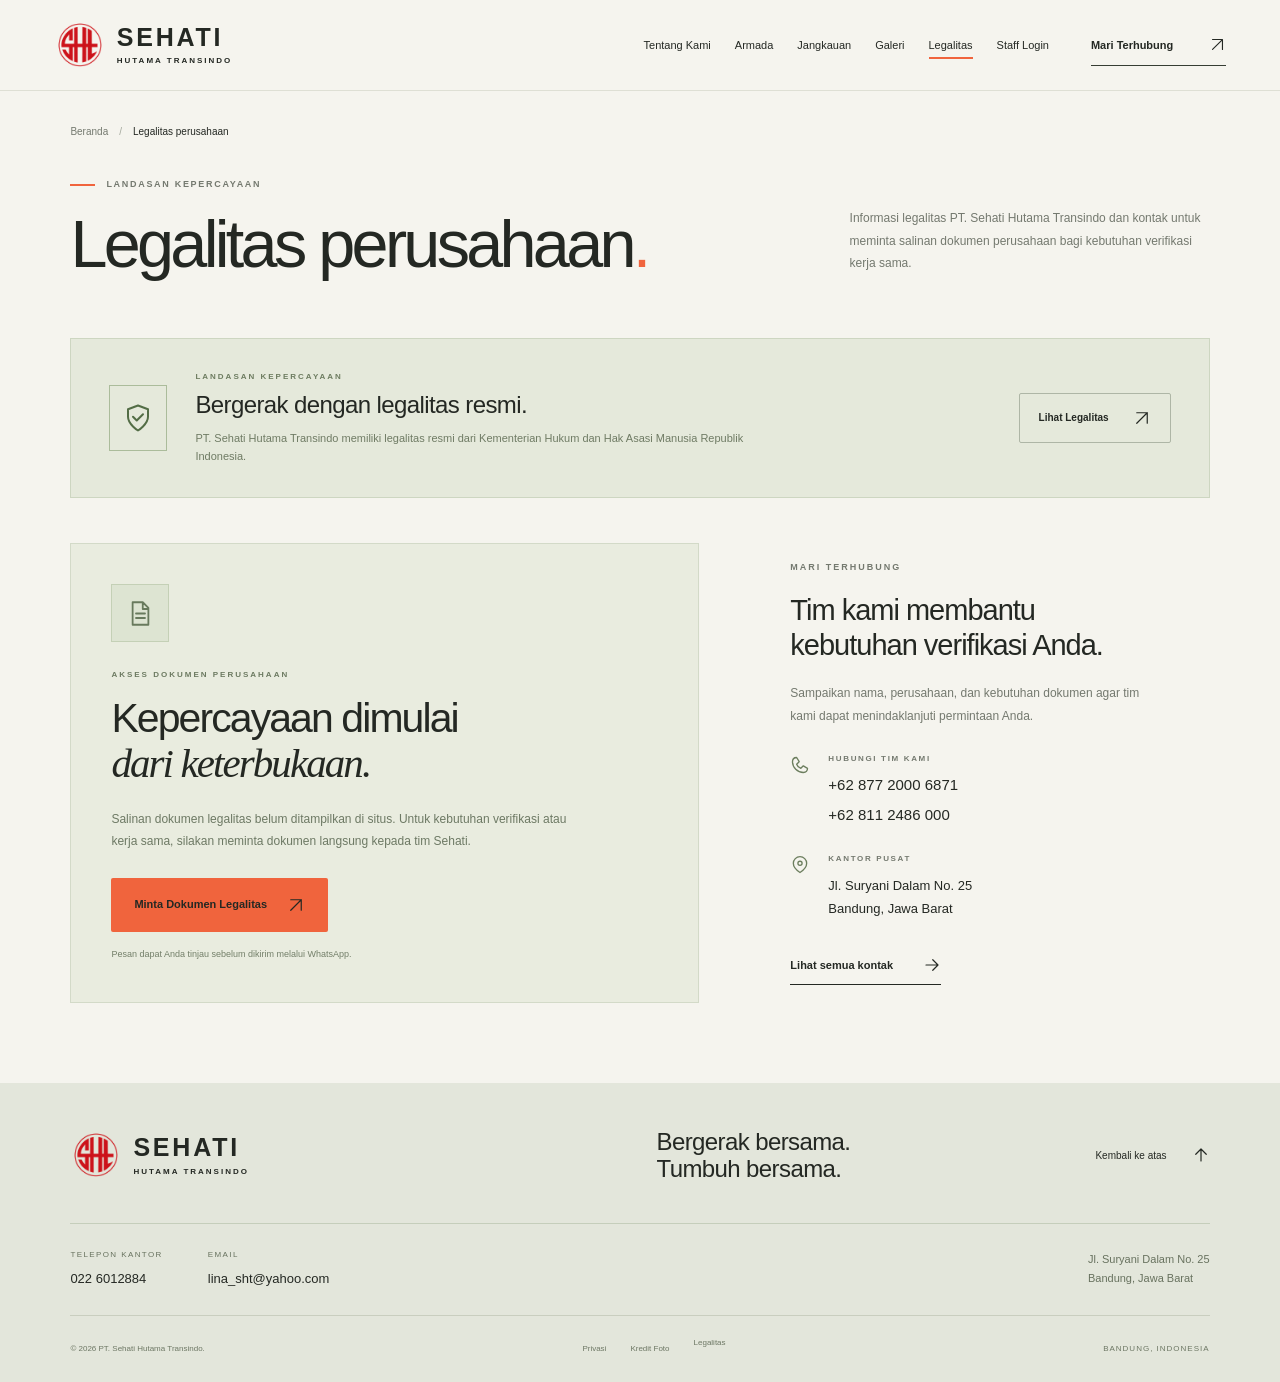
<file: sehati-transindo/legalitas.html>
<!doctype html>
<html lang="id">
<head>
  <meta charset="utf-8">
  <meta name="viewport" content="width=device-width, initial-scale=1">
  <meta name="theme-color" content="#f5f4ee">
  <meta name="description" content="Informasi legalitas PT. Sehati Hutama Transindo dan kontak untuk meminta salinan dokumen perusahaan bagi kebutuhan verifikasi kerja sama.">
  <title>Legalitas perusahaan — PT. Sehati Hutama Transindo</title>
  <link rel="icon" type="image/png" href="assets/sehati-favicon.png">
  <link rel="stylesheet" href="styles.css">
  <link rel="stylesheet" href="pages.css">
  <link rel="stylesheet" href="company.css">
  <script src="config.js?v=fleet20260922" defer></script>
  <script src="app.js?v=fleet20260922" defer></script>
</head>
<body class="inner-page page-legalitas" data-page="legalitas">
  <svg class="svg-library" xmlns="http://www.w3.org/2000/svg" aria-hidden="true"><defs>
    <symbol id="arrow" viewBox="0 0 24 24"><path d="M4 12h15M13 5l7 7-7 7"/></symbol>
    <symbol id="diagonal" viewBox="0 0 24 24"><path d="M5 19 19 5M5 5h14v14"/></symbol>
    <symbol id="pin" viewBox="0 0 24 24"><path d="M20 10c0 6-8 11-8 11S4 16 4 10a8 8 0 1 1 16 0Z"/><circle cx="12" cy="10" r="2.5"/></symbol>
    <symbol id="truck" viewBox="0 0 24 24"><path d="M2 5h12v12H2zM14 9h4l4 4v4h-8M18 9v4h4"/><circle cx="6" cy="18" r="2"/><circle cx="18" cy="18" r="2"/></symbol>
    <symbol id="shield" viewBox="0 0 24 24"><path d="m12 2 8 3v6c0 6-8 11-8 11S4 17 4 11V5Z"/><path d="m8 11 3 3 5-5"/></symbol>
    <symbol id="clock" viewBox="0 0 24 24"><circle cx="12" cy="12" r="9"/><path d="M12 6v6l4 2"/></symbol>
    <symbol id="check" viewBox="0 0 24 24"><path d="m5 12 4 4L19 6"/></symbol>
    <symbol id="close" viewBox="0 0 24 24"><path d="m6 6 12 12M6 18 18 6"/></symbol>
    <symbol id="phone" viewBox="0 0 24 24"><path d="m8 3 3 5-3 3c1 3 2 4 5 5l3-3 5 3c0 4-2 5-5 5C9 21 3 15 3 8c0-3 1-5 5-5Z"/></symbol>
    <symbol id="document" viewBox="0 0 24 24"><path d="M5 2h9l5 5v15H5zM14 2v6h5M8 12h8M8 16h8"/></symbol>
    <symbol id="plus" viewBox="0 0 24 24"><path d="M12 5v14M5 12h14"/></symbol>
  </defs></svg>
  <a class="skip-link" href="#main">Lewati ke konten</a>
  <header class="site-header">
    <a class="brand" href="index.html" aria-label="Sehati Hutama Transindo, beranda">
      <img class="brand-logo" src="assets/sehati-logo.webp" width="52" height="52" alt="">
      <span class="brand-type">SEHATI<span>HUTAMA TRANSINDO</span></span>
    </a>
    <nav class="desktop-nav" aria-label="Navigasi utama"><a href="tentang.html">Tentang Kami</a><a href="armada.html">Armada</a><a href="jangkauan.html">Jangkauan</a><a href="galeri.html">Galeri</a><a href="legalitas.html" class="is-current" aria-current="page">Legalitas</a><a class="staff-login" href="/admin/">Staff Login</a></nav>
    <a class="header-contact" href="kontak.html">Mari Terhubung <svg><use href="#diagonal"/></svg></a>
    <button class="menu-toggle" aria-label="Buka menu" aria-expanded="false" aria-controls="mobile-nav"><span></span><span></span></button>
    <nav id="mobile-nav" class="mobile-nav" aria-label="Navigasi seluler" hidden><a href="index.html">Beranda</a><a href="tentang.html">Tentang Kami</a><a href="armada.html">Armada</a><a href="jangkauan.html">Jangkauan</a><a href="galeri.html">Galeri</a><a href="legalitas.html" class="is-current" aria-current="page">Legalitas</a><a href="kontak.html">Hubungi Kami</a><a class="staff-login" href="/admin/">Staff Login</a></nav>
  </header>
  <main id="main">
    <div class="page-intro">
      <nav class="breadcrumbs" aria-label="Jejak halaman"><ol><li><a href="index.html">Beranda</a></li><li aria-current="page">Legalitas perusahaan</li></ol></nav>
      <div class="page-intro-line"><div><p class="eyebrow"><span class="orange-line"></span> LANDASAN KEPERCAYAAN</p><h1>Legalitas perusahaan<span>.</span></h1></div><p class="page-intro-summary">Informasi legalitas PT. Sehati Hutama Transindo dan kontak untuk meminta salinan dokumen perusahaan bagi kebutuhan verifikasi kerja sama.</p></div>
    </div>
    <section id="legalitas" class="legal-section"><div class="legal-icon"><svg><use href="#shield"/></svg></div><div><p class="eyebrow">LANDASAN KEPERCAYAAN</p><h2>Bergerak dengan legalitas resmi.</h2><p>PT. Sehati Hutama Transindo memiliki legalitas resmi dari Kementerian Hukum dan Hak Asasi Manusia Republik Indonesia.</p></div><button class="button outline-dark" id="open-licenses">Lihat Legalitas <svg><use href="#diagonal"/></svg></button></section><section class="section legal-detail-section" aria-labelledby="legal-status-title"><div class="legal-status-card"><span class="legal-status-icon"><svg aria-hidden="true"><use href="#document"/></svg></span><p class="eyebrow">AKSES DOKUMEN PERUSAHAAN</p><h2 id="legal-status-title">Kepercayaan dimulai<br><em>dari keterbukaan.</em></h2><p>Salinan dokumen legalitas belum ditampilkan di situs. Untuk kebutuhan verifikasi atau kerja sama, silakan meminta dokumen langsung kepada tim Sehati.</p><a class="button orange" href="https://wa.me/6287720006871?text=Halo%20tim%20PT.%20Sehati%20Hutama%20Transindo%2C%20saya%20ingin%20meminta%20informasi%20dan%20salinan%20dokumen%20legalitas%20perusahaan%20untuk%20kebutuhan%20verifikasi%20kerja%20sama." target="_blank" rel="noopener noreferrer">Minta Dokumen Legalitas <svg aria-hidden="true"><use href="#diagonal"/></svg></a><small>Pesan dapat Anda tinjau sebelum dikirim melalui WhatsApp.</small></div><div class="legal-support"><p class="eyebrow">MARI TERHUBUNG</p><h3>Tim kami membantu<br>kebutuhan verifikasi Anda.</h3><p>Sampaikan nama, perusahaan, dan kebutuhan dokumen agar tim kami dapat menindaklanjuti permintaan Anda.</p><div class="legal-contact-row"><svg aria-hidden="true"><use href="#phone"/></svg><div><span class="mini-label">HUBUNGI TIM KAMI</span><a href="tel:+6287720006871">+62 877 2000 6871</a><a href="tel:+628112486000">+62 811 2486 000</a></div></div><div class="legal-contact-row"><svg aria-hidden="true"><use href="#pin"/></svg><div><span class="mini-label">KANTOR PUSAT</span><address>Jl. Suryani Dalam No. 25<br>Bandung, Jawa Barat</address></div></div><a class="text-link" href="kontak.html">Lihat semua kontak <svg aria-hidden="true"><use href="#arrow"/></svg></a></div></section>

  </main>
  <footer class="site-footer"><div class="footer-top"><a class="brand" href="index.html"><img class="brand-logo" src="assets/sehati-logo.webp" width="52" height="52" alt=""><span class="brand-type">SEHATI<span>HUTAMA TRANSINDO</span></span></a><p>Bergerak bersama.<br> Tumbuh bersama.</p><a class="back-top" href="#main">Kembali ke atas <svg><use href="#arrow"/></svg></a></div><div class="footer-contacts" aria-label="Kontak kantor"><a href="tel:+62226012884"><span>TELEPON KANTOR</span>022 6012884</a><a href="mailto:lina_sht@yahoo.com"><span>EMAIL</span>lina_sht@yahoo.com</a><span class="footer-address">Jl. Suryani Dalam No. 25<br>Bandung, Jawa Barat</span></div><div class="footer-bottom"><span>© <span id="year">2026</span> PT. Sehati Hutama Transindo.</span><div><button id="privacy-button">Privasi</button><button id="credits-button">Kredit Foto</button><a href="legalitas.html">Legalitas</a></div><span>BANDUNG, INDONESIA</span></div></footer>
  <dialog id="detail-dialog" class="detail-dialog" aria-labelledby="dialog-title"><button class="dialog-close" aria-label="Tutup dialog"><svg><use href="#close"/></svg></button><div id="dialog-body"></div></dialog>
<dialog id="gallery-dialog" class="gallery-dialog" aria-labelledby="gallery-title"><div class="lightbox-toolbar"><p id="gallery-title">Galeri operasional Sehati</p><div><button id="gallery-zoom" aria-label="Perbesar foto">+ Perbesar</button><button class="dialog-close" aria-label="Tutup galeri"><svg><use href="#close"/></svg></button></div></div><div class="lightbox-stage"><img id="lightbox-image" alt="" width="960" height="1280"></div><div class="lightbox-bottom"><button id="gallery-prev" aria-label="Foto sebelumnya"><svg class="rotate-180"><use href="#arrow"/></svg></button><p id="gallery-caption" aria-live="polite"></p><button id="gallery-next" aria-label="Foto berikutnya"><svg><use href="#arrow"/></svg></button></div></dialog>
  <div id="toast" role="status" aria-live="polite"></div>
  <noscript><style>.quote-form{display:none}.fleet-toolbar{display:none}.gallery-item{cursor:default}</style><div class="noscript-note">Untuk konsultasi pengiriman atau permintaan dokumen, hubungi <a href="tel:+6287720006871">+62 877 2000 6871</a> atau <a href="tel:+628112486000">+62 811 2486 000</a>. Aktifkan JavaScript untuk galeri interaktif dan draf WhatsApp.</div></noscript>
</body>
</html>
</file>
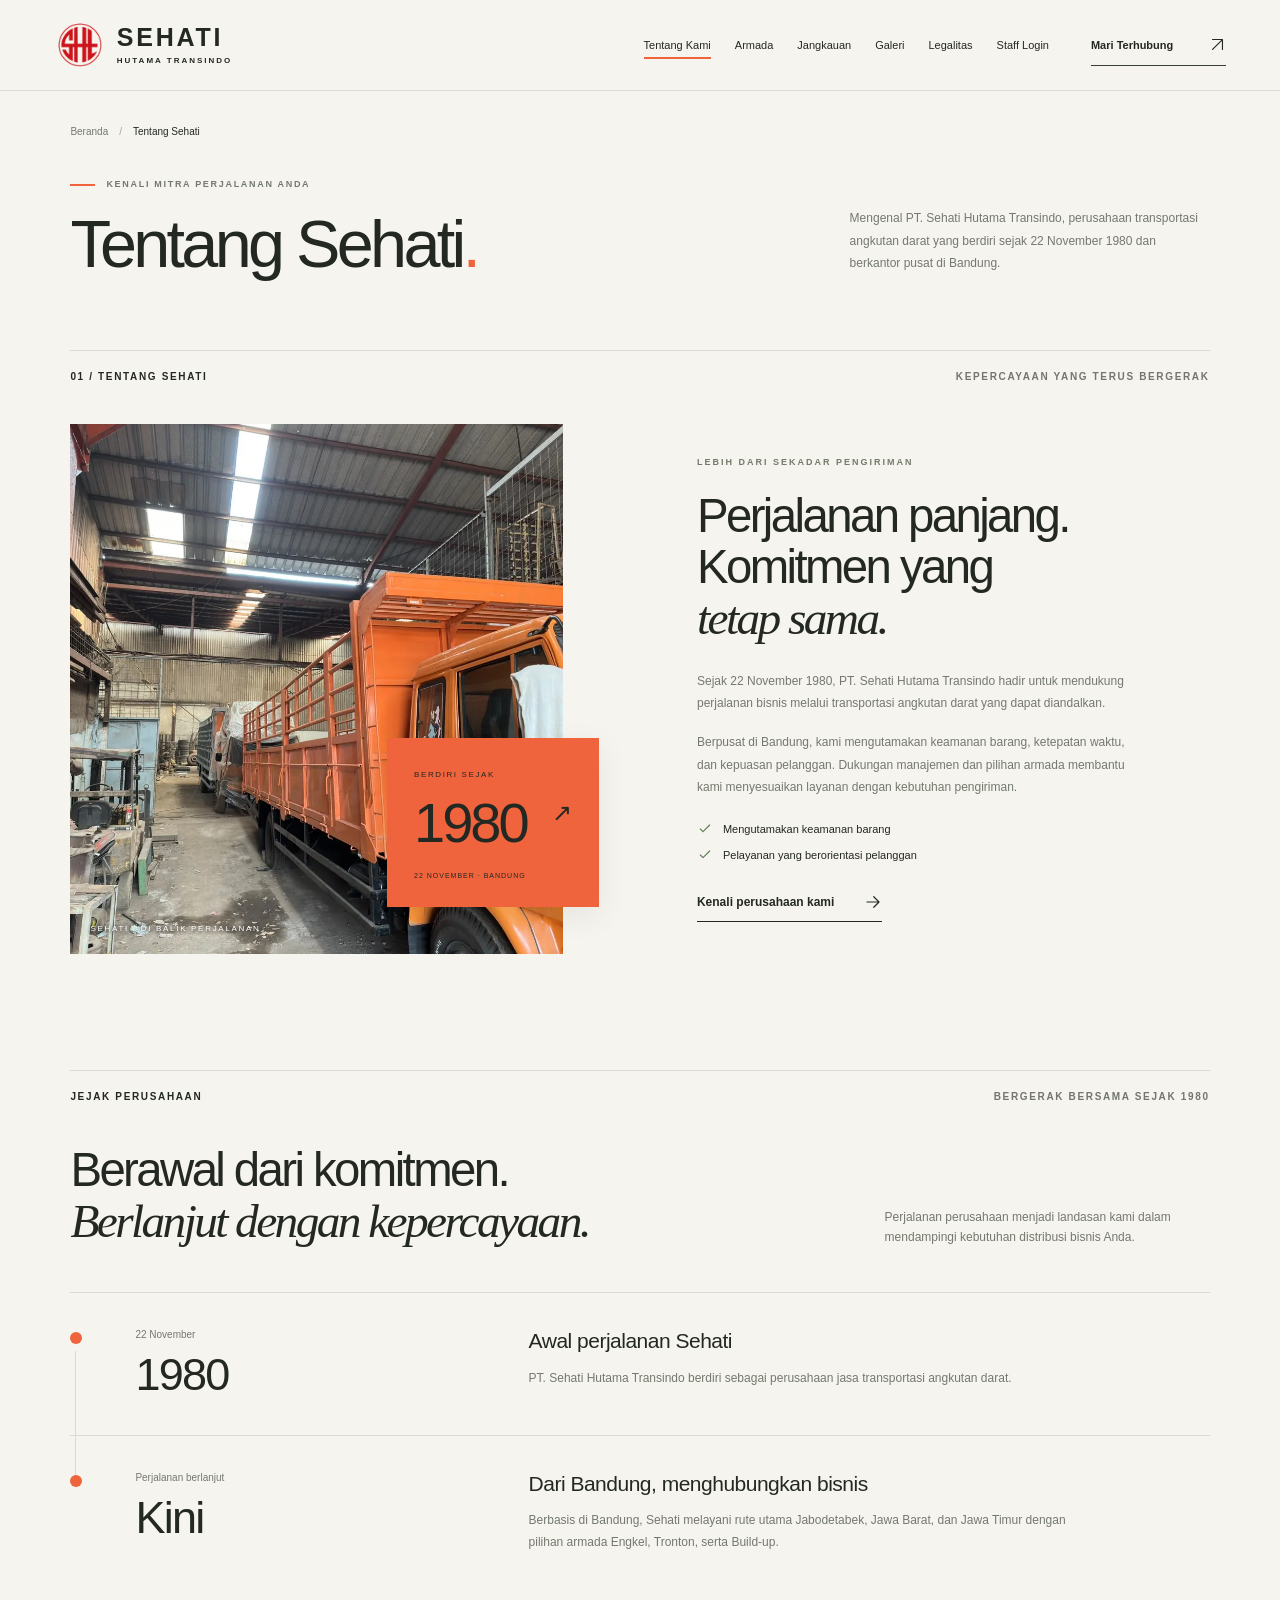
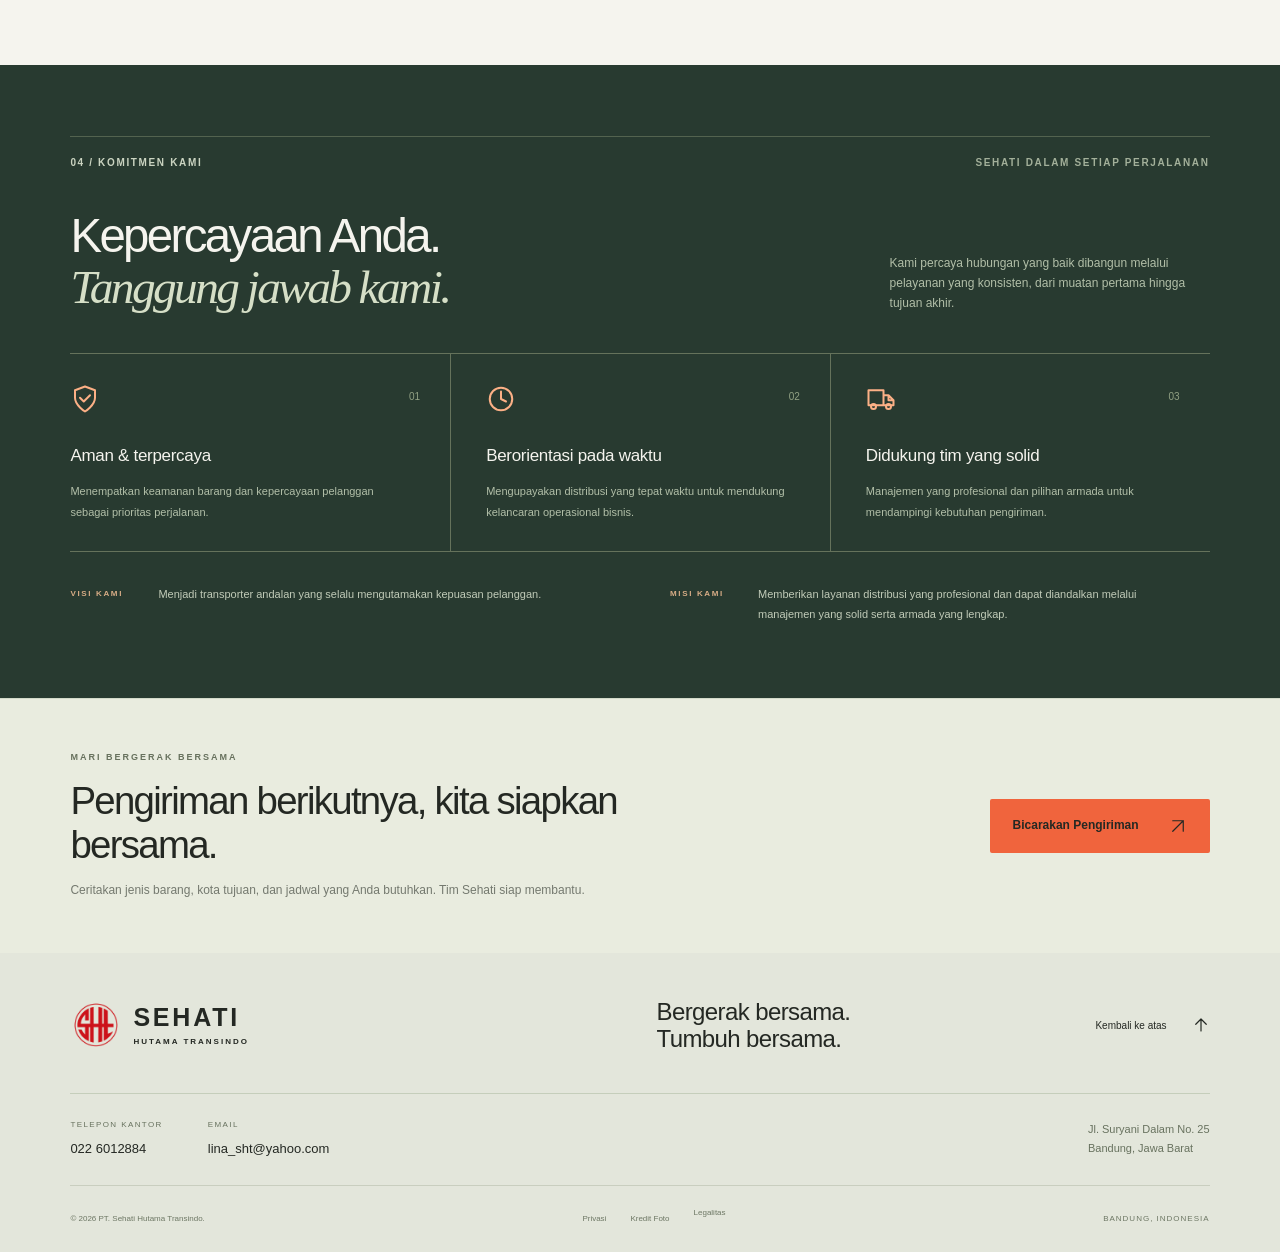
<file: sehati-transindo/tentang.html>
<!doctype html>
<html lang="id">
<head>
  <meta charset="utf-8">
  <meta name="viewport" content="width=device-width, initial-scale=1">
  <meta name="theme-color" content="#f5f4ee">
  <meta name="description" content="Mengenal PT. Sehati Hutama Transindo, perusahaan transportasi angkutan darat yang berdiri sejak 22 November 1980 dan berkantor pusat di Bandung.">
  <title>Tentang Sehati — PT. Sehati Hutama Transindo</title>
  <link rel="icon" type="image/png" href="assets/sehati-favicon.png">
  <link rel="stylesheet" href="styles.css">
  <link rel="stylesheet" href="pages.css">
  <link rel="stylesheet" href="company.css">
  <script src="config.js?v=fleet20260922" defer></script>
  <script src="app.js?v=fleet20260922" defer></script>
</head>
<body class="inner-page page-tentang" data-page="tentang">
  <svg class="svg-library" xmlns="http://www.w3.org/2000/svg" aria-hidden="true"><defs>
    <symbol id="arrow" viewBox="0 0 24 24"><path d="M4 12h15M13 5l7 7-7 7"/></symbol>
    <symbol id="diagonal" viewBox="0 0 24 24"><path d="M5 19 19 5M5 5h14v14"/></symbol>
    <symbol id="pin" viewBox="0 0 24 24"><path d="M20 10c0 6-8 11-8 11S4 16 4 10a8 8 0 1 1 16 0Z"/><circle cx="12" cy="10" r="2.5"/></symbol>
    <symbol id="truck" viewBox="0 0 24 24"><path d="M2 5h12v12H2zM14 9h4l4 4v4h-8M18 9v4h4"/><circle cx="6" cy="18" r="2"/><circle cx="18" cy="18" r="2"/></symbol>
    <symbol id="shield" viewBox="0 0 24 24"><path d="m12 2 8 3v6c0 6-8 11-8 11S4 17 4 11V5Z"/><path d="m8 11 3 3 5-5"/></symbol>
    <symbol id="clock" viewBox="0 0 24 24"><circle cx="12" cy="12" r="9"/><path d="M12 6v6l4 2"/></symbol>
    <symbol id="check" viewBox="0 0 24 24"><path d="m5 12 4 4L19 6"/></symbol>
    <symbol id="close" viewBox="0 0 24 24"><path d="m6 6 12 12M6 18 18 6"/></symbol>
    <symbol id="phone" viewBox="0 0 24 24"><path d="m8 3 3 5-3 3c1 3 2 4 5 5l3-3 5 3c0 4-2 5-5 5C9 21 3 15 3 8c0-3 1-5 5-5Z"/></symbol>
    <symbol id="document" viewBox="0 0 24 24"><path d="M5 2h9l5 5v15H5zM14 2v6h5M8 12h8M8 16h8"/></symbol>
    <symbol id="plus" viewBox="0 0 24 24"><path d="M12 5v14M5 12h14"/></symbol>
  </defs></svg>
  <a class="skip-link" href="#main">Lewati ke konten</a>
  <header class="site-header">
    <a class="brand" href="index.html" aria-label="Sehati Hutama Transindo, beranda">
      <img class="brand-logo" src="assets/sehati-logo.webp" width="52" height="52" alt="">
      <span class="brand-type">SEHATI<span>HUTAMA TRANSINDO</span></span>
    </a>
    <nav class="desktop-nav" aria-label="Navigasi utama"><a href="tentang.html" class="is-current" aria-current="page">Tentang Kami</a><a href="armada.html">Armada</a><a href="jangkauan.html">Jangkauan</a><a href="galeri.html">Galeri</a><a href="legalitas.html">Legalitas</a><a class="staff-login" href="/admin/">Staff Login</a></nav>
    <a class="header-contact" href="kontak.html">Mari Terhubung <svg><use href="#diagonal"/></svg></a>
    <button class="menu-toggle" aria-label="Buka menu" aria-expanded="false" aria-controls="mobile-nav"><span></span><span></span></button>
    <nav id="mobile-nav" class="mobile-nav" aria-label="Navigasi seluler" hidden><a href="index.html">Beranda</a><a href="tentang.html" class="is-current" aria-current="page">Tentang Kami</a><a href="armada.html">Armada</a><a href="jangkauan.html">Jangkauan</a><a href="galeri.html">Galeri</a><a href="legalitas.html">Legalitas</a><a href="kontak.html">Hubungi Kami</a><a class="staff-login" href="/admin/">Staff Login</a></nav>
  </header>
  <main id="main">
    <div class="page-intro">
      <nav class="breadcrumbs" aria-label="Jejak halaman"><ol><li><a href="index.html">Beranda</a></li><li aria-current="page">Tentang Sehati</li></ol></nav>
      <div class="page-intro-line"><div><p class="eyebrow"><span class="orange-line"></span> KENALI MITRA PERJALANAN ANDA</p><h1>Tentang Sehati<span>.</span></h1></div><p class="page-intro-summary">Mengenal PT. Sehati Hutama Transindo, perusahaan transportasi angkutan darat yang berdiri sejak 22 November 1980 dan berkantor pusat di Bandung.</p></div>
    </div>
    <section id="tentang" class="section about-section">
      <div class="section-kicker"><span>01 / TENTANG SEHATI</span><span>KEPERCAYAAN YANG TERUS BERGERAK</span></div>
      <div class="about-grid">
        <div class="about-visual reveal"><img src="assets/images/operations-3-960.webp" srcset="assets/images/operations-3-480.webp 480w, assets/images/operations-3-960.webp 960w" sizes="(max-width: 760px) 90vw, 42vw" width="960" height="1280" alt="Truk oranye Sehati di area bengkel perusahaan" loading="lazy" decoding="async"><span class="image-index">SEHATI / DI BALIK PERJALANAN</span><div class="since-badge"><span>BERDIRI SEJAK</span><strong>1980<span>↗</span></strong><small>22 NOVEMBER · BANDUNG</small></div></div>
        <div class="about-copy reveal"><p class="eyebrow">LEBIH DARI SEKADAR PENGIRIMAN</p><h2>Perjalanan panjang.<br> Komitmen yang<br> <em>tetap sama.</em></h2><p>Sejak 22 November 1980, PT. Sehati Hutama Transindo hadir untuk mendukung perjalanan bisnis melalui transportasi angkutan darat yang dapat diandalkan.</p><p>Berpusat di Bandung, kami mengutamakan keamanan barang, ketepatan waktu, dan kepuasan pelanggan. Dukungan manajemen dan pilihan armada membantu kami menyesuaikan layanan dengan kebutuhan pengiriman.</p><div class="about-principles"><span><svg><use href="#check"/></svg>Mengutamakan keamanan barang</span><span><svg><use href="#check"/></svg>Pelayanan yang berorientasi pelanggan</span></div><a class="text-link" href="tentang.html">Kenali perusahaan kami <svg><use href="#arrow"/></svg></a></div>
      </div>
    </section><section class="section history-section" aria-labelledby="history-title">
  <div class="section-kicker"><span>JEJAK PERUSAHAAN</span><span>BERGERAK BERSAMA SEJAK 1980</span></div>
  <div class="history-heading"><h2 id="history-title">Berawal dari komitmen.<br><em>Berlanjut dengan kepercayaan.</em></h2><p>Perjalanan perusahaan menjadi landasan kami dalam mendampingi kebutuhan distribusi bisnis Anda.</p></div>
  <ol class="history-timeline"><li><span class="history-marker" aria-hidden="true"></span><time datetime="1980-11-22">22 November <strong>1980</strong></time><div><h3>Awal perjalanan Sehati</h3><p>PT. Sehati Hutama Transindo berdiri sebagai perusahaan jasa transportasi angkutan darat.</p></div></li><li><span class="history-marker" aria-hidden="true"></span><span class="history-now">Perjalanan berlanjut<strong>Kini</strong></span><div><h3>Dari Bandung, menghubungkan bisnis</h3><p>Berbasis di Bandung, Sehati melayani rute utama Jabodetabek, Jawa Barat, dan Jawa Timur dengan pilihan armada Engkel, Tronton, serta Build-up.</p></div></li></ol>
</section><section id="komitmen" class="section commitment-section"><div class="section-kicker"><span>04 / KOMITMEN KAMI</span><span>SEHATI DALAM SETIAP PERJALANAN</span></div><div class="commitment-heading reveal"><h2>Kepercayaan Anda.<br> <em>Tanggung jawab kami.</em></h2><p>Kami percaya hubungan yang baik dibangun melalui pelayanan yang konsisten, dari muatan pertama hingga tujuan akhir.</p></div><div class="values-grid"><article class="value-card reveal"><svg><use href="#shield"/></svg><span>01</span><h3>Aman & terpercaya</h3><p>Menempatkan keamanan barang dan kepercayaan pelanggan sebagai prioritas perjalanan.</p></article><article class="value-card reveal"><svg><use href="#clock"/></svg><span>02</span><h3>Berorientasi pada waktu</h3><p>Mengupayakan distribusi yang tepat waktu untuk mendukung kelancaran operasional bisnis.</p></article><article class="value-card reveal"><svg><use href="#truck"/></svg><span>03</span><h3>Didukung tim yang solid</h3><p>Manajemen yang profesional dan pilihan armada untuk mendampingi kebutuhan pengiriman.</p></article></div><div class="vision-mission"><div><span class="mini-label">VISI KAMI</span><p>Menjadi transporter andalan yang selalu mengutamakan kepuasan pelanggan.</p></div><div><span class="mini-label">MISI KAMI</span><p>Memberikan layanan distribusi yang profesional dan dapat diandalkan melalui manajemen yang solid serta armada yang lengkap.</p></div></div></section>
    <aside class="page-callout"><div><p class="eyebrow">MARI BERGERAK BERSAMA</p><h2>Pengiriman berikutnya, kita siapkan bersama.</h2><p>Ceritakan jenis barang, kota tujuan, dan jadwal yang Anda butuhkan. Tim Sehati siap membantu.</p></div><a class="button orange" href="kontak.html">Bicarakan Pengiriman <svg aria-hidden="true"><use href="#diagonal"/></svg></a></aside>
  </main>
  <footer class="site-footer"><div class="footer-top"><a class="brand" href="index.html"><img class="brand-logo" src="assets/sehati-logo.webp" width="52" height="52" alt=""><span class="brand-type">SEHATI<span>HUTAMA TRANSINDO</span></span></a><p>Bergerak bersama.<br> Tumbuh bersama.</p><a class="back-top" href="#main">Kembali ke atas <svg><use href="#arrow"/></svg></a></div><div class="footer-contacts" aria-label="Kontak kantor"><a href="tel:+62226012884"><span>TELEPON KANTOR</span>022 6012884</a><a href="mailto:lina_sht@yahoo.com"><span>EMAIL</span>lina_sht@yahoo.com</a><span class="footer-address">Jl. Suryani Dalam No. 25<br>Bandung, Jawa Barat</span></div><div class="footer-bottom"><span>© <span id="year">2026</span> PT. Sehati Hutama Transindo.</span><div><button id="privacy-button">Privasi</button><button id="credits-button">Kredit Foto</button><a href="legalitas.html">Legalitas</a></div><span>BANDUNG, INDONESIA</span></div></footer>
  <dialog id="detail-dialog" class="detail-dialog" aria-labelledby="dialog-title"><button class="dialog-close" aria-label="Tutup dialog"><svg><use href="#close"/></svg></button><div id="dialog-body"></div></dialog>
<dialog id="gallery-dialog" class="gallery-dialog" aria-labelledby="gallery-title"><div class="lightbox-toolbar"><p id="gallery-title">Galeri operasional Sehati</p><div><button id="gallery-zoom" aria-label="Perbesar foto">+ Perbesar</button><button class="dialog-close" aria-label="Tutup galeri"><svg><use href="#close"/></svg></button></div></div><div class="lightbox-stage"><img id="lightbox-image" alt="" width="960" height="1280"></div><div class="lightbox-bottom"><button id="gallery-prev" aria-label="Foto sebelumnya"><svg class="rotate-180"><use href="#arrow"/></svg></button><p id="gallery-caption" aria-live="polite"></p><button id="gallery-next" aria-label="Foto berikutnya"><svg><use href="#arrow"/></svg></button></div></dialog>
  <div id="toast" role="status" aria-live="polite"></div>
  <noscript><style>.quote-form{display:none}.fleet-toolbar{display:none}.gallery-item{cursor:default}</style><div class="noscript-note">Untuk konsultasi pengiriman atau permintaan dokumen, hubungi <a href="tel:+6287720006871">+62 877 2000 6871</a> atau <a href="tel:+628112486000">+62 811 2486 000</a>. Aktifkan JavaScript untuk galeri interaktif dan draf WhatsApp.</div></noscript>
</body>
</html>
</file>
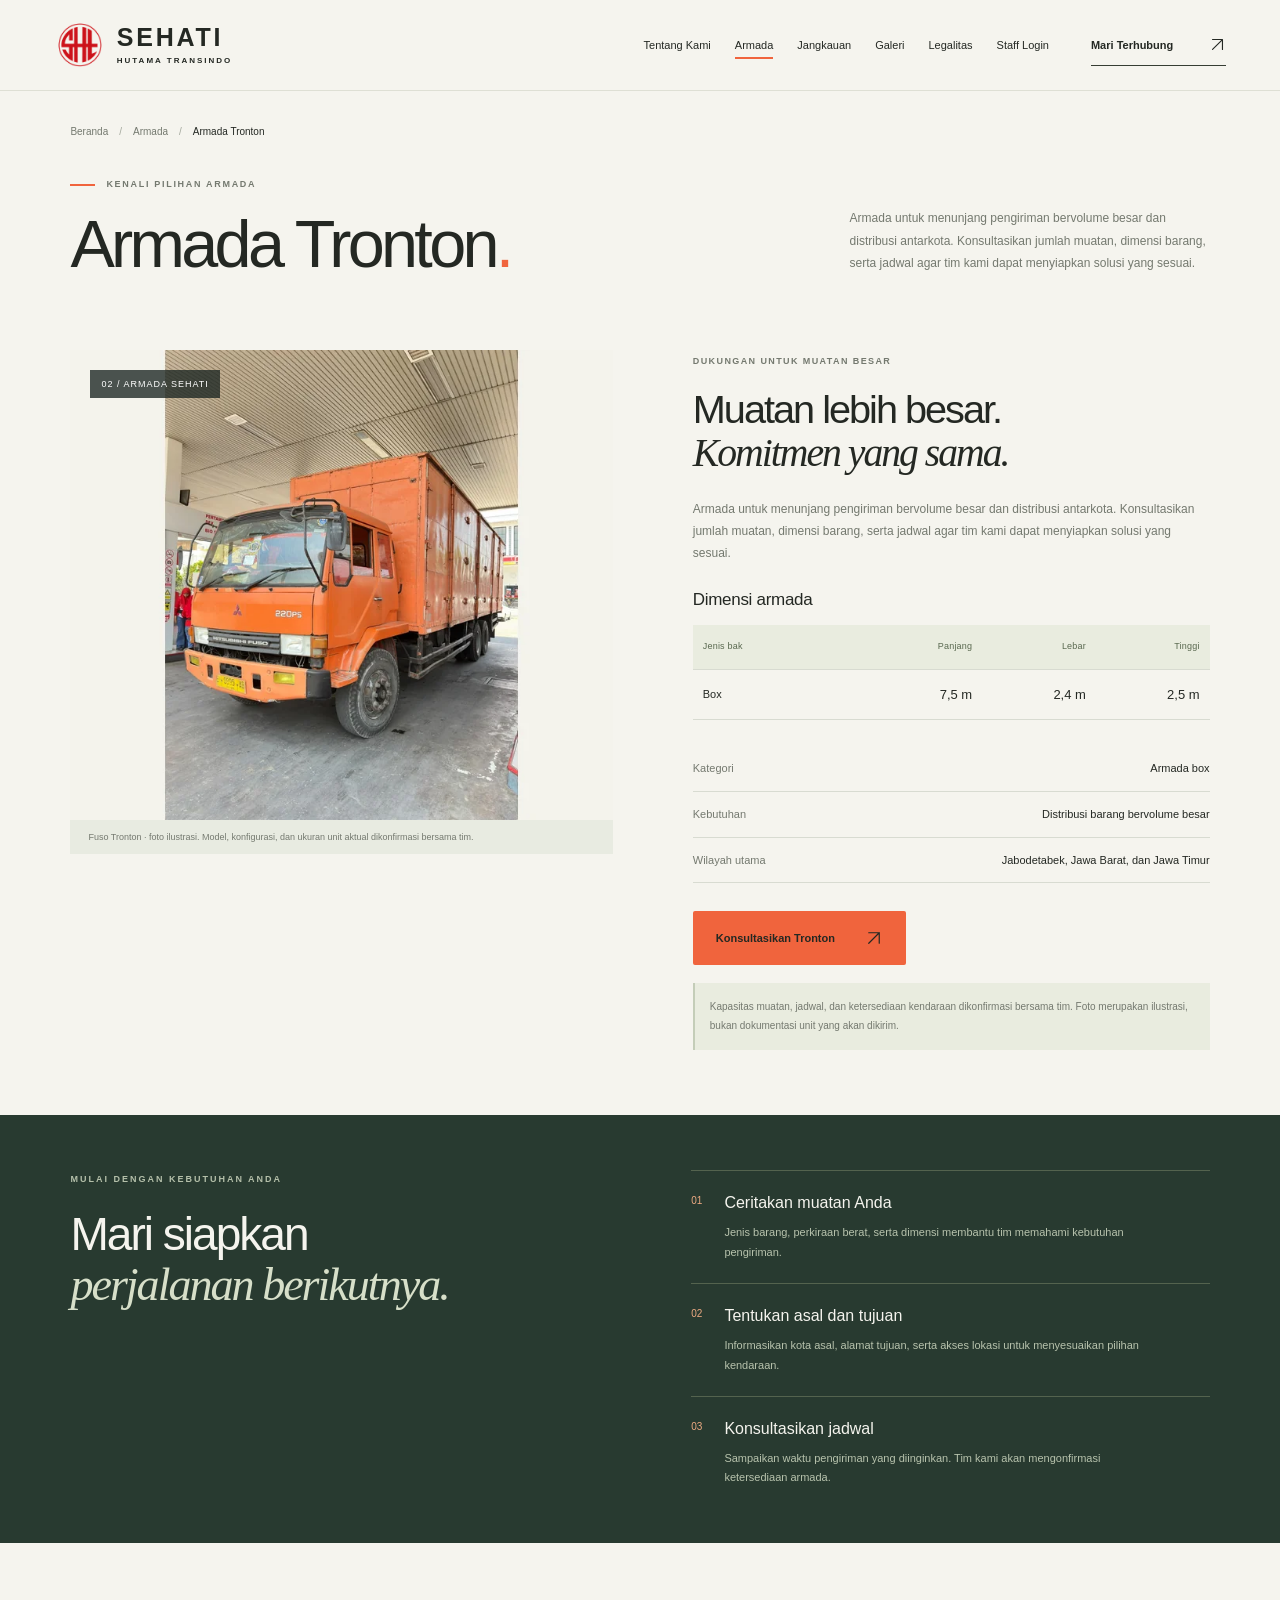
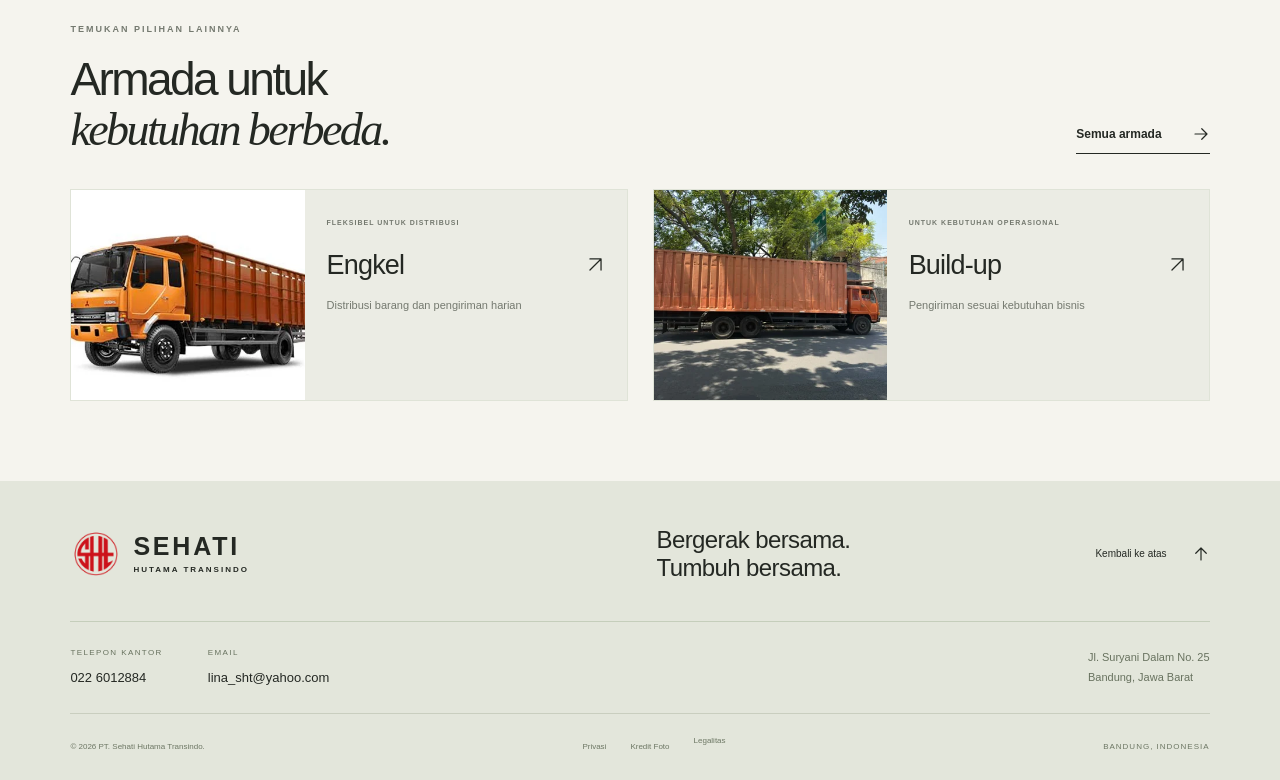
<file: sehati-transindo/tronton.html>
<!doctype html>
<html lang="id">
<head>
  <meta charset="utf-8">
  <meta name="viewport" content="width=device-width, initial-scale=1">
  <meta name="theme-color" content="#f5f4ee">
  <meta name="description" content="Armada untuk menunjang pengiriman bervolume besar dan distribusi antarkota. Konsultasikan jumlah muatan, dimensi barang, serta jadwal agar tim kami dapat menyiapkan solusi yang sesuai.">
  <title>Armada Tronton — PT. Sehati Hutama Transindo</title>
  <link rel="icon" type="image/png" href="assets/sehati-favicon.png">
  <link rel="stylesheet" href="styles.css">
  <link rel="stylesheet" href="pages.css">
  <link rel="stylesheet" href="company.css">
  <script src="config.js?v=fleet20260922" defer></script>
  <script src="app.js?v=fleet20260922" defer></script>
</head>
<body class="inner-page page-tronton" data-page="tronton">
  <svg class="svg-library" xmlns="http://www.w3.org/2000/svg" aria-hidden="true"><defs>
    <symbol id="arrow" viewBox="0 0 24 24"><path d="M4 12h15M13 5l7 7-7 7"/></symbol>
    <symbol id="diagonal" viewBox="0 0 24 24"><path d="M5 19 19 5M5 5h14v14"/></symbol>
    <symbol id="pin" viewBox="0 0 24 24"><path d="M20 10c0 6-8 11-8 11S4 16 4 10a8 8 0 1 1 16 0Z"/><circle cx="12" cy="10" r="2.5"/></symbol>
    <symbol id="truck" viewBox="0 0 24 24"><path d="M2 5h12v12H2zM14 9h4l4 4v4h-8M18 9v4h4"/><circle cx="6" cy="18" r="2"/><circle cx="18" cy="18" r="2"/></symbol>
    <symbol id="shield" viewBox="0 0 24 24"><path d="m12 2 8 3v6c0 6-8 11-8 11S4 17 4 11V5Z"/><path d="m8 11 3 3 5-5"/></symbol>
    <symbol id="clock" viewBox="0 0 24 24"><circle cx="12" cy="12" r="9"/><path d="M12 6v6l4 2"/></symbol>
    <symbol id="check" viewBox="0 0 24 24"><path d="m5 12 4 4L19 6"/></symbol>
    <symbol id="close" viewBox="0 0 24 24"><path d="m6 6 12 12M6 18 18 6"/></symbol>
    <symbol id="phone" viewBox="0 0 24 24"><path d="m8 3 3 5-3 3c1 3 2 4 5 5l3-3 5 3c0 4-2 5-5 5C9 21 3 15 3 8c0-3 1-5 5-5Z"/></symbol>
    <symbol id="document" viewBox="0 0 24 24"><path d="M5 2h9l5 5v15H5zM14 2v6h5M8 12h8M8 16h8"/></symbol>
    <symbol id="plus" viewBox="0 0 24 24"><path d="M12 5v14M5 12h14"/></symbol>
  </defs></svg>
  <a class="skip-link" href="#main">Lewati ke konten</a>
  <header class="site-header">
    <a class="brand" href="index.html" aria-label="Sehati Hutama Transindo, beranda">
      <img class="brand-logo" src="assets/sehati-logo.webp" width="52" height="52" alt="">
      <span class="brand-type">SEHATI<span>HUTAMA TRANSINDO</span></span>
    </a>
    <nav class="desktop-nav" aria-label="Navigasi utama"><a href="tentang.html">Tentang Kami</a><a href="armada.html" class="is-current" aria-current="page">Armada</a><a href="jangkauan.html">Jangkauan</a><a href="galeri.html">Galeri</a><a href="legalitas.html">Legalitas</a><a class="staff-login" href="/admin/">Staff Login</a></nav>
    <a class="header-contact" href="kontak.html">Mari Terhubung <svg><use href="#diagonal"/></svg></a>
    <button class="menu-toggle" aria-label="Buka menu" aria-expanded="false" aria-controls="mobile-nav"><span></span><span></span></button>
    <nav id="mobile-nav" class="mobile-nav" aria-label="Navigasi seluler" hidden><a href="index.html">Beranda</a><a href="tentang.html">Tentang Kami</a><a href="armada.html" class="is-current" aria-current="page">Armada</a><a href="jangkauan.html">Jangkauan</a><a href="galeri.html">Galeri</a><a href="legalitas.html">Legalitas</a><a href="kontak.html">Hubungi Kami</a><a class="staff-login" href="/admin/">Staff Login</a></nav>
  </header>
  <main id="main">
    <div class="page-intro">
      <nav class="breadcrumbs" aria-label="Jejak halaman"><ol><li><a href="index.html">Beranda</a></li><li><a href="armada.html">Armada</a></li><li aria-current="page">Armada Tronton</li></ol></nav>
      <div class="page-intro-line"><div><p class="eyebrow"><span class="orange-line"></span> KENALI PILIHAN ARMADA</p><h1>Armada Tronton<span>.</span></h1></div><p class="page-intro-summary">Armada untuk menunjang pengiriman bervolume besar dan distribusi antarkota. Konsultasikan jumlah muatan, dimensi barang, serta jadwal agar tim kami dapat menyiapkan solusi yang sesuai.</p></div>
    </div>
    <section class="section fleet-detail-section" aria-labelledby="fleet-detail-title">
      <div class="fleet-detail-grid"><figure class="fleet-detail-photo"><img src="assets/images/tronton-800.webp?v=fleet20260922" srcset="assets/images/tronton-480.webp?v=fleet20260922 480w, assets/images/tronton-800.webp?v=fleet20260922 800w" sizes="(max-width:760px) 90vw, 50vw" width="800" height="600" alt="Fuso Tronton sebagai foto ilustrasi kategori Tronton" fetchpriority="high"><span class="detail-photo-index">02 / ARMADA SEHATI</span><figcaption>Fuso Tronton · foto ilustrasi. Model, konfigurasi, dan ukuran unit aktual dikonfirmasi bersama tim.</figcaption></figure><div class="fleet-detail-copy"><p class="eyebrow">Dukungan untuk muatan besar</p><h2 id="fleet-detail-title">Muatan lebih besar.<br><em>Komitmen yang sama.</em></h2><p>Armada untuk menunjang pengiriman bervolume besar dan distribusi antarkota. Konsultasikan jumlah muatan, dimensi barang, serta jadwal agar tim kami dapat menyiapkan solusi yang sesuai.</p><div class="vehicle-dimensions"><table class="dimensions-table"><caption>Dimensi armada</caption><thead><tr><th scope="col">Jenis bak</th><th scope="col">Panjang</th><th scope="col">Lebar</th><th scope="col">Tinggi</th></tr></thead><tbody><tr><th scope="row">Box</th><td>7,5 m</td><td>2,4 m</td><td>2,5 m</td></tr></tbody></table></div><dl class="fleet-specifications"><div><dt>Kategori</dt><dd>Armada box</dd></div><div><dt>Kebutuhan</dt><dd>Distribusi barang bervolume besar</dd></div><div><dt>Wilayah utama</dt><dd>Jabodetabek, Jawa Barat, dan Jawa Timur</dd></div></dl><a class="button orange" href="kontak.html?armada=Tronton">Konsultasikan Tronton <svg aria-hidden="true"><use href="#diagonal"/></svg></a><p class="detail-note">Kapasitas muatan, jadwal, dan ketersediaan kendaraan dikonfirmasi bersama tim. Foto merupakan ilustrasi, bukan dokumentasi unit yang akan dikirim.</p></div></div>
    </section>
    <section class="section shipment-preparation" aria-labelledby="preparation-title"><div><p class="eyebrow">MULAI DENGAN KEBUTUHAN ANDA</p><h2 id="preparation-title">Mari siapkan<br><em>perjalanan berikutnya.</em></h2></div><ol><li><span>01</span><div><h3>Ceritakan muatan Anda</h3><p>Jenis barang, perkiraan berat, serta dimensi membantu tim memahami kebutuhan pengiriman.</p></div></li><li><span>02</span><div><h3>Tentukan asal dan tujuan</h3><p>Informasikan kota asal, alamat tujuan, serta akses lokasi untuk menyesuaikan pilihan kendaraan.</p></div></li><li><span>03</span><div><h3>Konsultasikan jadwal</h3><p>Sampaikan waktu pengiriman yang diinginkan. Tim kami akan mengonfirmasi ketersediaan armada.</p></div></li></ol></section>
    <section class="section related-fleet" aria-labelledby="related-title"><div class="related-heading"><div><p class="eyebrow">TEMUKAN PILIHAN LAINNYA</p><h2 id="related-title">Armada untuk<br><em>kebutuhan berbeda.</em></h2></div><a class="text-link" href="armada.html">Semua armada <svg aria-hidden="true"><use href="#arrow"/></svg></a></div><div class="related-fleet-grid"><a class="related-fleet-card" href="engkel.html"><img src="assets/images/engkel-480.webp?v=fleet20260922" width="480" height="360" alt="Fuso Engkel sebagai foto ilustrasi kategori Engkel" loading="lazy" decoding="async"><div><span class="mini-label">Fleksibel untuk distribusi</span><h3>Engkel <svg aria-hidden="true"><use href="#diagonal"/></svg></h3><p>Distribusi barang dan pengiriman harian</p></div></a><a class="related-fleet-card" href="buildup.html"><img src="assets/images/buildup-480.webp?v=fleet20260922" width="480" height="360" alt="Fuso Build-up sebagai foto ilustrasi kategori Build-up" loading="lazy" decoding="async"><div><span class="mini-label">Untuk kebutuhan operasional</span><h3>Build-up <svg aria-hidden="true"><use href="#diagonal"/></svg></h3><p>Pengiriman sesuai kebutuhan bisnis</p></div></a></div></section>

  </main>
  <footer class="site-footer"><div class="footer-top"><a class="brand" href="index.html"><img class="brand-logo" src="assets/sehati-logo.webp" width="52" height="52" alt=""><span class="brand-type">SEHATI<span>HUTAMA TRANSINDO</span></span></a><p>Bergerak bersama.<br> Tumbuh bersama.</p><a class="back-top" href="#main">Kembali ke atas <svg><use href="#arrow"/></svg></a></div><div class="footer-contacts" aria-label="Kontak kantor"><a href="tel:+62226012884"><span>TELEPON KANTOR</span>022 6012884</a><a href="mailto:lina_sht@yahoo.com"><span>EMAIL</span>lina_sht@yahoo.com</a><span class="footer-address">Jl. Suryani Dalam No. 25<br>Bandung, Jawa Barat</span></div><div class="footer-bottom"><span>© <span id="year">2026</span> PT. Sehati Hutama Transindo.</span><div><button id="privacy-button">Privasi</button><button id="credits-button">Kredit Foto</button><a href="legalitas.html">Legalitas</a></div><span>BANDUNG, INDONESIA</span></div></footer>
  <dialog id="detail-dialog" class="detail-dialog" aria-labelledby="dialog-title"><button class="dialog-close" aria-label="Tutup dialog"><svg><use href="#close"/></svg></button><div id="dialog-body"></div></dialog>
<dialog id="gallery-dialog" class="gallery-dialog" aria-labelledby="gallery-title"><div class="lightbox-toolbar"><p id="gallery-title">Galeri operasional Sehati</p><div><button id="gallery-zoom" aria-label="Perbesar foto">+ Perbesar</button><button class="dialog-close" aria-label="Tutup galeri"><svg><use href="#close"/></svg></button></div></div><div class="lightbox-stage"><img id="lightbox-image" alt="" width="960" height="1280"></div><div class="lightbox-bottom"><button id="gallery-prev" aria-label="Foto sebelumnya"><svg class="rotate-180"><use href="#arrow"/></svg></button><p id="gallery-caption" aria-live="polite"></p><button id="gallery-next" aria-label="Foto berikutnya"><svg><use href="#arrow"/></svg></button></div></dialog>
  <div id="toast" role="status" aria-live="polite"></div>
  <noscript><style>.quote-form{display:none}.fleet-toolbar{display:none}.gallery-item{cursor:default}</style><div class="noscript-note">Untuk konsultasi pengiriman atau permintaan dokumen, hubungi <a href="tel:+6287720006871">+62 877 2000 6871</a> atau <a href="tel:+628112486000">+62 811 2486 000</a>. Aktifkan JavaScript untuk galeri interaktif dan draf WhatsApp.</div></noscript>
</body>
</html>
</file>
<file: sehati-transindo/styles.css>
@charset "UTF-8";
:root{--paper:#f5f4ee;--ink:#242823;--muted:#74796f;--orange:#f0643d;--line:#d8dbd1;--forest:#283a30;--white:#fff;--max:1440px}
*{box-sizing:border-box}html{scroll-behavior:smooth;scroll-padding-top:95px}body{margin:0;background:var(--paper);color:var(--ink);font-family:Arial,Helvetica,sans-serif;-webkit-font-smoothing:antialiased}body.modal-open{overflow:hidden}button,input,select,textarea{font:inherit}button,a,input,select,textarea{-webkit-tap-highlight-color:transparent}button,a{touch-action:manipulation}button{cursor:pointer}a{color:inherit;text-decoration:none}button{color:inherit}button:disabled{cursor:not-allowed}img{display:block;max-width:100%;object-fit:cover}svg{width:24px;height:24px;fill:none;stroke:currentColor;stroke-width:1.6;stroke-linecap:round;stroke-linejoin:round;flex-shrink:0}h1,h2,h3,p{margin:0}p{line-height:1.65}button{border:0;background:none}h2{font-size:clamp(38px,4.1vw,64px);font-weight:500;line-height:1.08;letter-spacing:-2.6px}h2 em{font-family:Georgia,'Times New Roman',serif;font-weight:400}::selection{background:#f0643d;color:white}:focus-visible{outline:3px solid var(--orange);outline-offset:5px}.svg-library{position:absolute;width:0;height:0;overflow:hidden}.skip-link{position:fixed;left:15px;top:-60px;z-index:100;background:white;padding:16px}.skip-link:focus{top:10px}.eyebrow,.mini-label,.section-kicker{font-size:10px;font-weight:600;letter-spacing:1.65px;line-height:1.5}.eyebrow{font-size:11px;letter-spacing:2px}.mini-label{display:block;color:var(--muted);font-size:9px}.section{padding:80px 5.5%;max-width:var(--max);margin:auto}.section-kicker{display:flex;justify-content:space-between;border-top:1px solid var(--line);padding-top:18px;margin-bottom:60px;color:#72766b}.section-kicker>span:first-child{color:var(--ink)}.section-heading{display:flex;align-items:flex-end;justify-content:space-between;gap:60px;margin-bottom:42px}.section-heading>p{max-width:355px;color:var(--muted);font-size:14px;margin-bottom:7px}.button{display:inline-flex;justify-content:space-between;align-items:center;gap:30px;padding:18px 23px;border-radius:2px;font-size:12px;font-weight:600;line-height:1.4;min-height:54px;transition:background .2s,transform .25s;white-space:nowrap}.button svg{width:18px;height:18px}.orange{background:var(--orange);color:var(--ink)}.orange:hover{background:#ff7950;transform:translateY(-2px)}.outline-dark{border:1px solid #aeb6a6}.outline-dark:hover{background:#e2e7db}.text-link{display:inline-flex;align-items:center;gap:30px;font-size:12px;font-weight:600;padding:10px 0;border-bottom:1px solid currentColor}.text-link svg{width:18px;height:18px;transition:transform .2s}.text-link:hover svg{transform:translateX(5px)}
/* Header */
.site-header{height:91px;padding:0 4.2%;display:flex;align-items:center;justify-content:space-between;gap:30px;background:var(--paper);position:sticky;top:0;z-index:30;border-bottom:1px solid #dedfd4}.brand{display:flex;align-items:center;gap:11px;flex-shrink:0}.brand-type{font-size:25px;font-weight:800;letter-spacing:2.8px;line-height:1.1}.brand-type>span{display:block;font-size:8px;letter-spacing:2px;margin-top:6px;font-weight:600}.desktop-nav{display:flex;gap:29px;margin-left:auto;margin-right:40px}.desktop-nav a{font-size:11px;padding:14px 0;position:relative}.desktop-nav a:after{content:'';height:2px;position:absolute;left:0;right:100%;bottom:6px;background:var(--orange);transition:right .25s}.desktop-nav a:hover:after,.desktop-nav a.is-current:after{right:0}.header-contact{font-size:11px;font-weight:600;border-bottom:1px solid #363d33;padding:12px 0;display:flex;align-items:center;gap:36px}.header-contact svg{width:17px;height:17px}.menu-toggle{display:none}.mobile-nav{display:none}
/* Hero */
.hero{position:relative;isolation:isolate;height:640px;min-height:580px;max-height:850px;color:var(--paper);overflow:hidden;background:#344039}.hero-photo,.hero-shade{position:absolute;inset:0;width:100%;height:100%;z-index:-2}.hero-photo{object-position:center 55%;transition:opacity .45s ease,transform 1.2s ease;filter:saturate(.8)}.hero-photo.changing{opacity:.15;transform:scale(1.02)}.hero-shade{z-index:-1;background:linear-gradient(90deg,rgba(16,28,25,.83) 0%,rgba(21,31,28,.52) 42%,rgba(28,34,30,.03) 78%),linear-gradient(0deg,rgba(17,28,23,.82),transparent 30%)}.hero-content{padding:66px 5.5% 0}.hero .eyebrow{display:flex;align-items:center;gap:12px;font-size:9px;letter-spacing:2px}.orange-line{display:inline-block;width:25px;height:2px;background:var(--orange)}.hero h1{font-size:clamp(54px,5.3vw,81px);font-weight:500;letter-spacing:-3.3px;line-height:1.06;margin-top:31px;text-wrap:balance;width:max-content;max-width:100%}.hero h1 em{font-family:Georgia,'Times New Roman',serif;font-weight:400;color:#f9b895}.hero-description{font-size:13px;color:#e4e4dc;line-height:1.8;margin-top:26px}.hero-actions{display:flex;align-items:center;gap:30px;margin-top:30px}.hero-story{display:flex;align-items:center;gap:12px;font-size:11px}.circle-arrow{border:1px solid #a6aca0;border-radius:50%;width:37px;height:37px;display:grid;place-items:center}.circle-arrow svg{width:17px;height:17px}.hero-story:hover .circle-arrow{background:#ffffff20}.hero-footer{position:absolute;bottom:30px;left:5.5%;right:5.5%;display:flex;align-items:center;justify-content:space-between;border-top:1px solid #ffffff40;padding-top:24px}.hero-location{display:flex;align-items:center;gap:13px}.hero-location>svg{color:#fda584;width:20px;height:20px}.hero-location>span{font-size:9px;letter-spacing:1.3px}.hero-location small{display:block;font-size:10px;letter-spacing:0;color:#b9c2b7;margin-top:7px}.hero-slides{display:flex;align-items:center;gap:28px}.hero-slides p{font-size:10px;color:#e2e6dc}.hero-slides p>span{margin:0 12px;color:#929f90}.slide-buttons{display:flex;gap:6px}.slide-dot{width:28px;height:28px;position:relative;padding:0}.slide-dot:after{content:'';position:absolute;height:3px;top:12px;left:0;right:0;background:#ffffff55;transition:background .3s}.slide-dot.active:after{background:#fa9d76}.scroll-cue{display:grid;place-items:center;border:1px solid #ffffff70;border-radius:50%;width:35px;height:35px}.scroll-cue svg{width:16px;transform:rotate(90deg)}.hero-image-note{position:absolute;bottom:6px;right:5.5%;font-size:8px;color:#c4cfc2}.credentials-strip{display:grid;grid-template-columns:1fr 1fr 1fr 1.35fr;padding:30px 5.5%;border-bottom:1px solid var(--line);gap:30px}.credentials-strip>div{border-right:1px solid var(--line)}.credentials-strip .mini-label{font-size:8px;margin-bottom:10px}.credentials-strip strong{display:block;font-size:28px;letter-spacing:-.7px;font-weight:500}.credentials-strip strong b{font-size:32px;font-weight:500}.credentials-strip strong>span{font-size:12px;letter-spacing:0}.credentials-strip>a{display:flex;align-items:center;gap:13px}.credentials-strip>a>span:nth-child(2){font-size:12px;font-weight:600}.credentials-strip small{display:block;font-size:9px;font-weight:400;color:var(--muted);margin-top:6px}.strip-shield{border:1px solid #c8cdc0;width:42px;height:42px;border-radius:50%;display:grid;place-items:center}.strip-shield svg{width:21px;height:21px}.strip-arrow{margin-left:auto;width:16px;height:16px}
/* About */
.about-section{padding-top:74px;padding-bottom:96px}.about-grid{display:grid;grid-template-columns:1fr 1fr;gap:10%;align-items:center}.about-visual{height:530px;position:relative;margin-right:20px}.about-visual>img{width:100%;height:100%;object-position:50% 56%}.image-index{position:absolute;left:20px;bottom:21px;letter-spacing:1.7px;font-size:8px;color:white;text-shadow:0 1px 4px black}.since-badge{position:absolute;right:-36px;bottom:47px;padding:25px 27px;background:var(--orange);width:212px;color:var(--ink);box-shadow:0 9px 30px #0001}.since-badge>span{font-size:8px;letter-spacing:1.6px}.since-badge strong{font-size:56px;letter-spacing:-3px;line-height:1.2;display:block;font-weight:500;margin:8px 0}.since-badge strong>span{float:right;font-size:24px;letter-spacing:0;margin-top:10px}.since-badge small{font-size:7px;letter-spacing:1px}.about-copy .eyebrow{font-size:9px;color:#747b6b;margin-bottom:20px}.about-copy h2{font-size:clamp(38px,3.7vw,54px);margin-bottom:26px}.about-copy>p:not(.eyebrow){font-size:12px;color:var(--muted);margin-top:17px;line-height:1.85;max-width:440px}.about-principles{display:flex;flex-direction:column;gap:10px;margin:23px 0 20px;font-size:11px}.about-principles span{display:flex;gap:10px;align-items:center}.about-principles svg{width:16px;height:16px;color:#597c51}
/* Fleet */
.fleet-section{background:#ebece4;max-width:none;padding-top:72px;padding-bottom:70px}.fleet-section>*{max-width:1282px;margin-left:auto;margin-right:auto}.fleet-toolbar{display:flex;justify-content:space-between;align-items:center;margin-bottom:25px}.filter-group{display:flex;gap:6px;flex-wrap:wrap}.filter{font-size:11px;padding:12px 18px;border:1px solid transparent;border-radius:3px;transition:background .2s}.filter.active{background:var(--ink);color:white}.filter:not(.active):hover{border-color:#a7afa0}.filter span{margin-left:12px;font-size:8px;color:#abb5a5}.fleet-count{font-size:10px;color:var(--muted)}.fleet-grid{display:grid;grid-template-columns:repeat(3,1fr);gap:22px;min-height:435px;align-items:start}.fleet-card{background:var(--paper);border:1px solid #e0e2d8;animation:cardIn .4s ease}.fleet-card[hidden]{display:none}.fleet-open{display:block;padding:0;text-align:left;width:100%;height:100%}.fleet-image{height:242px;overflow:hidden;position:relative;background:#dce0d4}.fleet-image img{width:100%;height:100%;transition:transform .6s ease}.fleet-open:hover img{transform:scale(1.045)}.fleet-number{position:absolute;left:16px;top:16px;display:grid;place-items:center;width:28px;height:28px;color:white;background:#222c2580;font-size:10px;border:1px solid #ffffff90;border-radius:50%}.image-disclaimer{position:absolute;right:9px;bottom:9px;font-size:6px;letter-spacing:1px;color:white;background:#1e2824ba;padding:5px 6px}.fleet-card-body{padding:23px 23px 0}.fleet-card-body>.mini-label{font-size:8px;letter-spacing:1.15px}.fleet-title{display:flex;align-items:center;justify-content:space-between;margin-top:13px}.fleet-title h3{font-size:30px;letter-spacing:-1px;font-weight:500}.card-arrow{width:30px;height:30px;border-radius:50%;display:grid;place-items:center;border:1px solid #bfc7b8;transition:background .2s}.card-arrow svg{width:14px;height:14px}.fleet-open:hover .card-arrow{background:var(--orange);border-color:var(--orange)}.fleet-card-body>p{font-size:11px;color:var(--muted);line-height:1.75;min-height:58px;margin-top:14px}.fleet-footer{display:flex;align-items:center;gap:8px;font-size:9px;border-top:1px solid var(--line);padding:17px 0;margin-top:17px}.fleet-footer svg{width:14px;height:14px}.fleet-footer>span{margin-left:auto;font-size:9px}.fleet-bottom{display:flex;justify-content:center;align-items:center;gap:25px;margin-top:31px}.fleet-bottom>p{font-size:11px;color:var(--muted)}.fleet-bottom .text-link{font-size:11px;padding:7px 0}
/* Routes */
.coverage-section{padding-top:80px;padding-bottom:88px}.coverage-grid{display:grid;grid-template-columns:.9fr 1.1fr;gap:7%;align-items:center}.coverage-copy>.eyebrow{font-size:9px;margin-bottom:20px;color:var(--muted)}.coverage-copy>p:not(.eyebrow){font-size:12px;color:var(--muted);max-width:330px;margin:25px 0 25px}.region-tabs{display:flex;flex-direction:column;max-width:365px}.region-tabs>button{display:flex;align-items:center;gap:16px;text-align:left;border-bottom:1px solid var(--line);padding:17px 13px;font-size:13px}.region-tabs>button>span{font-size:9px;color:#87917e}.region-tabs>button>svg{width:16px;height:16px;margin-left:auto}.region-tabs>button[aria-selected=true]{background:#e5e9dc;border-color:#c3cdb7}.region-tabs>button[aria-selected=true]>svg{color:#d75c39}.map-card{background:#e6e9df;padding:27px 30px 21px;border:1px solid #d7decf;position:relative;overflow:hidden}.map-top{display:flex;justify-content:space-between;align-items:center}.map-top>svg{width:19px;height:19px;color:#687862}.map-status{font-size:8px;letter-spacing:1.4px;display:flex;align-items:center;gap:8px}.map-status i{width:5px;height:5px;background:#6a8a5d;border-radius:50%;box-shadow:0 0 0 4px #6a8a5d13}.map-art{position:relative;margin:15px -15px 2px}.java-map{width:100%;height:auto;stroke:none;stroke-width:0;overflow:visible}.java-shadow{fill:#d4dccc;transform:translate(0,6px)}.java-land{fill:url(#mapdots);stroke:#abb99c;stroke-width:.7}.map-route{stroke:var(--orange);stroke-width:2;fill:none;stroke-dasharray:5 5;animation:routeMove 14s linear infinite}.map-base,.map-destination{fill:var(--orange);stroke:#fff;stroke-width:2}.map-halo{fill:#f0643d18}.map-dot{fill:#abb5a0;stroke:#e6e9df;stroke-width:2}.map-city{fill:#394633;font-size:9px;letter-spacing:.5px;font-family:Arial;font-weight:600}.map-muted{fill:#6e7e65;font-size:7px;letter-spacing:.6px}.map-compass{position:absolute;right:9px;top:10px;font-size:8px;color:#5b6d53;text-align:center}.map-compass span{display:block;font-size:24px;margin-top:6px}#region-panel{border-top:1px solid #c5d0bb;padding-top:23px;min-height:172px}#region-panel>.mini-label{font-size:8px;letter-spacing:1.5px}#region-panel h3{font-weight:500;font-size:26px;margin:8px 0 9px;letter-spacing:-.7px}#region-panel p{font-size:11px;color:#6d7963;max-width:390px;min-height:36px}#region-panel .text-link{margin-top:12px;font-size:10px}.map-note{font-size:8px;color:#75826c;margin-top:22px}
/* Values */
.commitment-section{max-width:none;background:var(--forest);color:var(--paper);padding-top:71px;padding-bottom:73px}.commitment-section>*{max-width:1282px;margin-left:auto;margin-right:auto}.commitment-section .section-kicker{border-color:#53634f;color:#a3b09a}.commitment-section .section-kicker>span:first-child{color:#cbd4c1}.commitment-heading{display:flex;gap:70px;align-items:flex-end;justify-content:space-between;margin-bottom:40px}.commitment-heading h2{font-size:clamp(35px,3.7vw,56px)}.commitment-heading h2 em{color:#d6dfc7}.commitment-heading>p{font-size:12px;color:#b2bfa8;max-width:320px}.values-grid{display:grid;grid-template-columns:repeat(3,1fr);gap:0}.value-card{position:relative;padding:30px 35px 29px 0;border-top:1px solid #65725b;border-bottom:1px solid #65725b}.value-card+article{padding-left:35px;border-left:1px solid #65725b}.value-card>svg{width:30px;height:30px;color:#fcb086}.value-card>span{position:absolute;right:30px;top:37px;font-size:10px;color:#91a083}.value-card>h3{font-size:17px;font-weight:500;margin:28px 0 15px;letter-spacing:-.3px}.value-card>p{font-size:11px;color:#b2bfa8;line-height:1.85;max-width:310px}.vision-mission{display:grid;grid-template-columns:1fr 1fr;gap:60px;margin-top:33px}.vision-mission>div{display:flex;gap:28px;align-items:flex-start}.vision-mission .mini-label{color:#d8ad86;font-size:8px;min-width:60px;white-space:nowrap;margin-top:3px}.vision-mission p{font-size:11px;line-height:1.8;color:#c1cbb8;max-width:430px}
/* Gallery */
.gallery-section{padding-bottom:80px}.gallery-grid{display:grid;grid-template-columns:2fr 1fr 1fr;grid-template-rows:215px 215px;gap:14px}.gallery-item{padding:0;position:relative;overflow:hidden;text-align:left;background:#d7dcce}.gallery-item>img{width:100%;height:100%;transition:transform .6s,filter .6s;filter:saturate(.8)}.gallery-item:hover>img{transform:scale(1.04);filter:saturate(1)}.gallery-wide{grid-row:1/3}.gallery-wide>img{object-position:55% 50%}.gallery-item>span{position:absolute;bottom:0;left:0;right:0;display:flex;justify-content:space-between;align-items:center;padding:30px 15px 15px;color:white;font-size:9px;background:linear-gradient(transparent,#15211ac9)}.gallery-item>span svg{width:17px;height:17px}.legal-section{display:flex;align-items:center;gap:28px;margin:0 5.5% 75px;padding:32px 38px;background:#e5e9db;border:1px solid #cdd6c1}.legal-icon{border:1px solid #abbc9b;width:58px;height:66px;display:grid;place-items:center;flex-shrink:0}.legal-icon svg{width:30px;height:30px;color:#536d46}.legal-section>div:nth-child(2){flex:1}.legal-section .eyebrow{font-size:8px;color:#6d7c60;margin-bottom:8px}.legal-section h2{font-size:24px;letter-spacing:-.6px;line-height:1.2}.legal-section p:not(.eyebrow){font-size:11px;max-width:600px;color:#6f7b64;margin-top:9px}.legal-section .button{font-size:10px;gap:24px;padding:15px 19px;min-height:48px}
/* Contact */
.contact-section{padding-top:0;padding-bottom:90px}.contact-grid{display:grid;grid-template-columns:1fr 1fr;gap:9%;align-items:start}.contact-copy>.eyebrow{font-size:9px;color:var(--muted);margin:10px 0 22px}.contact-copy h2{font-size:clamp(45px,4.7vw,70px)}.contact-copy>p:not(.eyebrow){color:var(--muted);font-size:13px;line-height:1.8;margin-top:26px}.contact-details{display:grid;gap:27px;margin-top:40px}.contact-details>div{display:flex;gap:18px}.contact-details svg{color:#d76841;width:20px;height:20px}.contact-details .mini-label{font-size:8px;margin-bottom:10px}.contact-details address{font-style:normal;font-size:13px;line-height:1.8}.contact-details a{display:block;font-size:13px;line-height:1.8}.contact-details address+a{font-size:10px;text-decoration:underline;margin-top:6px}.quote-form{background:#ebece4;padding:32px}.quote-form>h3{font-size:21px;font-weight:500;letter-spacing:-.7px;line-height:1.2}.quote-form>p{font-size:10px;color:var(--muted);margin:10px 0 25px}.form-row{display:grid;grid-template-columns:1fr 1fr;gap:17px}.field{display:flex;flex-direction:column;margin-bottom:18px}.field label{font-size:10px;margin-bottom:9px}.field label>span{color:#a84426}.field input,.field textarea,.field select{width:100%;border:1px solid #cfd5c7;background:#f6f7f0;border-radius:2px;font-size:11px;padding:12px 13px;color:var(--ink);line-height:1.5;min-height:43px}.field input::placeholder,.field textarea::placeholder{color:#858d7c}.field textarea{resize:vertical;min-height:95px;max-height:240px}.field input:focus,.field textarea:focus,.field select:focus{outline:2px solid #8a9a7f;outline-offset:1px}.quote-form>.button{width:100%;font-size:11px;margin-top:2px}.form-note{display:flex;gap:7px;font-size:8px;line-height:1.7;color:#737e68;margin-top:15px}.form-note svg{width:12px;height:12px;flex-shrink:0;margin-top:1px}
/* Footer */
.site-footer{background:#e3e6db;padding:45px 5.5% 23px}.footer-top{display:flex;align-items:center;justify-content:space-between;gap:40px;padding-bottom:40px;border-bottom:1px solid #c5cebb}.footer-top>p{font-size:24px;line-height:1.15;letter-spacing:-.6px;margin-left:auto;margin-right:18%}.back-top{font-size:10px;display:flex;align-items:center;gap:25px}.back-top>svg{width:18px;height:18px;transform:rotate(-90deg)}.footer-bottom{display:flex;justify-content:space-between;align-items:center;gap:25px;padding-top:22px;font-size:8px;color:#6d7764}.footer-bottom>div{display:flex;gap:24px}.footer-bottom button{padding:6px 0;font-size:8px}.footer-bottom>span:last-child{letter-spacing:1px}
/* Dialogs */
dialog{border:0;color:var(--ink);padding:0;max-height:90dvh;box-shadow:0 20px 100px #0004}dialog::backdrop{background:#101b15ba;backdrop-filter:blur(6px)}dialog[open]{animation:dialogIn .22s ease}.detail-dialog{width:min(620px,92vw);background:var(--paper);border-radius:4px}.dialog-close{display:grid;place-items:center;width:40px;height:40px;border-radius:50%;background:#e9ece2;z-index:2;flex-shrink:0}.detail-dialog>.dialog-close{position:absolute;top:16px;right:16px}.dialog-close svg{width:20px;height:20px}.dialog-close:hover{background:#d5ddcc}#dialog-body{padding:38px}#dialog-body:has(.modal-hero){padding-top:0}.modal-hero{width:calc(100% + 76px);max-width:none;margin:0 -38px 27px;height:260px;object-fit:cover}.dialog-eyebrow{font-size:9px;letter-spacing:1.5px;color:#75836b;text-transform:uppercase;padding-right:38px;margin-bottom:16px}#dialog-title{font-size:32px;font-weight:500;letter-spacing:-1px;line-height:1.15;padding-right:25px;margin-bottom:18px}#dialog-body>p{font-size:13px;color:#687660;margin-bottom:15px}#dialog-body>.button{margin-top:20px;font-size:11px}.modal-specs{margin:23px 0}.modal-specs>div{display:flex;gap:30px;justify-content:space-between;padding:15px 0;border-bottom:1px solid #d1d9c8;font-size:12px}.modal-specs dt{color:#76836b}.modal-specs dd{margin:0;text-align:right}.modal-note{font-size:10px!important;background:#e8ecdf;padding:15px;line-height:1.8}.license-empty{padding:26px;border:1px solid #cbd6bf;background:#e7ecdf;text-align:center;margin-top:23px}.license-empty>svg{width:35px;height:35px;color:#6d875b}.license-empty h3{font-size:17px;margin:15px 0 10px;font-weight:500}.license-empty p{font-size:12px;color:#6a7a5e}.license-list{display:grid;gap:10px}.license-link{border:1px solid #cad4bf;text-align:left;display:flex;gap:15px;align-items:center;padding:15px;font-size:12px}.license-link>span{flex:1}.license-link small{display:block;font-size:10px;color:#738467;margin-top:5px}.document-frame{width:100%;height:55vh;border:1px solid #c8d3bc}.document-image{width:100%;height:auto;object-fit:contain;max-height:60vh}.dialog-actions{display:flex;gap:15px;flex-wrap:wrap;margin-top:20px}.dialog-actions .button{font-size:11px}.quote-preview{white-space:pre-wrap;font-family:inherit;font-size:12px;line-height:1.8;background:#e7ecdf;border:1px solid #ced7c4;padding:19px;max-height:42vh;overflow:auto;overflow-wrap:anywhere}.credit-list{padding:0;list-style:none}.credit-list li{border-bottom:1px solid #d1d9c8;padding:13px 0;font-size:12px;line-height:1.7}.credit-list a{text-decoration:underline}.gallery-dialog{width:min(1050px,95vw);background:#18231d;color:#f4f5ed;overflow:hidden}.lightbox-toolbar,.lightbox-bottom{display:flex;align-items:center;justify-content:space-between;padding:14px 21px;gap:15px}.lightbox-toolbar{border-bottom:1px solid #43533b}.lightbox-toolbar>p{font-size:12px}.lightbox-toolbar>div{display:flex;align-items:center;gap:15px}.lightbox-toolbar button:not(.dialog-close){font-size:11px;color:#dce5d3}.gallery-dialog .dialog-close{background:#3b4d32;color:white;width:33px;height:33px}.lightbox-stage{height:min(66vh,650px);overflow:auto;display:flex;align-items:center;justify-content:center}.lightbox-stage>img{width:100%;height:100%;object-fit:contain}.lightbox-stage.zoomed{display:block}.lightbox-stage.zoomed>img{width:auto;height:auto;max-width:none;max-height:none;min-width:100%}.lightbox-bottom>p{font-size:11px;text-align:center;color:#ccd9c1}.lightbox-bottom>button{width:35px;height:35px;border:1px solid #52664a;border-radius:50%;display:grid;place-items:center;color:white}.lightbox-bottom svg{width:17px;height:17px}.rotate-180{transform:rotate(180deg)}#toast{position:fixed;left:50%;bottom:25px;transform:translate(-50%,20px);background:#263b28;color:white;padding:13px 22px;font-size:12px;box-shadow:0 5px 25px #0002;z-index:100;opacity:0;pointer-events:none;transition:opacity .2s,transform .2s;max-width:90%;text-align:center}#toast.visible{opacity:1;transform:translate(-50%,0)}.noscript-note{padding:20px;text-align:center;background:#eedba6;font-size:13px}.reveal{opacity:1}.js-motion .reveal{opacity:0;transform:translateY(18px);transition:opacity .7s ease,transform .7s ease}.js-motion .reveal.in-view{opacity:1;transform:translateY(0)}@keyframes routeMove{to{stroke-dashoffset:-100}}@keyframes dialogIn{from{opacity:0;transform:translateY(12px)}to{opacity:1;transform:translateY(0)}}@keyframes cardIn{from{opacity:.2;transform:translateY(8px)}to{opacity:1;transform:translateY(0)}}
/* Responsive */
@media(min-width:1600px){.hero-content,.hero-footer{max-width:1282px;margin-left:auto;margin-right:auto}.hero-content{padding-left:0;padding-right:0}.hero-footer{left:0;right:0}.hero{height:720px}.hero-content{padding-top:85px}}
@media(max-width:1100px){.desktop-nav{gap:20px;margin-right:10px}.site-header{gap:22px}.header-contact{gap:20px}.hero h1{font-size:64px}.hero{height:620px}.about-grid{gap:7%}.about-visual{height:510px}.about-copy h2{font-size:43px}.section-heading>p{max-width:300px}.fleet-image{height:205px}.fleet-card-body{padding:20px 18px 0}.fleet-title h3{font-size:27px}.fleet-card-body>p{min-height:64px}.credentials-strip{gap:23px}.credentials-strip strong>span{font-size:10px}.credentials-strip small{font-size:8px}.map-card{padding-left:22px;padding-right:22px}.legal-section{padding:28px}.legal-section h2{font-size:21px}.quote-form{padding:25px}.contact-grid{gap:6%}.footer-top>p{margin-right:10%}}
@media(max-width:1000px){.site-header{height:78px;padding:0 5%}.desktop-nav{display:none}.header-contact{margin-left:auto}.menu-toggle{display:flex;flex-direction:column;align-items:center;justify-content:center;gap:6px;width:40px;height:40px;padding:8px}.menu-toggle>span{display:block;background:var(--ink);height:1.5px;width:22px;transition:transform .2s}.menu-toggle[aria-expanded=true]>span:first-child{transform:translateY(3.75px) rotate(45deg)}.menu-toggle[aria-expanded=true]>span:last-child{transform:translateY(-3.75px) rotate(-45deg)}.mobile-nav:not([hidden]){display:flex;flex-direction:column;position:absolute;top:78px;left:0;right:0;padding:15px 5% 25px;background:var(--paper);box-shadow:0 15px 25px #1b281b20}.mobile-nav a{font-size:15px;padding:14px 0;border-bottom:1px solid var(--line)}.hero h1{font-size:58px}.hero-content{padding-top:60px}.hero{height:610px}.hero-slides{gap:15px}.hero-slides p{max-width:170px;font-size:9px}.hero-slides p>span{margin:0 5px}.credentials-strip{grid-template-columns:repeat(3,1fr);gap:24px}.credentials-strip>div:nth-child(3){border:0}.credentials-strip>a{grid-column:1/4;border-top:1px solid var(--line);padding-top:19px}.credentials-strip strong>span{font-size:11px}.section{padding-left:5%;padding-right:5%}.section-kicker{font-size:8px;margin-bottom:42px}.about-grid{gap:7%}.about-visual{height:450px;margin-right:10px}.since-badge{width:160px;padding:20px;right:-25px}.since-badge strong{font-size:43px}.since-badge small{font-size:6px}.about-copy h2{font-size:36px;letter-spacing:-1.8px}.about-copy>p:not(.eyebrow){font-size:11px}.about-principles{font-size:10px}.about-copy .eyebrow{font-size:8px}.fleet-grid{gap:14px;min-height:395px}.fleet-image{height:170px}.fleet-card-body{padding:18px 14px 0}.fleet-card-body>.mini-label{font-size:6px;letter-spacing:.8px}.fleet-title h3{font-size:24px}.fleet-footer{font-size:8px;gap:5px}.fleet-footer>span{font-size:8px}.fleet-card-body>p{font-size:10px}.fleet-footer>svg{display:none}.section-heading>p{font-size:12px;max-width:270px}.section-heading{gap:30px}.section-heading h2{font-size:40px;letter-spacing:-2px}.coverage-grid{gap:5%;grid-template-columns:.9fr 1.1fr}.coverage-copy h2{font-size:42px}.coverage-copy>p:not(.eyebrow){font-size:11px}.map-card{padding:22px 18px 18px}.map-art{margin:20px -10px}#region-panel p{font-size:10px}.commitment-heading{gap:40px}.commitment-heading>p{font-size:11px;max-width:270px}.value-card{padding-right:22px}.value-card+article{padding-left:22px}.value-card>h3{font-size:15px;line-height:1.3;min-height:38px}.vision-mission{gap:30px}.vision-mission>div{display:block}.vision-mission .mini-label{margin-bottom:10px}.gallery-grid{grid-template-rows:170px 170px;gap:10px}.gallery-item>span{font-size:8px;padding:20px 10px 10px}.legal-section{flex-wrap:wrap;gap:23px;margin-left:5%;margin-right:5%}.legal-section>div:nth-child(2){flex-basis:70%}.legal-section>.button{margin-left:81px}.contact-copy h2{font-size:48px}.contact-copy>p:not(.eyebrow){font-size:11px}.quote-form{padding:22px}.quote-form>h3{font-size:19px}.form-row{gap:12px}.field label{font-size:9px}.field input,.field select,.field textarea{font-size:10px;padding:11px}.contact-grid{gap:5%}.footer-top>p{margin-right:3%;font-size:21px}}
@media(max-width:680px){html{scroll-padding-top:76px}.site-header{height:76px;gap:13px}.brand-type{font-size:21px;letter-spacing:2.3px}.brand-type>span{font-size:6px;letter-spacing:1.8px}.header-contact{font-size:9px;gap:9px;padding:10px 0}.header-contact svg{width:14px;height:14px}.menu-toggle{width:30px;padding:4px}.mobile-nav:not([hidden]){top:76px}.hero{height:660px;min-height:660px}.hero-photo{object-position:64% 50%}.hero-shade{background:linear-gradient(90deg,#152821c9,#1a2b2345),linear-gradient(0deg,#15251fdb,transparent 45%)}.hero-content{padding:52px 6% 0}.hero .eyebrow{font-size:7px;letter-spacing:1.25px;gap:9px}.orange-line{width:18px}.hero h1{font-size:clamp(30px,8.5vw,54px);letter-spacing:-1.25px;line-height:1.16;margin-top:30px;max-width:100%;width:auto}.hero h1 em{display:block}.hero h1 br{display:block}.hero-description{font-size:12px;line-height:1.85;margin-top:26px;max-width:340px}.hero-description br{display:none}.hero-actions{gap:20px;margin-top:28px;flex-wrap:wrap}.hero-actions .button{padding:17px 18px;font-size:10px;gap:18px;min-height:52px}.hero-story{font-size:10px;gap:8px}.circle-arrow{width:32px;height:32px}.hero-footer{bottom:31px;left:6%;right:6%;padding-top:22px;align-items:flex-start}.hero-location>svg{width:17px;height:17px}.hero-location{gap:9px}.hero-location>span{font-size:8px;letter-spacing:.9px}.hero-location small{font-size:8px;max-width:150px;line-height:1.5}.hero-slides{display:block}.hero-slides>p{display:none}.slide-buttons{gap:5px}.slide-dot{width:21px}.scroll-cue{display:none}.hero-image-note{right:6%;font-size:7px;bottom:9px}.credentials-strip{padding:25px 6%;gap:13px}.credentials-strip .mini-label{font-size:6px;letter-spacing:1px;margin-bottom:8px}.credentials-strip strong,.credentials-strip strong b{font-size:27px;letter-spacing:-1px}.credentials-strip strong>span{font-size:8px;display:block;margin-top:7px;letter-spacing:0}.credentials-strip>div:first-child strong{font-size:14px;line-height:1.6}.credentials-strip>a{margin-top:9px;padding-top:18px}.credentials-strip>a>span:nth-child(2){font-size:11px}.credentials-strip small{font-size:8px}.strip-shield{width:35px;height:35px}.section{padding:55px 6%}.section-kicker{font-size:8px;letter-spacing:1px;padding-top:16px;margin-bottom:35px}.section-kicker>span:last-child{display:none}.about-grid{grid-template-columns:1fr;gap:48px}.about-visual{height:410px;margin-right:24px;order:2}.about-copy h2{font-size:43px;letter-spacing:-2px}.about-copy h2 br:nth-child(2){display:none}.about-copy>p:not(.eyebrow){font-size:12px;max-width:none}.about-copy .eyebrow{font-size:8px}.about-principles{font-size:11px}.since-badge{width:183px;right:-24px;bottom:30px;padding:23px}.since-badge strong{font-size:50px}.since-badge small{font-size:6px}.section-heading{display:block;margin-bottom:30px}.section-heading h2{font-size:43px}.section-heading>p{font-size:12px;max-width:100%;margin-top:24px}.fleet-toolbar{display:block;margin-bottom:23px}.filter-group{gap:2px;flex-wrap:nowrap;justify-content:space-between}.filter{font-size:9px;padding:11px 12px}.filter>span{display:none}.fleet-count{display:block;margin-top:17px;font-size:9px}.fleet-grid{grid-template-columns:1fr;gap:23px;min-height:0}.fleet-image{height:230px}.fleet-card-body{padding:23px 23px 0}.fleet-card-body>.mini-label{font-size:8px}.fleet-title h3{font-size:30px}.fleet-card-body>p{font-size:12px;min-height:0;margin-bottom:25px}.fleet-footer{font-size:10px;padding:18px 0}.fleet-footer>svg{display:block}.fleet-footer>span{font-size:10px}.fleet-bottom{display:block;text-align:center;margin-top:28px}.fleet-bottom>.text-link{margin-top:8px}.coverage-grid{grid-template-columns:1fr;gap:30px}.coverage-copy h2{font-size:44px}.coverage-copy h2 br:nth-child(2){display:none}.coverage-copy>p:not(.eyebrow){font-size:12px;max-width:none}.region-tabs{max-width:none}.region-tabs>button{font-size:13px}.map-card{padding:24px}.map-art{margin:0 -20px}.map-status{font-size:7px}#region-panel h3{font-size:26px}#region-panel p{font-size:11px}.commitment-heading{display:block}.commitment-heading h2{font-size:40px}.commitment-heading>p{max-width:none;font-size:12px;margin-top:23px}.values-grid{grid-template-columns:1fr}.value-card,.value-card+article{border-left:0;padding:26px 0;display:grid;grid-template-columns:40px 1fr;gap:0 15px}.value-card+article{border-top:0}.value-card>svg{width:27px;height:27px;grid-row:1/3}.value-card>span{right:0;top:32px}.value-card>h3{font-size:18px;min-height:0;margin:2px 25px 11px 0}.value-card>p{max-width:none;font-size:12px}.vision-mission{grid-template-columns:1fr;gap:25px;margin-top:28px}.vision-mission p{font-size:12px}.gallery-grid{grid-template-columns:1fr 1fr;grid-template-rows:270px 210px 210px;gap:12px}.gallery-wide{grid-row:auto;grid-column:1/3}.gallery-item>span{font-size:9px;padding:30px 12px 12px}.legal-section{margin:0 6% 55px;padding:25px;display:block}.legal-icon{width:46px;height:50px;margin-bottom:24px}.legal-section h2{font-size:25px}.legal-section .eyebrow{font-size:8px}.legal-section p:not(.eyebrow){font-size:12px;line-height:1.8}.legal-section>.button{margin:22px 0 0;width:100%;font-size:11px}.contact-section{padding-top:0}.contact-grid{grid-template-columns:1fr;gap:35px}.contact-copy h2{font-size:49px}.contact-copy>p:not(.eyebrow){font-size:12px}.contact-details{margin-top:29px;gap:24px}.contact-details address,.contact-details a{font-size:13px}.quote-form{padding:25px 21px}.quote-form>h3{font-size:20px}.quote-form>p{font-size:10px}.field label{font-size:10px}.field input,.field select,.field textarea{font-size:16px;min-height:46px}.field input::placeholder,.field textarea::placeholder{font-size:12px}.field select{font-size:13px}.form-row{gap:13px}.form-note{font-size:9px}.quote-form>.button{font-size:11px}.site-footer{padding:34px 6% 23px}.footer-top{align-items:flex-start;gap:30px;flex-wrap:wrap;padding-bottom:30px}.footer-top>p{font-size:21px;margin:0}.back-top{flex-basis:100%;justify-content:space-between;margin-top:2px}.footer-bottom{align-items:flex-start;flex-wrap:wrap;gap:16px;font-size:8px}.footer-bottom>span:first-child{flex-basis:100%}.footer-bottom>span:last-child{font-size:7px}.footer-bottom>div{gap:18px}.footer-bottom button{font-size:9px}#dialog-body{padding:29px 24px}.modal-hero{width:calc(100% + 48px);margin:0 -24px 25px;height:230px}#dialog-title{font-size:29px}.detail-dialog>.dialog-close{top:13px;right:13px;width:34px;height:34px}.dialog-eyebrow{font-size:8px;max-width:90%}.modal-specs>div{font-size:11px;gap:15px}.gallery-dialog{max-height:95dvh}.lightbox-toolbar{padding:13px;font-size:10px}.lightbox-toolbar>p{font-size:10px}.lightbox-toolbar>div{gap:10px}.lightbox-toolbar button:not(.dialog-close){font-size:9px}.lightbox-stage{height:60vh}.lightbox-bottom{padding:13px}.lightbox-bottom>p{font-size:10px}.dialog-actions .button{width:100%;font-size:10px}.quote-preview{font-size:11px}.license-empty{padding:21px 16px}}
@media(max-width:360px){.header-contact{font-size:8px;gap:7px}.brand-type{font-size:19px}.brand-type>span{font-size:5px}.site-header{gap:8px}.hero h1{font-size:30px}.hero-actions{gap:14px}.hero-story{font-size:9px}.hero-actions .button{font-size:9px;padding:16px 14px}.form-row{grid-template-columns:1fr;gap:0}.filter{font-size:8px;padding:10px}}
@media(prefers-reduced-motion:reduce){html{scroll-behavior:auto}*,*:before,*:after{animation:none!important;transition:none!important}.js-motion .reveal{opacity:1;transform:none}}
.gallery-dialog[open]{display:flex;flex-direction:column}.lightbox-toolbar,.lightbox-bottom{flex:0 0 auto}.lightbox-stage{min-height:0;flex:1 1 auto}
@media print{.site-header{position:static}.hero{height:450px}.hero-content{padding-top:40px}.section{break-inside:avoid;padding-top:30px;padding-bottom:30px}.reveal,.js-motion .reveal{opacity:1!important;transform:none!important}.quote-form,.menu-toggle,.hero-slides,.dialog-close,dialog,.back-top{display:none!important}.hero-photo{print-color-adjust:exact}.site-footer{break-inside:avoid}body{font-size:12px}}
</file>
<file: sehati-transindo/company.css>
/* Shared company identity, confirmed fleet dimensions, and office contacts. */
.brand-logo {
  display: block;
  width: 52px;
  height: 52px;
  flex: 0 0 52px;
  object-fit: contain;
}
.login-story .brand-logo,
.sidebar .brand-logo {
  background: #f5f4ee;
  border-radius: 50%;
}
.footer-contacts {
  display: flex;
  align-items: center;
  gap: 45px;
  padding: 24px 0;
  border-bottom: 1px solid #c9cebf;
  font-size: 13px;
  line-height: 1.8;
}
.footer-contacts a > span {
  display: block;
  color: #68725f;
  font-size: 8px;
  letter-spacing: 1.4px;
  margin-bottom: 5px;
}
.footer-contacts a:hover { text-decoration: underline; text-underline-offset: 4px; }
.footer-address { margin-left: auto; font-size: 11px; color: #68725f; }
.contact-details a { overflow-wrap: anywhere; }
.fleet-dimensions {
  display: flex;
  flex-direction: column;
  gap: 10px;
  min-height: 104px;
  margin: 0 0 14px;
  padding: 17px 0 0;
  border-top: 1px solid var(--line);
  font-size: 11px;
  line-height: 1.5;
}
.fleet-dimensions > span { display: flex; justify-content: space-between; gap: 6px 15px; flex-wrap: wrap; }
.fleet-dimensions b { font-weight: 500; color: #616b59; }
.fleet-dimensions > span > span { font-variant-numeric: tabular-nums; white-space: nowrap; }
.fleet-dimensions small { font-size: 9px; color: #72796b; letter-spacing: .2px; }
.vehicle-dimensions { margin: 26px 0; }
.dimensions-table { width: 100%; border-collapse: collapse; table-layout: fixed; }
.dimensions-table caption {
  text-align: left;
  font-size: 17px;
  font-weight: 500;
  letter-spacing: -.3px;
  padding-bottom: 15px;
}
.dimensions-table th, .dimensions-table td { border-bottom: 1px solid var(--line); padding: 15px 10px; line-height: 1.5; }
.dimensions-table thead { background: #e9ecdf; }
.dimensions-table thead th { font-size: 9px; font-weight: 500; color: #59684f; text-align: right; letter-spacing: .2px; }
.dimensions-table th:first-child { width: 34%; text-align: left; }
.dimensions-table tbody th { font-size: 11px; font-weight: 500; text-align: left; }
.dimensions-table td { font-size: 13px; text-align: right; white-space: nowrap; font-variant-numeric: tabular-nums; }
@media (max-width: 680px) {
  .brand-logo { width: 44px; height: 44px; flex-basis: 44px; }
  .brand { gap: 8px; }
  .footer-contacts { flex-wrap: wrap; gap: 24px 35px; font-size: 12px; }
  .footer-address { width: 100%; margin-left: 0; }
  .fleet-dimensions { min-height: 0; padding-top: 18px; margin-bottom: 21px; font-size: 12px; }
  .fleet-dimensions small { margin-top: 2px; }
  .dimensions-table th, .dimensions-table td { padding: 13px 7px; }
  .dimensions-table td { font-size: 12px; }
}
@media (max-width: 360px) {
  .brand-logo { width: 39px; height: 39px; flex-basis: 39px; }
  .dimensions-table th, .dimensions-table td { padding-left: 4px; padding-right: 4px; }
}
</file>
<file: sehati-transindo/pages.css>
@charset "UTF-8";
/* Supplementary pages share the home-page system; this file adds page-specific layouts. */
.inner-page .desktop-nav{gap:24px;margin-right:18px}
.inner-page .site-header{gap:24px}
.page-intro{max-width:1440px;margin:auto;padding:27px 5.5% 45px}
.breadcrumbs ol{display:flex;align-items:center;flex-wrap:wrap;gap:11px;margin:0 0 33px;padding:0;list-style:none;font-size:10px;color:var(--muted)}
.breadcrumbs li+li:before{content:"/";display:inline-block;margin-right:11px;color:#a4a99d}
.breadcrumbs a{padding:8px 0;display:inline-block}
.breadcrumbs a:hover{color:var(--ink)}
.breadcrumbs [aria-current]{color:var(--ink)}
.page-intro-line{display:flex;align-items:flex-end;justify-content:space-between;gap:60px}
.page-intro .eyebrow{display:flex;align-items:center;gap:11px;font-size:9px;letter-spacing:1.7px;color:var(--muted);margin-bottom:18px}
.page-intro h1{font-size:clamp(42px,5.2vw,76px);line-height:1.03;letter-spacing:-3.7px;font-weight:500}
.page-intro h1>span{color:var(--orange)}
.page-intro-summary{max-width:360px;font-size:12px;color:var(--muted);padding-bottom:4px;line-height:1.85}
.inner-page .page-intro+.section{padding-top:27px}
.inner-page .page-intro+.fleet-section{padding-top:45px}
.inner-page .section-kicker{margin-bottom:40px}
.inner-page .contact-section{padding-top:28px;padding-bottom:65px}
.page-callout{display:flex;justify-content:space-between;align-items:center;gap:60px;padding:52px 5.5%;background:#e9ecdf;border-top:1px solid #d3dac9}
.page-callout .eyebrow{font-size:9px;color:#67715d;margin-bottom:15px}
.page-callout h2{font-size:clamp(28px,3vw,43px);max-width:700px;letter-spacing:-1.7px;line-height:1.13}
.page-callout p:not(.eyebrow){font-size:12px;color:var(--muted);max-width:600px;margin-top:15px}
.page-callout>.button{flex-shrink:0}
.history-section{padding-top:20px;padding-bottom:78px}
.history-heading{display:flex;align-items:flex-end;justify-content:space-between;gap:70px;margin-bottom:45px}
.history-heading h2{font-size:clamp(32px,3.7vw,51px)}
.history-heading>p{font-size:12px;color:var(--muted);max-width:325px}
.history-timeline{list-style:none;margin:0;padding:0}
.history-timeline>li{display:grid;grid-template-columns:35px .8fr 1.5fr;gap:30px;position:relative;padding:34px 0;border-top:1px solid var(--line)}
.history-marker{width:12px;height:12px;background:var(--orange);border-radius:50%;margin-top:5px;position:relative}
.history-timeline>li:first-child .history-marker:after{content:"";position:absolute;left:5px;top:19px;width:1px;height:124px;background:var(--line)}
.history-timeline time,.history-now{font-size:10px;color:var(--muted);line-height:1.5}
.history-timeline strong{display:block;font-size:45px;line-height:1.12;font-weight:500;letter-spacing:-1.7px;color:var(--ink);margin-top:8px}
.history-timeline h3{font-size:21px;font-weight:500;letter-spacing:-.5px;line-height:1.3;margin-bottom:13px}
.history-timeline p{font-size:12px;color:var(--muted);max-width:540px;line-height:1.8}
.fleet-detail-section{padding-bottom:65px}
.fleet-detail-grid{display:grid;grid-template-columns:1.05fr 1fr;gap:7%;align-items:start}
.fleet-detail-photo{margin:0;position:relative;background:#e8ebe1}
.fleet-detail-photo>img{width:100%;height:470px;object-fit:cover}
.detail-photo-index{position:absolute;left:20px;top:20px;color:white;background:#1e2824c9;font-size:9px;letter-spacing:1px;padding:9px 11px}
.fleet-detail-photo figcaption{padding:12px 18px;font-size:9px;color:var(--muted)}
.fleet-detail-copy>.eyebrow{color:var(--muted);font-size:9px;letter-spacing:1.4px;margin:5px 0 19px;text-transform:uppercase}
.fleet-detail-copy h2{font-size:clamp(32px,3.1vw,47px);letter-spacing:-2px;margin-bottom:22px;line-height:1.1}
.fleet-detail-copy>p:not(.eyebrow){font-size:12px;line-height:1.85;color:var(--muted)}
.fleet-specifications{margin:23px 0 28px}
.fleet-specifications>div{display:grid;grid-template-columns:110px 1fr;gap:20px;padding:13px 0;border-bottom:1px solid var(--line);font-size:11px;line-height:1.7}
.fleet-specifications dt{color:var(--muted)}
.fleet-specifications dd{margin:0;text-align:right}
.fleet-detail-copy>.button{font-size:11px}
.fleet-detail-copy>.detail-note{font-size:10px!important;margin-top:18px;padding:15px;background:#e9ecdf;border-left:2px solid #c4cdb8}
.shipment-preparation{max-width:none;background:var(--forest);color:var(--paper);display:grid;grid-template-columns:1fr 1fr;gap:9%;padding-top:55px;padding-bottom:55px}
.shipment-preparation>.div{max-width:580px}
.shipment-preparation .eyebrow{font-size:9px;color:#b5c0aa;margin:3px 0 23px}
.shipment-preparation h2{font-size:clamp(31px,3.6vw,49px);letter-spacing:-2px}
.shipment-preparation h2 em{color:#d7dfc9}
.shipment-preparation ol{list-style:none;padding:0;margin:0}
.shipment-preparation li{display:flex;gap:22px;padding:20px 0;border-top:1px solid #54634e}
.shipment-preparation li:last-child{padding-bottom:0}
.shipment-preparation li>span{color:#edaa82;font-size:10px;line-height:1.9}
.shipment-preparation h3{font-weight:500;font-size:16px;line-height:1.5;margin-bottom:8px}
.shipment-preparation li p{font-size:11px;color:#b8c3ad;max-width:440px;line-height:1.8}
.related-heading{display:flex;align-items:flex-end;justify-content:space-between;gap:40px;margin-bottom:35px}
.related-heading .eyebrow{font-size:9px;color:var(--muted);margin-bottom:18px}
.related-heading h2{font-size:clamp(32px,3.6vw,49px)}
.related-fleet-grid{display:grid;grid-template-columns:1fr 1fr;gap:25px}
.related-fleet-card{display:grid;grid-template-columns:42% 1fr;background:#ebece4;border:1px solid #dfe3d7;overflow:hidden;transition:transform .25s,box-shadow .25s}
.related-fleet-card:hover{transform:translateY(-3px);box-shadow:0 10px 22px #2634260d}
.related-fleet-card>img{width:100%;height:210px;object-fit:cover}
.related-fleet-card>div{padding:28px 22px}
.related-fleet-card .mini-label{text-transform:uppercase;font-size:7px;letter-spacing:1px}
.related-fleet-card h3{display:flex;justify-content:space-between;gap:10px;align-items:center;font-size:27px;line-height:1.2;font-weight:500;letter-spacing:-.8px;margin:20px 0 15px}
.related-fleet-card h3>svg{width:19px;height:19px}
.related-fleet-card p{font-size:11px;color:var(--muted)}
.region-directory{padding-top:0;padding-bottom:70px}
.region-directory h2{font-size:clamp(35px,3.8vw,51px);margin-bottom:35px}
.region-directory-grid{display:grid;grid-template-columns:repeat(3,1fr);gap:22px}
.region-directory-grid>article{border-top:1px solid var(--line);padding:25px 22px 5px 0}
.region-directory-grid h3{font-weight:500;font-size:24px;letter-spacing:-.7px;line-height:1.3;margin:18px 0 16px}
.region-directory-grid p{font-size:12px;color:var(--muted);min-height:84px}
.region-directory-grid .text-link{font-size:10px;margin-top:13px;gap:17px}
.region-directory-note{font-size:10px;color:var(--muted);background:#e9ecdf;border-left:2px solid #c0cdb4;padding:17px 20px;margin-top:32px}
.gallery-context{display:flex;align-items:center;gap:36px;margin:0 5.5% 60px;padding:29px 0;border-top:1px solid var(--line)}
.gallery-context-number{font-size:75px;font-weight:500;letter-spacing:-4px;color:#a9b49d;line-height:1}
.gallery-context>.div{flex:1}
.gallery-context .eyebrow{font-size:9px;color:var(--muted);margin-bottom:10px}
.gallery-context p:not(.eyebrow){max-width:620px;font-size:12px;color:var(--muted)}
.gallery-context>.text-link{margin-left:auto;flex-shrink:0;font-size:11px;gap:18px}
.page-legalitas .legal-section{margin-top:15px;margin-bottom:10px}
.legal-detail-section{display:grid;grid-template-columns:1.2fr .8fr;gap:8%;padding-top:35px;padding-bottom:80px;align-items:center}
.legal-status-card{background:#e9ecdf;border:1px solid #d3dac8;padding:40px}
.legal-status-icon{display:grid;place-items:center;width:58px;height:58px;background:#dde4d2;border:1px solid #c4d0b6;margin-bottom:27px}
.legal-status-icon>svg{width:27px;height:27px;color:#687a5d}
.legal-status-card .eyebrow{font-size:8px;color:#6c7a61;margin-bottom:15px}
.legal-status-card h2{font-size:clamp(30px,3.2vw,46px);letter-spacing:-1.9px;line-height:1.1}
.legal-status-card p:not(.eyebrow){font-size:12px;color:#6d7964;line-height:1.85;margin:22px 0 25px;max-width:460px}
.legal-status-card>.button{font-size:11px;gap:20px}
.legal-status-card>small{display:block;font-size:9px;color:#737f69;margin-top:15px;line-height:1.7}
.legal-support>.eyebrow{font-size:9px;color:var(--muted);margin-bottom:18px}
.legal-support h3{font-size:29px;font-weight:500;letter-spacing:-1px;line-height:1.2;margin-bottom:20px}
.legal-support>p:not(.eyebrow){font-size:12px;color:var(--muted);line-height:1.85;max-width:370px}
.legal-contact-row{display:flex;gap:18px;margin-top:26px}
.legal-contact-row>svg{width:20px;height:20px;color:#6c7e5e;margin-top:2px}
.legal-contact-row .mini-label{font-size:8px;margin-bottom:9px}
.legal-contact-row a{display:block;font-size:15px;margin-top:8px;line-height:1.5}
.legal-contact-row address{font-style:normal;font-size:13px;line-height:1.8}
.legal-support>.text-link{font-size:11px;margin-top:25px}
.contact-direct{display:grid;grid-template-columns:1fr 1fr;gap:10%;padding:46px 5.5% 55px;background:#e9ecdf;border-top:1px solid #d5ddca}
.contact-direct .eyebrow{font-size:9px;color:#717e65;margin-bottom:17px}
.contact-direct h2{font-size:clamp(29px,3.4vw,47px);letter-spacing:-1.9px}
.contact-direct p:not(.eyebrow){font-size:12px;color:var(--muted);max-width:430px;margin-top:18px}
.contact-direct-links>a{display:flex;justify-content:space-between;align-items:center;padding:24px 0;border-bottom:1px solid #c3ceb7}
.contact-direct-links>a>span{font-size:8px;letter-spacing:1.5px;color:var(--muted)}
.contact-direct-links strong{display:block;font-size:26px;font-weight:500;letter-spacing:-.6px;color:var(--ink);margin-top:12px;line-height:1.2}
.contact-direct-links>a>svg{width:23px;height:23px;transition:transform .2s}
.contact-direct-links>a:hover>svg{transform:translate(3px,-3px);color:var(--orange)}
@media(min-width:1600px){.page-callout,.shipment-preparation,.contact-direct{padding-left:max(5.5%,calc((100vw - 1282px)/2));padding-right:max(5.5%,calc((100vw - 1282px)/2))}}
@media(max-width:1100px){.inner-page .desktop-nav{gap:17px;margin-right:4px}.inner-page .site-header{gap:18px}.inner-page .header-contact{gap:19px}.page-intro-line{gap:40px}.page-intro-summary{max-width:310px;font-size:11px}.fleet-detail-grid{gap:5%}.fleet-detail-photo>img{height:440px}.fleet-specifications>div{grid-template-columns:86px 1fr;gap:12px}.fleet-detail-copy h2{font-size:35px}.fleet-detail-copy>.button{gap:20px}.related-fleet-card{grid-template-columns:39% 1fr}.related-fleet-card>div{padding:22px 17px}.related-fleet-card h3{font-size:25px}.related-fleet-card .mini-label{font-size:6px}.legal-status-card{padding:30px}.legal-detail-section{gap:6%}.legal-support h3{font-size:26px}.gallery-context{gap:28px}.gallery-context>.text-link{font-size:10px}}
@media(max-width:850px){.page-intro{padding-left:5%;padding-right:5%}.page-intro h1{font-size:49px;letter-spacing:-2.3px}.page-intro-line{gap:30px}.page-intro-summary{max-width:280px}.page-intro .eyebrow{font-size:8px}.page-callout{gap:35px}.page-callout>.button{font-size:10px;gap:15px}.history-heading{gap:35px}.history-heading>p{max-width:250px;font-size:11px}.history-timeline>li{grid-template-columns:20px .7fr 1.4fr;gap:20px}.history-timeline strong{font-size:39px}.fleet-detail-photo>img{height:400px}.fleet-detail-copy h2{font-size:29px;letter-spacing:-1.3px}.fleet-detail-copy>.eyebrow{font-size:8px}.fleet-detail-copy>p:not(.eyebrow){font-size:11px}.fleet-specifications>div{font-size:10px;grid-template-columns:77px 1fr}.related-fleet-card{display:block}.related-fleet-card>img{height:200px}.related-fleet-card>div{padding:24px}.related-fleet-card .mini-label{font-size:8px}.related-fleet-card h3{font-size:29px;margin-top:14px}.region-directory-grid{gap:17px}.region-directory-grid p{font-size:11px;min-height:100px}.region-directory-grid h3{font-size:21px}.gallery-context{flex-wrap:wrap;gap:25px}.gallery-context>div{flex:1}.gallery-context>.text-link{margin-left:95px}.legal-detail-section{gap:5%;grid-template-columns:1.15fr .85fr}.legal-status-card{padding:27px}.legal-status-card h2{font-size:30px;letter-spacing:-1.2px}.legal-status-card>.button{font-size:9px;gap:12px;padding:16px}.legal-support h3{font-size:23px}.legal-support>p:not(.eyebrow){font-size:11px}.legal-contact-row{gap:12px}.legal-contact-row a{font-size:13px}.contact-direct{gap:6%}.contact-direct-links strong{font-size:23px}}
@media(max-width:680px){.page-intro{padding:20px 6% 30px}.breadcrumbs ol{font-size:9px;margin-bottom:23px;gap:9px}.breadcrumbs li+li:before{margin-right:9px}.page-intro-line{display:block}.page-intro h1{font-size:clamp(36px,10.1vw,56px);letter-spacing:-2.2px;line-height:1.08}.page-intro .eyebrow{font-size:7px;letter-spacing:1.25px;margin-bottom:14px}.page-intro-summary{font-size:11px;max-width:none;margin-top:20px;padding:0;line-height:1.85}.inner-page .page-intro+.section{padding-top:16px}.inner-page .page-intro+.fleet-section{padding-top:29px}.inner-page .section-kicker{margin-bottom:28px}.inner-page .contact-section{padding-top:16px}.page-callout{display:block;padding:36px 6%}.page-callout h2{font-size:31px;letter-spacing:-1.3px}.page-callout p:not(.eyebrow){font-size:11px}.page-callout>.button{margin-top:25px;font-size:11px;gap:25px}.history-section{padding-top:0;padding-bottom:45px}.history-heading{display:block;margin-bottom:27px}.history-heading h2{font-size:32px;letter-spacing:-1.7px}.history-heading>p{max-width:none;font-size:11px;margin-top:20px}.history-timeline>li{grid-template-columns:14px 1fr;gap:18px;padding:27px 0}.history-marker{width:10px;height:10px}.history-timeline>li:first-child .history-marker:after{left:4px;top:19px;height:203px}.history-timeline time,.history-now{font-size:9px}.history-timeline strong{font-size:38px;letter-spacing:-1px;margin-top:5px}.history-timeline>li>div{grid-column:2}.history-timeline h3{font-size:20px;margin-bottom:10px}.history-timeline p{font-size:11px}.fleet-detail-grid{grid-template-columns:1fr;gap:29px}.fleet-detail-photo>img{height:300px}.fleet-detail-photo figcaption{font-size:8px;padding:11px 15px}.detail-photo-index{left:15px;top:15px;font-size:8px}.fleet-detail-copy h2{font-size:37px;letter-spacing:-1.8px;margin-bottom:20px}.fleet-detail-copy>.eyebrow{font-size:8px;margin-bottom:15px}.fleet-detail-copy>p:not(.eyebrow){font-size:12px}.fleet-specifications>div{font-size:11px;grid-template-columns:88px 1fr}.fleet-detail-copy>.button{font-size:11px}.fleet-detail-copy>.detail-note{font-size:10px!important}.fleet-detail-section{padding-bottom:39px}.shipment-preparation{grid-template-columns:1fr;gap:28px;padding:36px 6%}.shipment-preparation h2{font-size:37px;letter-spacing:-1.8px}.shipment-preparation .eyebrow{font-size:8px;margin-bottom:18px}.shipment-preparation li{gap:20px;padding:19px 0}.shipment-preparation h3{font-size:16px}.shipment-preparation li p{font-size:11px}.related-heading{display:block;margin-bottom:27px}.related-heading h2{font-size:36px;letter-spacing:-1.8px}.related-heading>.text-link{font-size:11px;margin-top:18px}.related-fleet-grid{grid-template-columns:1fr;gap:20px}.related-fleet-card{display:grid;grid-template-columns:42% 1fr}.related-fleet-card>img{height:185px}.related-fleet-card>div{padding:22px 17px}.related-fleet-card .mini-label{font-size:6px;letter-spacing:.7px}.related-fleet-card h3{font-size:25px;margin:17px 0 12px}.related-fleet-card h3>svg{width:16px;height:16px}.related-fleet-card p{font-size:10px}.region-directory{padding-top:0;padding-bottom:45px}.region-directory h2{font-size:36px;letter-spacing:-1.8px;margin-bottom:25px}.region-directory-grid{grid-template-columns:1fr;gap:18px}.region-directory-grid>article{padding:23px 0 0}.region-directory-grid h3{font-size:25px;margin-top:14px;margin-bottom:13px}.region-directory-grid p{font-size:12px;min-height:0}.region-directory-grid .text-link{font-size:11px;margin-top:12px}.region-directory-note{margin-top:28px;font-size:10px;padding:15px}.gallery-context{display:grid;grid-template-columns:62px 1fr;gap:19px;margin:0 6% 40px;padding:25px 0 0}.gallery-context-number{font-size:59px;letter-spacing:-3px;align-self:start}.gallery-context .eyebrow{font-size:8px;letter-spacing:1.3px}.gallery-context p:not(.eyebrow){font-size:11px}.gallery-context>.text-link{grid-column:2;margin:0;justify-self:start;font-size:10px;gap:16px}.page-legalitas .legal-section{margin-top:5px;margin-bottom:12px}.legal-detail-section{grid-template-columns:1fr;gap:34px;padding-top:14px;padding-bottom:45px}.legal-status-card{padding:26px 23px}.legal-status-card h2{font-size:34px;letter-spacing:-1.6px}.legal-status-card p:not(.eyebrow){font-size:12px;margin:20px 0 23px}.legal-status-card>.button{font-size:10px;padding:17px 18px;gap:18px}.legal-status-card>small{font-size:9px}.legal-status-icon{width:50px;height:50px;margin-bottom:23px}.legal-support h3{font-size:28px}.legal-support>p:not(.eyebrow){font-size:12px;max-width:none}.legal-contact-row{gap:17px}.legal-contact-row a{font-size:15px}.contact-direct{grid-template-columns:1fr;gap:20px;padding:36px 6% 40px}.contact-direct h2{font-size:35px;letter-spacing:-1.6px}.contact-direct p:not(.eyebrow){font-size:11px}.contact-direct-links>a{padding:22px 0}.contact-direct-links strong{font-size:26px}.contact-direct .eyebrow{font-size:8px}.page-armada .fleet-bottom{text-align:left}.page-armada .fleet-bottom>.text-link{margin-top:11px}}
@media(max-width:360px){.page-intro h1{font-size:34px}.fleet-detail-copy h2,.shipment-preparation h2{font-size:32px}.fleet-detail-photo>img{height:270px}.related-fleet-card{grid-template-columns:39% 1fr}.related-fleet-card>div{padding:19px 13px}.related-fleet-card h3{font-size:22px}.legal-status-card{padding:25px 19px}.legal-status-card h2{font-size:29px}.legal-status-card>.button{font-size:9px;gap:10px;padding:16px}.contact-direct-links strong{font-size:23px}}
@media print{.page-intro{padding-top:20px;padding-bottom:20px}.page-intro h1{font-size:36px}.page-callout,.contact-direct{break-inside:avoid}.fleet-detail-photo>img{height:300px}.shipment-preparation,.legal-status-card{print-color-adjust:exact}.breadcrumbs{display:none}}
</file>
